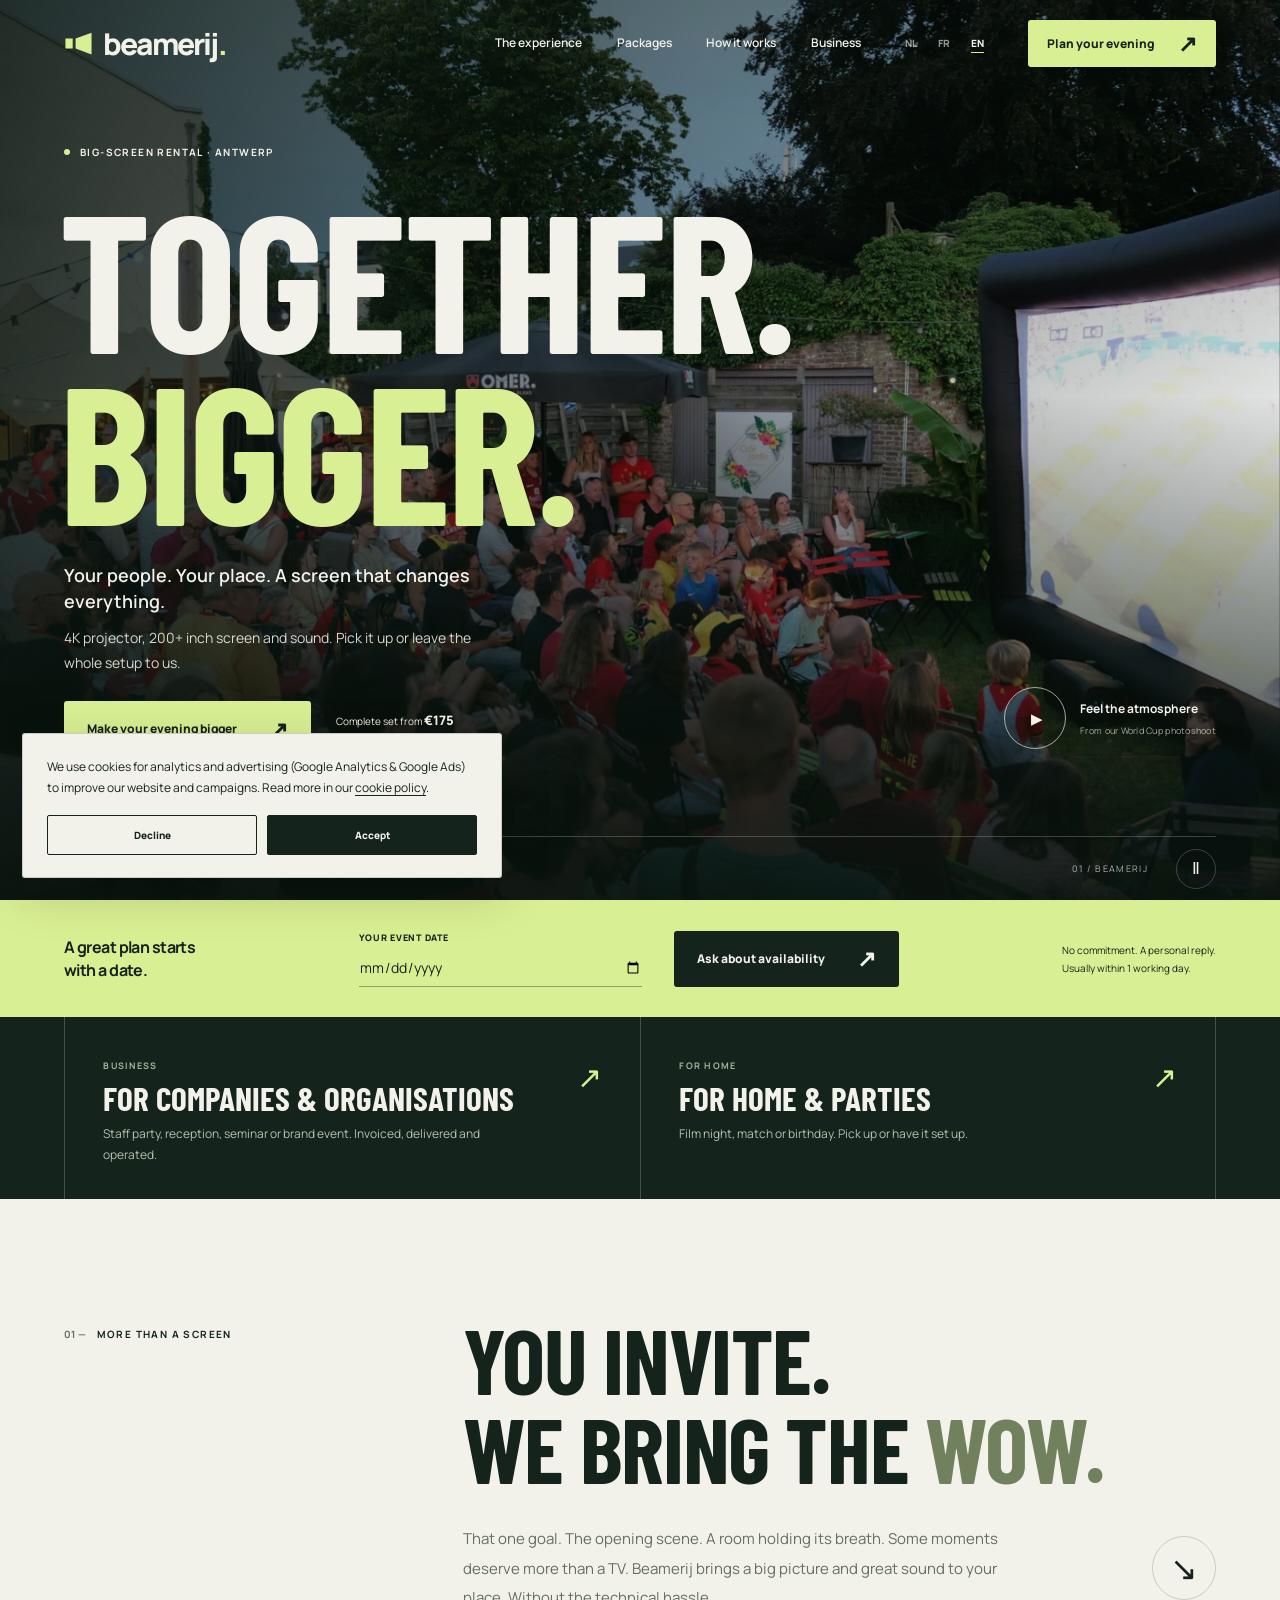
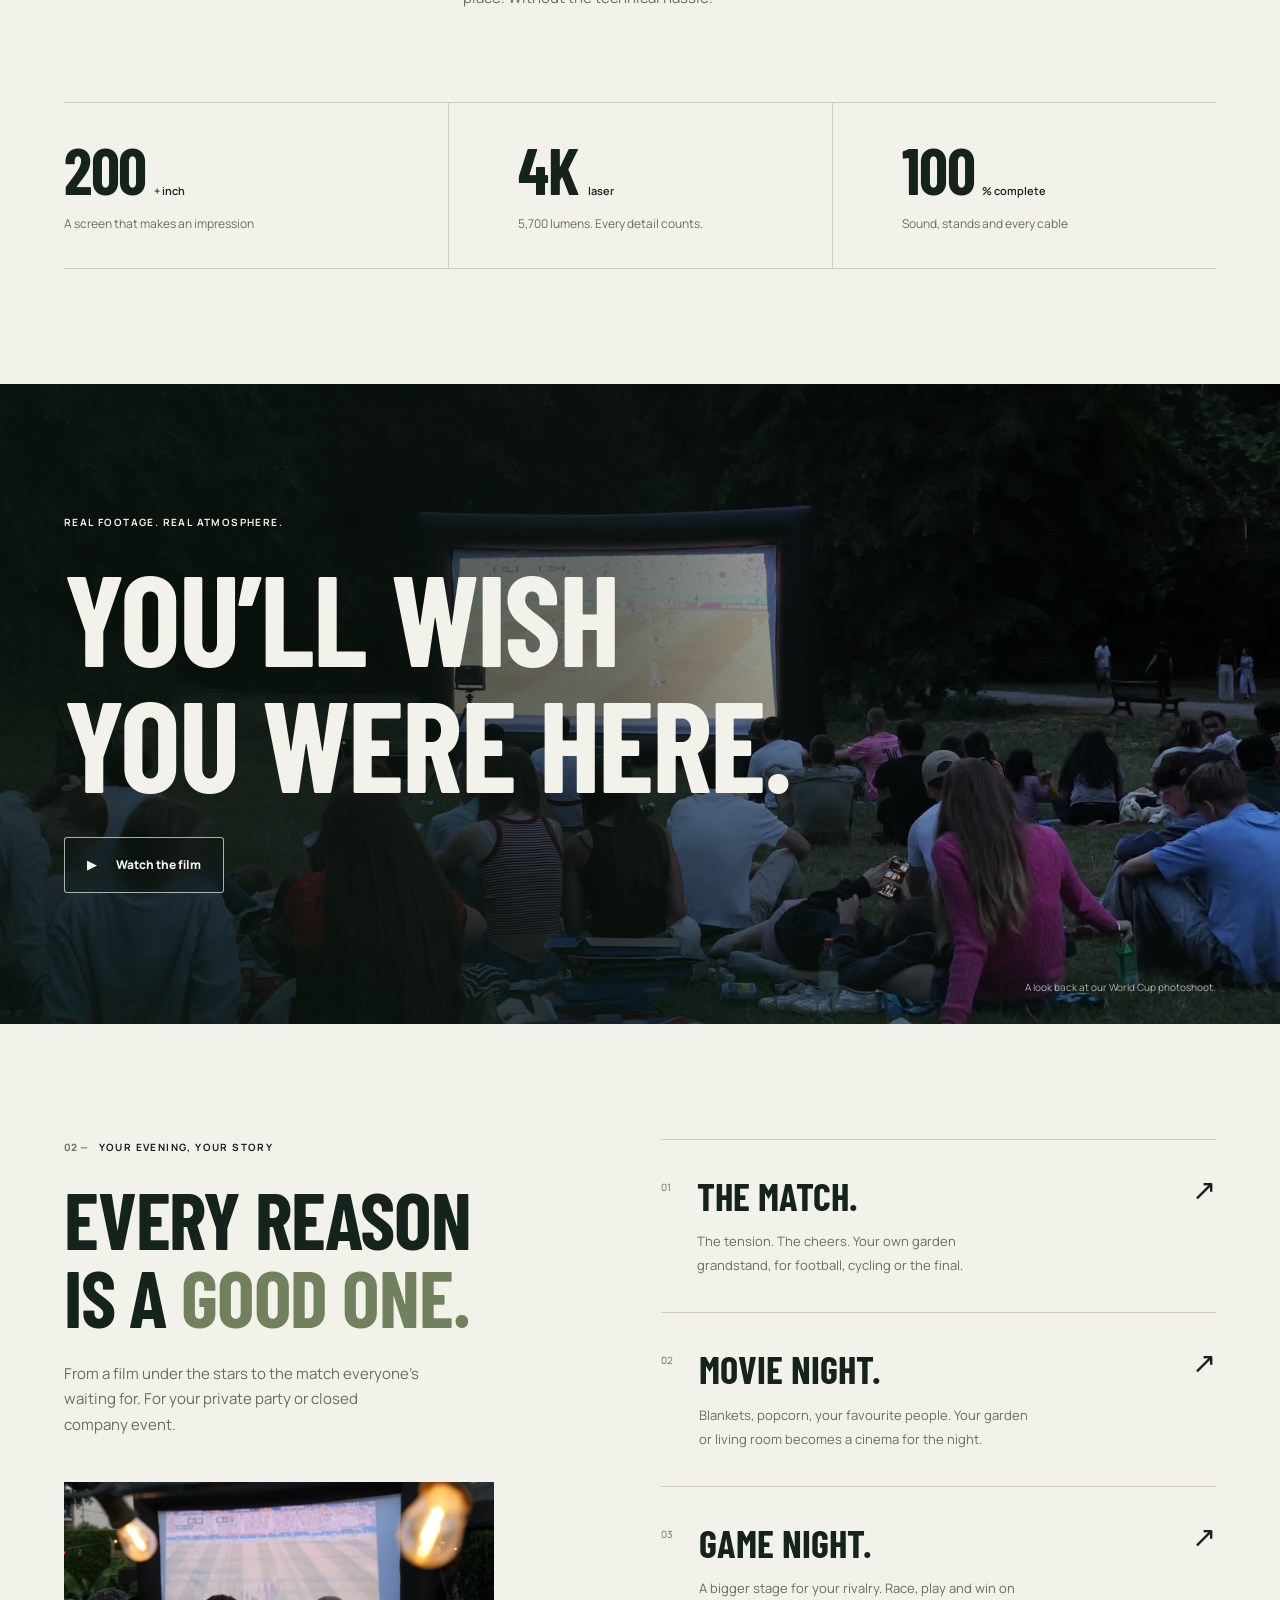
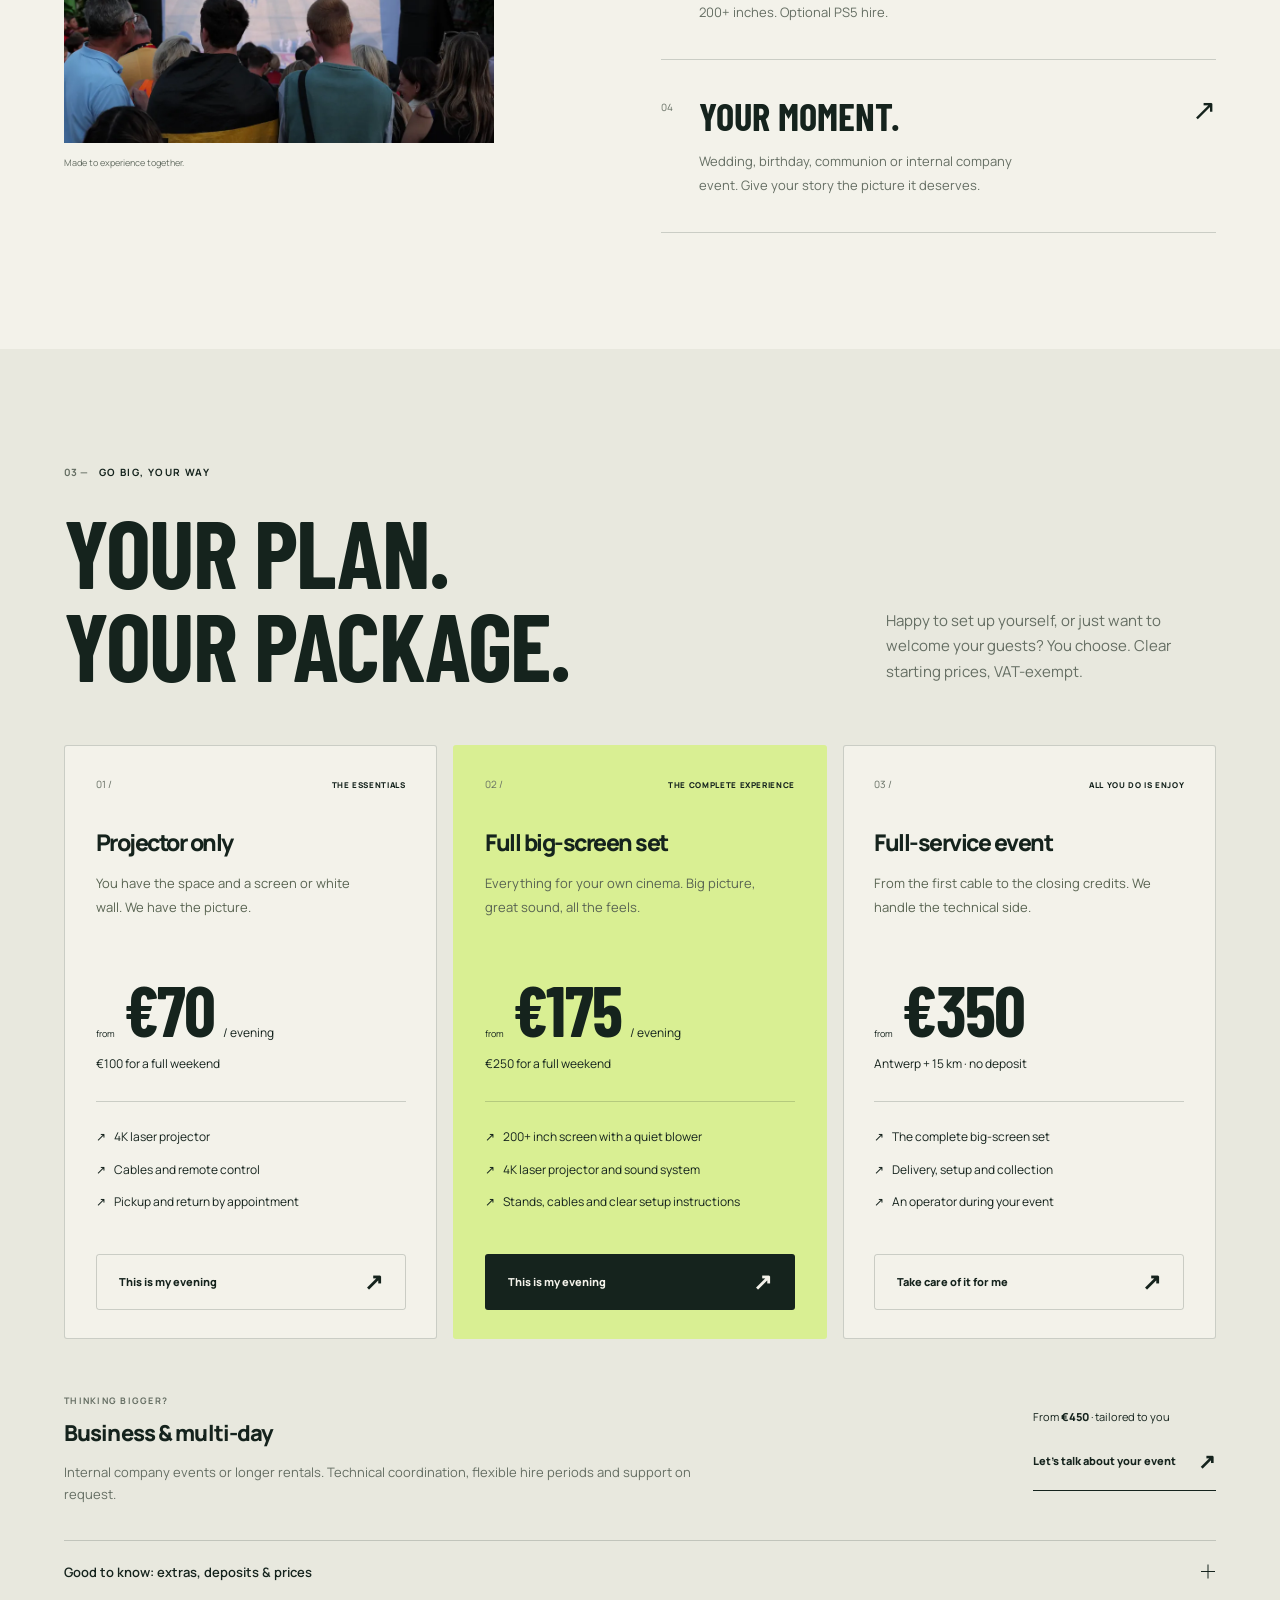
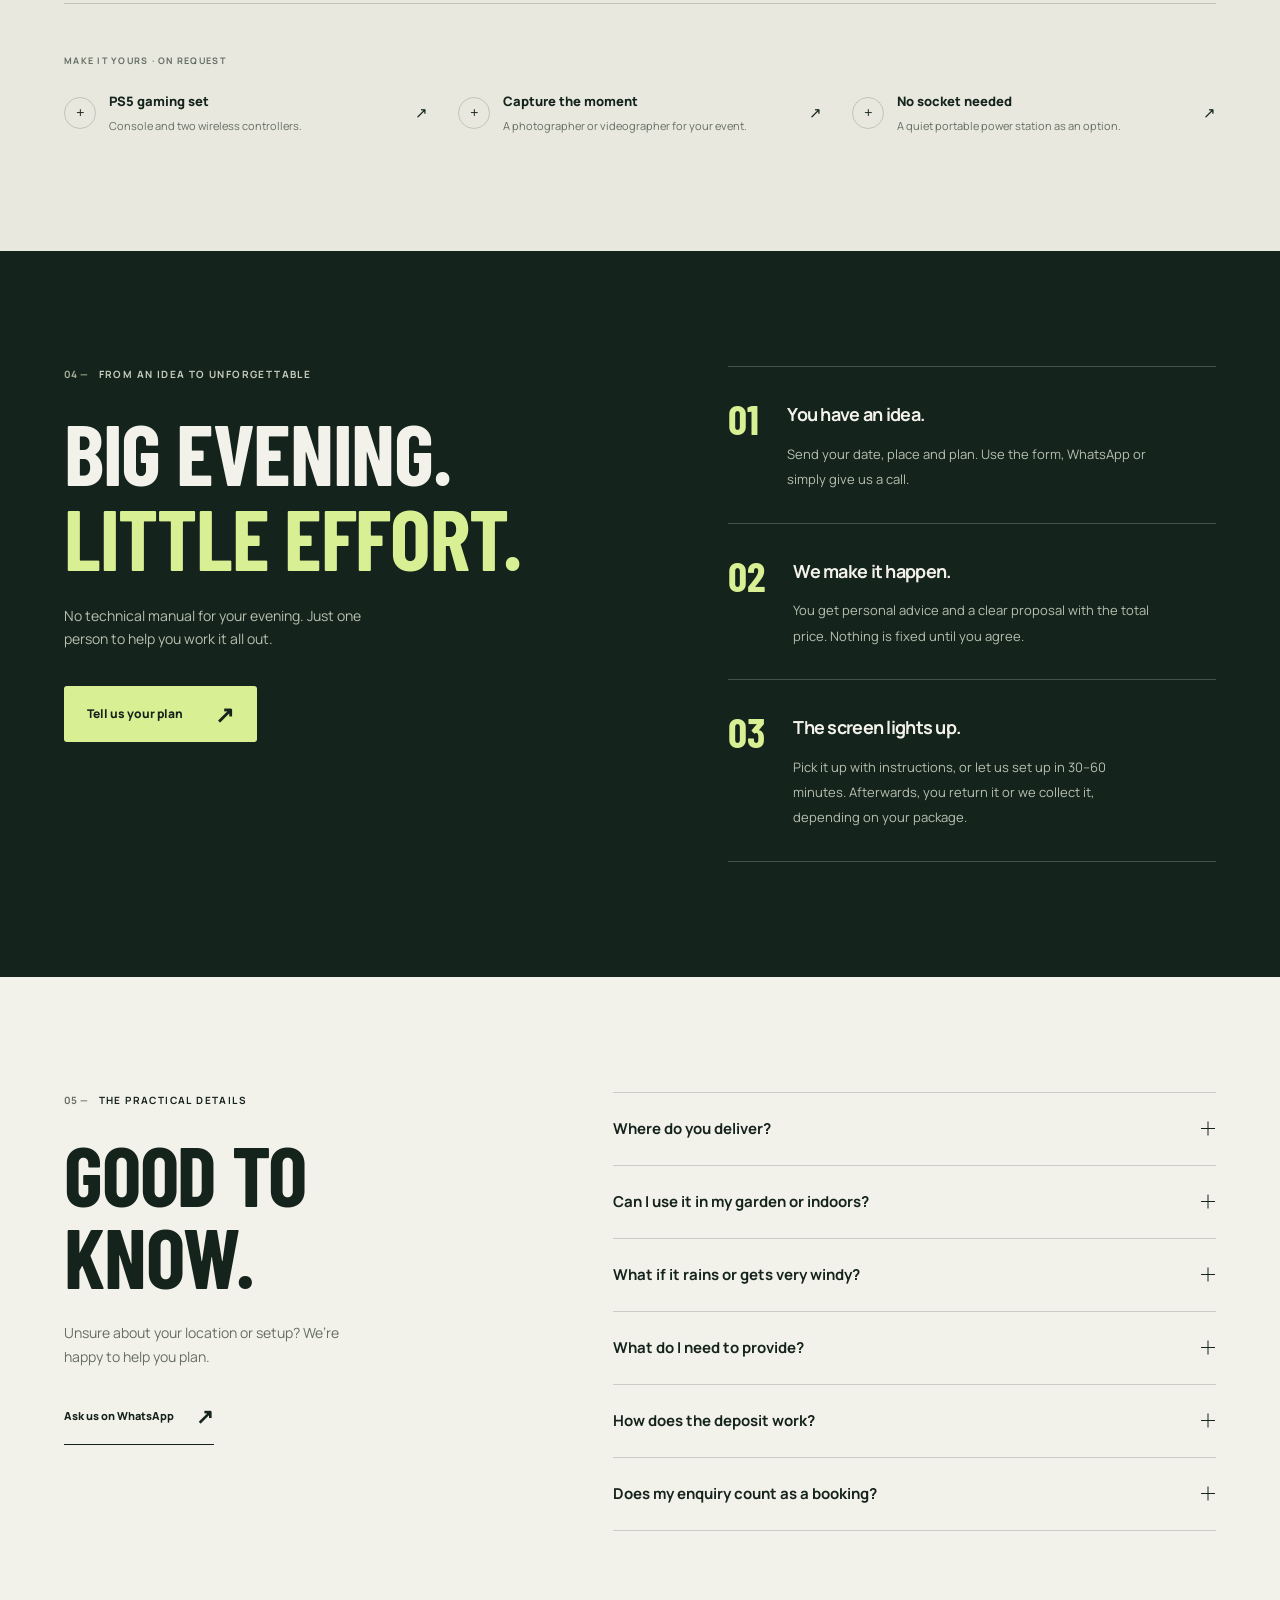
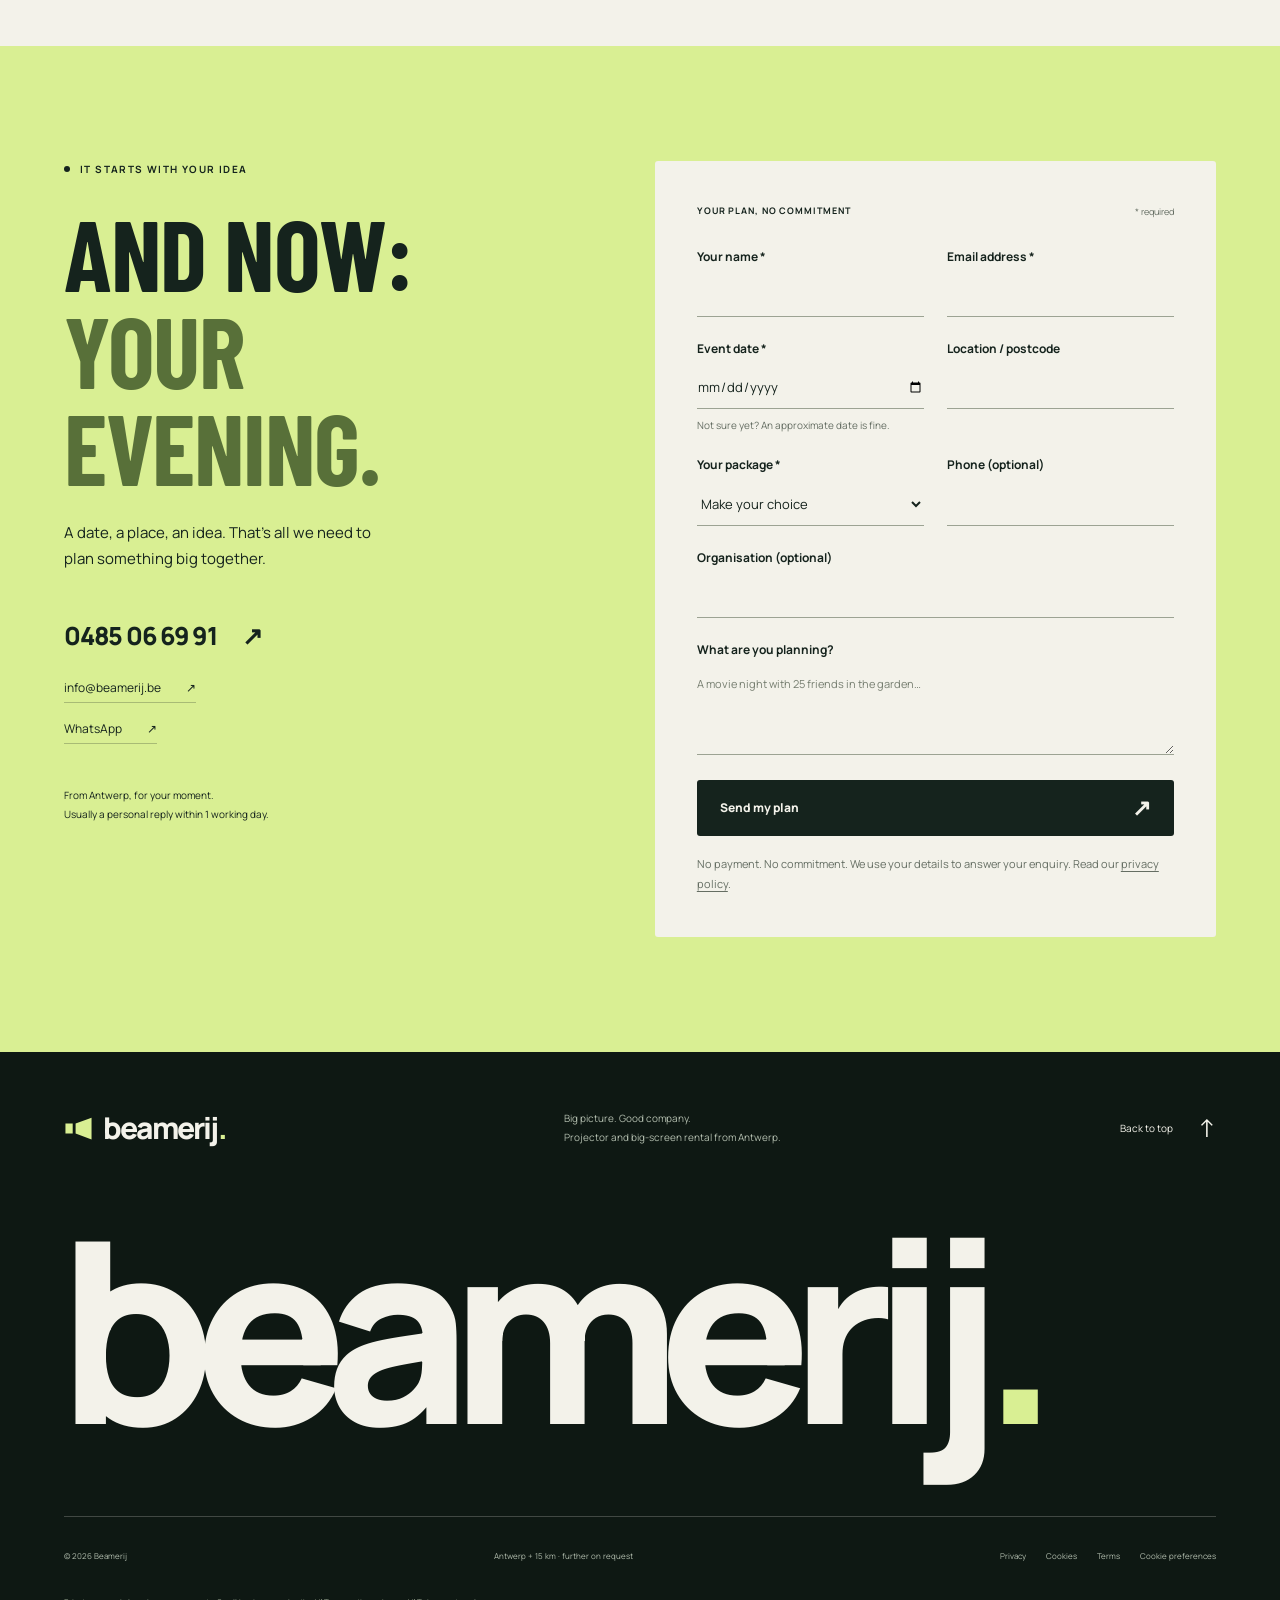
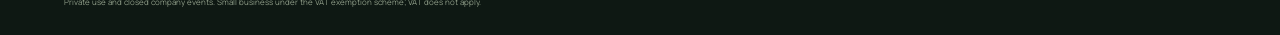
<file: index.html>
<!doctype html>
<html lang="nl-BE">
<head>
  <meta charset="utf-8">
  <meta name="viewport" content="width=device-width, initial-scale=1">
  <meta name="theme-color" content="#15231d">
  <meta name="description" content="Maak je avond groots met Beamerij. Huur een 4K-beamer, 200+ inch scherm en geluid in Antwerpen. Complete set vanaf €175. Zelf afhalen of volledig laten opbouwen.">
  <meta name="robots" content="index,follow">
  <title>Beamerij — Samen. Groots. | Big-screen verhuur Antwerpen</title>
  <link rel="canonical" href="https://beamerij.be/">
  <link rel="icon" href="/favicon.ico?v=20260906-samen-groots" sizes="16x16 32x32 48x48">
  <link rel="icon" href="/images/favicon.svg?v=20260906-samen-groots" type="image/svg+xml" sizes="any">
  <link rel="apple-touch-icon" href="images/apple-touch-icon.png">
  <link rel="manifest" href="site.webmanifest">
  <link rel="preload" href="fonts/barlow-condensed-latin-700.woff2" as="font" type="font/woff2" crossorigin>
  <link rel="preload" href="fonts/manrope-latin-variable.woff2" as="font" type="font/woff2" crossorigin>
  <link rel="preload" as="image" href="images/campaign/terrace-1600.webp" imagesrcset="images/campaign/terrace-960.webp 960w, images/campaign/terrace-1600.webp 1600w, images/campaign/terrace-2400.webp 2400w" imagesizes="100vw" fetchpriority="high">
  <meta property="og:locale" content="nl_BE">
  <meta property="og:type" content="website">
  <meta property="og:title" content="Beamerij — Samen. Groots.">
  <meta property="og:description" content="Jouw mensen. Jouw plek. Groots beeld. 4K big-screen verhuur in Antwerpen, van zelf afhalen tot volledig verzorgd.">
  <meta property="og:url" content="https://beamerij.be/">
  <meta property="og:site_name" content="Beamerij">
  <meta property="og:image" content="https://beamerij.be/images/campaign/social.jpg">
  <meta property="og:image:alt" content="Samen voetbal kijken op een groot scherm, uit de Beamerij-photoshoot">
  <meta property="og:image:width" content="1200">
  <meta property="og:image:height" content="630">
  <meta name="twitter:card" content="summary_large_image">
  <meta name="twitter:title" content="Beamerij — Samen. Groots.">
  <meta name="twitter:description" content="4K-beamer, groot scherm en geluid. Jij nodigt uit. Wij brengen het beeld.">
  <meta name="twitter:image" content="https://beamerij.be/images/campaign/social.jpg">
  <link rel="alternate" hreflang="nl-be" href="https://beamerij.be/">
  <link rel="alternate" hreflang="fr-be" href="https://beamerij.be/?lang=fr">
  <link rel="alternate" hreflang="en" href="https://beamerij.be/?lang=en">
  <link rel="alternate" hreflang="x-default" href="https://beamerij.be/">
  <link rel="stylesheet" href="styles.css?v=20261026-zakelijk">
  <noscript><style>.nav-toggle,.nav-links,.lang-switch,[data-open-film],[data-toggle-motion],.quick-check{display:none!important}html{scroll-padding-top:150px}</style></noscript>
  <script>
    window.dataLayer = window.dataLayer || [];
    function gtag(){dataLayer.push(arguments);}
    gtag('consent', 'default', {ad_storage:'denied',ad_user_data:'denied',ad_personalization:'denied',analytics_storage:'denied',wait_for_update:500});
    gtag('set', 'ads_data_redaction', true);
    gtag('set', 'url_passthrough', true);
  </script>
  <script async src="https://www.googletagmanager.com/gtag/js?id=G-XQZCP49KPX"></script>
  <script>gtag('js', new Date());gtag('config', 'G-XQZCP49KPX');</script>
  <script>
    gtag('config', 'AW-18262074604/eXWjCJSWiPAcEOzJhIRE', {
      'phone_conversion_number': '0485 06 69 91',
      'phone_conversion_callback': function (formattedNumber, mobileNumber) {
        function updatePhoneLink() {
          var link = document.querySelector('.contact-phone');
          if (!link || !formattedNumber || !mobileNumber) return;
          link.href = 'tel:' + mobileNumber;
          if (link.firstChild && link.firstChild.nodeType === 3) {
            link.firstChild.nodeValue = formattedNumber + ' ';
          }
        }
        if (document.readyState === 'loading') {
          document.addEventListener('DOMContentLoaded', updatePhoneLink, { once: true });
        } else {
          updatePhoneLink();
        }
      }
    });
  </script>
  <script type="application/ld+json">{"@context":"https://schema.org","@type":"LocalBusiness","@id":"https://beamerij.be/#business","name":"Beamerij","url":"https://beamerij.be/","image":"https://beamerij.be/images/campaign/social.jpg","description":"Beamer- en big-screenverhuur voor bedrijfsevents, organisaties en private evenementen in Antwerpen.","priceRange":"€70–€450+","currenciesAccepted":"EUR","email":"info@beamerij.be","telephone":"+32485066991","areaServed":{"@type":"City","name":"Antwerpen"},"makesOffer":[{"@type":"Offer","name":"Alleen beamer — per avond","price":"70","priceCurrency":"EUR"},{"@type":"Offer","name":"Full big-screen set — per avond","price":"175","priceCurrency":"EUR"},{"@type":"Offer","name":"Full-service event — vanaf","price":"350","priceCurrency":"EUR"},{"@type":"Offer","name":"Business en meerdaags — vanaf","price":"450","priceCurrency":"EUR"}]}</script>
</head>
<body>
  <a class="skip-link" href="#main-content" data-i18n="skip">Ga naar inhoud</a>
  <header class="site-header" data-header>
    <nav class="container nav" aria-label="Hoofdnavigatie" data-i18n-al="nav.aria">
      <a class="brand" href="#top" aria-label="Beamerij">
        <svg class="brand-symbol" viewBox="0 0 40 32" fill="none" aria-hidden="true"><path d="M2 9h10v14H2zM16 9 38 1v30l-22-8z" fill="currentColor"/></svg>
        <span class="brand-word">beamerij<span class="brand-dot">.</span></span>
      </a>
      <button class="nav-toggle" type="button" aria-expanded="false" aria-controls="main-navigation"><span class="sr-only" data-i18n="nav.menu">Menu openen</span><span class="nav-toggle-line"></span><span class="nav-toggle-line"></span></button>
      <div class="nav-links" id="main-navigation">
        <a href="#beleving" data-i18n="nav.experience">De beleving</a>
        <a href="#pakketten" data-i18n="nav.packages">Pakketten</a>
        <a href="#werkwijze" data-i18n="nav.how">Zo werkt het</a>
        <a href="/zakelijk" data-i18n="nav.business">Zakelijk</a>
        <div class="lang-switch" role="group" aria-label="Taal / Langue / Language"><button type="button" data-lang="nl" aria-pressed="true">NL</button><button type="button" data-lang="fr" aria-pressed="false">FR</button><button type="button" data-lang="en" aria-pressed="false">EN</button></div>
        <a class="button button-small" href="#contact"><span data-i18n="nav.cta">Plan je avond</span><span class="arrow" aria-hidden="true">↗</span></a>
      </div>
    </nav>
  </header>
  <noscript><nav class="no-script-nav" aria-label="Navigatie"><a href="#pakketten">Pakketten</a><a href="images/campaign/event-film.mp4?v=20260905-audio">Sfeerfilm</a><a href="#contact">Plan je avond ↗</a></nav></noscript>

  <main id="main-content">
    <section class="hero" id="top" aria-labelledby="hero-title">
      <div class="hero-media" data-hero-media>
        <img class="hero-poster" src="images/campaign/terrace-1600.webp" srcset="images/campaign/terrace-960.webp 960w, images/campaign/terrace-1600.webp 1600w, images/campaign/terrace-2400.webp 2400w" sizes="100vw" width="2400" height="1600" alt="" fetchpriority="high">
        <video id="hero-film" class="hero-video" muted loop playsinline preload="none" aria-hidden="true" tabindex="-1" data-src="images/campaign/hero-loop.mp4"></video>
      </div>
      <div class="hero-shade" aria-hidden="true"></div>
      <div class="container hero-content">
        <p class="eyebrow hero-eyebrow"><span class="status-dot" aria-hidden="true"></span><span data-i18n="hero.eyebrow">Big-screen verhuur · Antwerpen</span></p>
        <h1 id="hero-title"><span class="title-mask"><span data-i18n="hero.line1">Samen.</span></span><span class="title-mask"><span class="text-accent" data-i18n="hero.line2">Groots.</span></span></h1>
        <div class="hero-bottom">
          <div class="hero-intro">
            <p class="hero-copy" data-i18n="hero.copy">Jouw mensen. Jouw plek. Een scherm dat alles verandert.</p>
            <p class="hero-description" data-i18n="hero.description">4K-beamer, 200+ inch scherm en geluid. Zelf afhalen of volledig laten opbouwen.</p>
            <div class="hero-actions"><a class="button" href="#contact"><span data-i18n="hero.cta">Maak je avond groots</span><span class="arrow" aria-hidden="true">↗</span></a><a class="hero-price" href="#pakketten" data-i18n="hero.price">Complete set vanaf <strong>€175</strong><span> / avond</span></a></div>
          </div>
          <button class="film-link" type="button" data-open-film><span class="play-circle" aria-hidden="true">▶</span><span><b data-i18n="hero.film">Voel de sfeer</b><small data-i18n="hero.filmnote">Uit onze WK-photoshoot</small></span></button>
        </div>
      </div>
      <div class="hero-rail container"><span data-i18n="hero.rail">Niet gewoon kijken. Samen beleven.</span><div><span class="hero-count" aria-hidden="true">01 / BEAMERIJ</span><button class="motion-toggle" type="button" data-toggle-motion aria-pressed="false" data-i18n-al="motion.pause" aria-label="Pauzeer beweging"><span data-motion-icon aria-hidden="true">Ⅱ</span></button></div></div>
    </section>

    <section class="date-strip" aria-label="Vraag je datum aan" data-i18n-al="quick.aria">
      <div class="container date-strip-inner"><p data-i18n="quick.title">Een goed plan begint<br>met een datum.</p><form class="quick-check" data-quick-check><div class="quick-field"><label for="hero-date" data-i18n="quick.label">Jouw eventdatum</label><input id="hero-date" type="date" required></div><button class="button button-dark" type="submit"><span data-i18n="quick.cta">Vraag beschikbaarheid</span><span class="arrow" aria-hidden="true">↗</span></button></form><noscript><a class="button button-dark" href="#contact">Vraag je datum aan ↗</a></noscript><span class="quick-note" data-i18n="quick.note">Vrijblijvend. Persoonlijk antwoord.<br>Meestal binnen 1 werkdag.</span></div>
    </section>

    <section class="doors" aria-label="Kies je ingang" data-i18n-al="door.eyebrow">
      <div class="container door-grid">
        <a class="door" href="/zakelijk"><div><p class="eyebrow" data-i18n="nav.business">Zakelijk</p><h2 data-i18n="door.b.t">Voor bedrijven &amp; organisaties</h2><p data-i18n="door.b.d">Personeelsfeest, receptie, seminarie of merkevent. Op factuur, geleverd en bediend.</p></div><span aria-hidden="true">↗</span></a>
        <a class="door" href="#pakketten"><div><p class="eyebrow" data-i18n="z.nav.home">Voor thuis</p><h2 data-i18n="door.p.t">Voor thuis &amp; feestjes</h2><p data-i18n="door.p.d">Filmavond, match of verjaardag. Zelf afhalen of laten opbouwen.</p></div><span aria-hidden="true">↗</span></a>
      </div>
    </section>

    <section class="section introduction" id="beleving" aria-labelledby="intro-title">
      <div class="container intro-grid">
        <p class="eyebrow" data-reveal><span class="section-index">01 —</span> <span data-i18n="intro.eyebrow">Meer dan een scherm</span></p>
        <div><h2 class="display-title" id="intro-title" data-reveal data-i18n="intro.title">Je nodigt uit.<br>Wij brengen de <em>wauw.</em></h2><div class="intro-bottom" data-reveal><p data-i18n="intro.copy">Die ene goal. De eerste scène. Een zaal die even stilvalt. Sommige momenten verdienen meer dan een tv. Beamerij brengt groots beeld en goed geluid naar jouw plek. Zonder technisch gedoe.</p><a class="round-link" href="#set" data-i18n-al="intro.setaria" aria-label="Ontdek de complete set"><span aria-hidden="true">↘</span></a></div></div>
      </div>
      <div class="container stats-row" id="set" data-reveal-group>
        <div class="stat" data-reveal><strong>200<span>+ inch</span></strong><p data-i18n="stat.screen">Een scherm dat indruk maakt</p></div><div class="stat" data-reveal><strong>4K<span> laser</span></strong><p data-i18n="stat.projector">5.700 lumen. Elk detail telt.</p></div><div class="stat" data-reveal><strong>100<span data-i18n="stat.completelabel">% compleet</span></strong><p data-i18n="stat.complete">Geluid, stands en alle kabels</p></div>
      </div>
    </section>

    <section class="showcase" aria-labelledby="showcase-title">
      <div class="showcase-image" data-reveal="image"><img src="images/campaign/night-1600.webp" srcset="images/campaign/night-960.webp 960w, images/campaign/night-1600.webp 1600w, images/campaign/night-2400.webp 2400w" sizes="100vw" width="2400" height="1600" loading="lazy" decoding="async" alt="Samen in het gras voor het grote scherm tijdens de Beamerij-photoshoot" data-i18n-alt="media.night"></div>
      <div class="showcase-overlay"></div><div class="container showcase-content"><p class="eyebrow" data-i18n="showcase.eyebrow">Echt beeld. Echte sfeer.</p><h2 class="display-title" id="showcase-title" data-reveal data-i18n="showcase.title">Hier wil je<br>bij zijn.</h2><button class="button button-glass" type="button" data-open-film><span aria-hidden="true">▶</span><span data-i18n="showcase.play">Bekijk de sfeerfilm</span></button><p class="showcase-caption" data-i18n="showcase.caption">Een terugblik op onze WK-photoshoot.</p></div>
    </section>

    <section class="section occasions" id="gelegenheden" aria-labelledby="occasions-title">
      <div class="container occasions-layout"><div class="occasions-intro"><p class="eyebrow" data-reveal><span class="section-index">02 —</span> <span data-i18n="occ.eyebrow">Jouw avond, jouw verhaal</span></p><h2 class="display-title" id="occasions-title" data-reveal data-i18n="occ.title">Elke reden<br>is een <em>goede.</em></h2><p data-reveal data-i18n="occ.intro">Van een film onder de sterren tot de match waar iedereen op wacht. Voor jouw privéfeest of besloten bedrijfsevent.</p><div class="occasion-photo" data-reveal="image"><img src="images/campaign/crowd-960.webp" width="960" height="640" alt="Supporters samen op het terras tijdens de photoshoot" data-i18n-alt="media.crowd" loading="lazy" decoding="async"><span class="photo-label" data-i18n="occ.photo">Gemaakt om samen te beleven.</span></div></div>
        <div class="experience-list" data-reveal-group>
          <a class="experience-row" href="#contact" data-occasion="Sportavond" data-reveal><span class="experience-number">01</span><div><h3 data-i18n="occ.1.t">De match.</h3><p data-i18n="occ.1.d">De spanning. Het gejuich. Je eigen tribune in de tuin, voor voetbal, koers of de finale.</p></div><span class="experience-arrow" aria-hidden="true">↗</span></a>
          <a class="experience-row" href="#contact" data-occasion="Filmavond" data-reveal><span class="experience-number">02</span><div><h3 data-i18n="occ.2.t">De filmavond.</h3><p data-i18n="occ.2.d">Dekentjes, popcorn, je favoriete mensen. Jouw tuin of living wordt even een bioscoop.</p></div><span class="experience-arrow" aria-hidden="true">↗</span></a>
          <a class="experience-row" href="#contact" data-occasion="Gamingavond" data-reveal><span class="experience-number">03</span><div><h3 data-i18n="occ.3.t">De game night.</h3><p data-i18n="occ.3.d">Een groter speelveld voor je rivaliteit. Race, speel en win op 200+ inch. PS5 optioneel.</p></div><span class="experience-arrow" aria-hidden="true">↗</span></a>
          <a class="experience-row" href="#contact" data-occasion="Feest of bedrijfsevent" data-reveal><span class="experience-number">04</span><div><h3 data-i18n="occ.4.t">Jouw moment.</h3><p data-i18n="occ.4.d">Huwelijk, verjaardag, communie of intern bedrijfsevent. Geef je verhaal het beeld dat het verdient.</p></div><span class="experience-arrow" aria-hidden="true">↗</span></a>
        </div>
      </div>
    </section>

    <section class="section packages" id="pakketten" aria-labelledby="packages-title">
      <div class="container"><div class="section-heading"><div><p class="eyebrow" data-reveal><span class="section-index">03 —</span> <span data-i18n="pkg.eyebrow">Groots, op jouw manier</span></p><h2 class="display-title" id="packages-title" data-reveal data-i18n="pkg.title">Jouw plan.<br>Jouw pakket.</h2></div><p data-reveal data-i18n="pkg.intro">Zelf de handen uit de mouwen of alleen je gasten ontvangen? Jij kiest. Heldere vanafprijzen, vrijgesteld van btw.</p></div>
        <div class="package-grid" data-reveal-group>
          <article class="package-card" data-reveal><div class="package-top"><span class="package-number">01 /</span><span class="package-label" data-i18n="pkg.1.label">De essentie</span></div><h3 data-i18n="pkg.1.t">Alleen beamer</h3><p class="package-description" data-i18n="pkg.1.d">Jij hebt de plek en een scherm of witte muur. Wij hebben het beeld.</p><p class="price"><span data-i18n="pkg.from">vanaf</span><strong>€70</strong><small data-i18n="pkg.night">/ avond</small></p><p class="price-sub" data-i18n="pkg.1.sub">€100 voor een heel weekend</p><ul><li data-i18n="pkg.1.f1">4K laserprojector</li><li data-i18n="pkg.1.f2">Kabels en afstandsbediening</li><li data-i18n="pkg.1.f3">Afhalen en terugbrengen op afspraak</li></ul><a href="#contact" class="button button-outline" data-package="Alleen beamer"><span data-i18n="pkg.select">Dit wordt mijn avond</span><span class="arrow" aria-hidden="true">↗</span></a></article>
          <article class="package-card package-featured" data-reveal><div class="package-top"><span class="package-number">02 /</span><span class="package-label" data-i18n="pkg.2.label">De complete ervaring</span></div><h3 data-i18n="pkg.2.t">Full big-screen set</h3><p class="package-description" data-i18n="pkg.2.d">Alles voor jouw eigen cinema. Groot beeld, goed geluid, groots gevoel.</p><p class="price"><span data-i18n="pkg.from">vanaf</span><strong>€175</strong><small data-i18n="pkg.night">/ avond</small></p><p class="price-sub" data-i18n="pkg.2.sub">€250 voor een heel weekend</p><ul><li data-i18n="pkg.2.f1">200+ inch scherm met stille blower</li><li data-i18n="pkg.2.f2">4K laserprojector en geluidsset</li><li data-i18n="pkg.2.f3">Stands, kabels en duidelijke opbouwuitleg</li></ul><a href="#contact" class="button button-dark" data-package="Full big-screen set"><span data-i18n="pkg.select">Dit wordt mijn avond</span><span class="arrow" aria-hidden="true">↗</span></a></article>
          <article class="package-card" data-reveal><div class="package-top"><span class="package-number">03 /</span><span class="package-label" data-i18n="pkg.3.label">Jij hoeft alleen te genieten</span></div><h3 data-i18n="pkg.3.t">Full-service event</h3><p class="package-description" data-i18n="pkg.3.d">Van de eerste kabel tot de laatste aftiteling. Wij regelen de techniek.</p><p class="price"><span data-i18n="pkg.from">vanaf</span><strong>€350</strong></p><p class="price-sub" data-i18n="pkg.3.sub">Antwerpen + 15 km · geen waarborg</p><ul><li data-i18n="pkg.3.f1">De volledige big-screen set</li><li data-i18n="pkg.3.f2">Levering, opbouw en ophaling</li><li data-i18n="pkg.3.f3">Bediening tijdens jouw event</li></ul><a href="#contact" class="button button-outline" data-package="Full-service event"><span data-i18n="pkg.service">Regel het voor mij</span><span class="arrow" aria-hidden="true">↗</span></a></article>
        </div>
        <div class="business-package" data-reveal><div><span class="eyebrow" data-i18n="pkg.4.label">Een groter plan?</span><h3 data-i18n="pkg.4.t">Business &amp; meerdaags</h3><p data-i18n="pkg.4.d">Interne bedrijfsevents of langer huren. Technische afstemming, een flexibele huurperiode en begeleiding op aanvraag.</p></div><div><p class="business-price" data-i18n="pkg.4.price">Vanaf <strong>€450</strong> · op maat</p><a class="text-link" href="/zakelijk"><span data-i18n="pkg.discuss">Bespreek je event</span><span aria-hidden="true">↗</span></a></div></div>
        <details class="pricing-details"><summary><span data-i18n="pkg.details">Goed om te weten: extra’s, waarborg &amp; prijzen</span><span class="faq-icon" aria-hidden="true"></span></summary><div><p data-i18n="pkg.note1"><strong>Extra’s bij afhaalpakketten:</strong> levering, opbouw en ophaling €50–80 · operator €100–125 · extra speaker of bekabeling €15–25.</p><p data-i18n="pkg.note2"><strong>Waarborg:</strong> beamer €300–400 · full set €500–750. In overleg is een identiteitskaart met ondertekende overeenkomst mogelijk. Bij full-service is geen waarborg nodig.</p><p data-i18n="pkg.note3"><strong>Transparant voorstel:</strong> alle prijzen zijn vrijgesteld van btw. Eventuele extra’s spreken we vooraf af. Je ontvangt de totaalprijs voor je bevestigt.</p></div></details>
        <div class="addons" data-reveal><p class="eyebrow" data-i18n="addon.title">Maak het helemaal van jou · op aanvraag</p><div class="addon-grid"><a href="#contact" data-addon="PS5 gaming-set"><span class="addon-mark" aria-hidden="true">+</span><div><h3 data-i18n="addon.1.t">PS5 gaming-set</h3><p data-i18n="addon.1.d">Console en twee draadloze controllers.</p></div><span aria-hidden="true">↗</span></a><a href="#contact" data-addon="Fotograaf en videograaf"><span class="addon-mark" aria-hidden="true">+</span><div><h3 data-i18n="addon.2.t">Leg het moment vast</h3><p data-i18n="addon.2.d">Fotograaf of videograaf voor jouw event.</p></div><span aria-hidden="true">↗</span></a><a href="#contact" data-addon="Powerstation"><span class="addon-mark" aria-hidden="true">+</span><div><h3 data-i18n="addon.3.t">Zonder stopcontact</h3><p data-i18n="addon.3.d">Een stille powerstation als stroomoptie.</p></div><span aria-hidden="true">↗</span></a></div></div>
      </div>
    </section>

    <section class="section process" id="werkwijze" aria-labelledby="process-title"><div class="container process-layout"><div class="process-intro"><p class="eyebrow" data-reveal><span class="section-index">04 —</span> <span data-i18n="proc.eyebrow">Van idee naar onvergetelijk</span></p><h2 class="display-title" id="process-title" data-reveal data-i18n="proc.title">Grootse avond.<br><em>Kleine moeite.</em></h2><p data-reveal data-i18n="proc.intro">Geen technische handleiding voor je avond. Wel één aanspreekpunt dat met je meedenkt.</p><a class="button" href="#contact" data-reveal><span data-i18n="proc.cta">Vertel ons je plan</span><span class="arrow" aria-hidden="true">↗</span></a></div><ol class="process-list" data-reveal-group><li data-reveal><span class="step-num">01</span><div><h3 data-i18n="proc.1.t">Jij hebt een idee.</h3><p data-i18n="proc.1.d">Stuur je datum, plek en plan. Via het formulier, WhatsApp of gewoon even bellen.</p></div></li><li data-reveal><span class="step-num">02</span><div><h3 data-i18n="proc.2.t">We maken het concreet.</h3><p data-i18n="proc.2.d">Je krijgt persoonlijk advies en een helder voorstel met de totaalprijs. Pas na jouw akkoord leggen we alles vast.</p></div></li><li data-reveal><span class="step-num">03</span><div><h3 data-i18n="proc.3.t">Het scherm gaat aan.</h3><p data-i18n="proc.3.d">Zelf afhalen met uitleg of ons laten opbouwen in 30–60 minuten. Na afloop breng je terug of halen wij op, volgens je pakket.</p></div></li></ol></div></section>

    <section class="section faq" id="faq" aria-labelledby="faq-title"><div class="container faq-layout"><div><p class="eyebrow" data-reveal><span class="section-index">05 —</span> <span data-i18n="faq.eyebrow">Nog even praktisch</span></p><h2 class="display-title" id="faq-title" data-reveal data-i18n="faq.title">Goed om<br>te weten.</h2><p data-reveal data-i18n="faq.intro">Twijfel je over je locatie of opstelling? We denken graag met je mee.</p><a class="text-link" href="https://wa.me/32485066991" target="_blank" rel="noopener noreferrer" data-reveal><span data-i18n="faq.link">Stel je vraag via WhatsApp</span><span aria-hidden="true">↗</span></a></div><div class="faq-list" data-reveal>
      <details><summary><span data-i18n="faq.1.q">Waar leveren jullie?</span><span class="faq-icon" aria-hidden="true"></span></summary><p data-i18n="faq.1.a">In Antwerpen en ongeveer 15 km errond: onder meer Berchem, Deurne, Wilrijk, Mortsel, Edegem, Schoten en Brasschaat. Verder weg? Vraag gerust. Zelf afhalen kan op afspraak. Levering zit in full-service en is als extra mogelijk bij de andere pakketten.</p></details>
      <details><summary><span data-i18n="faq.2.q">Kan het ook in mijn tuin of binnen?</span><span class="faq-icon" aria-hidden="true"></span></summary><p data-i18n="faq.2.a">Ja. Tuin, terras, living, feestzaal of kantoor: we stemmen de opstelling af op je plek. Buiten is schemering of duisternis belangrijk voor mooi beeld. Stuur ons de beschikbare ruimte en lichtomstandigheden; we adviseren je vooraf.</p></details>
      <details><summary><span data-i18n="faq.3.q">Wat als het regent of hard waait?</span><span class="faq-icon" aria-hidden="true"></span></summary><p data-i18n="faq.3.a">Veiligheid eerst. Bij ongeschikt weer bekijken we samen vooraf een binnenalternatief, een nieuw moment of een andere passende oplossing. Een buitenopstelling is altijd weersafhankelijk.</p></details>
      <details><summary><span data-i18n="faq.4.q">Moet ik zelf iets voorzien?</span><span class="faq-icon" aria-hidden="true"></span></summary><p data-i18n="faq.4.a">Bij de complete set krijg je scherm, projector, geluid, stands en kabels. Voorzie een veilige plek en een normaal stopcontact. Geen stroom in de buurt? Een powerstation is op aanvraag beschikbaar. Je zorgt zelf voor je film, game of uitzending en de benodigde accounts en gebruiksrechten.</p></details>
      <details><summary><span data-i18n="faq.5.q">Hoe zit het met de waarborg?</span><span class="faq-icon" aria-hidden="true"></span></summary><p data-i18n="faq.5.a">Voor alleen de beamer is de waarborg €300–400; voor de full set €500–750. In overleg is een identiteitskaart met ondertekende overeenkomst mogelijk. Bij full-service met bediening ter plaatse betaal je geen waarborg. De huurder is verantwoordelijk voor schade, verlies of diefstal volgens de huurvoorwaarden.</p></details>
      <details><summary><span data-i18n="faq.6.q">Is mijn aanvraag meteen een boeking?</span><span class="faq-icon" aria-hidden="true"></span></summary><p data-i18n="faq.6.a">Nee. Je aanvraag is gratis en vrijblijvend. We controleren je datum en sturen een voorstel. Een boeking volgt pas na bevestiging. Annuleren kan volgens de afspraken in de algemene voorwaarden; afhankelijk van het moment kunnen kosten gelden.</p></details>
    </div></div></section>

    <section class="section contact" id="contact" aria-labelledby="contact-title"><div class="container contact-layout"><div class="contact-intro"><p class="eyebrow" data-reveal><span class="status-dot" aria-hidden="true"></span> <span data-i18n="contact.eyebrow">Het begint met jouw idee</span></p><h2 class="display-title" id="contact-title" data-reveal data-i18n="contact.title">En nu:<br><em>jouw avond.</em></h2><p data-reveal data-i18n="contact.copy">Een datum, een plek, een idee. Meer hebben we niet nodig om samen iets groots te plannen.</p><div class="contact-channels" data-reveal><a class="contact-phone" href="tel:+32485066991">0485 06 69 91 <span aria-hidden="true">↗</span></a><a href="mailto:info@beamerij.be">info@beamerij.be <span aria-hidden="true">↗</span></a><a href="https://wa.me/32485066991" target="_blank" rel="noopener noreferrer">WhatsApp <span aria-hidden="true">↗</span></a></div><p class="contact-note" data-reveal data-i18n="contact.response">Vanuit Antwerpen, voor jouw moment.<br>Meestal persoonlijk antwoord binnen 1 werkdag.</p></div>
      <form class="quote-form" id="quote-form" action="https://formspree.io/f/xvzjogpb" method="POST" data-formspree-endpoint="https://formspree.io/f/xvzjogpb" data-reveal>
        <div class="form-heading"><span class="eyebrow" data-i18n="form.eyebrow">Jouw plan, vrijblijvend</span><span class="form-required" data-i18n="form.required">* verplicht</span></div>
        <input type="hidden" id="occasion" name="gelegenheid"><input type="hidden" id="addons" name="opties"><input type="hidden" name="bron" value="home"><input type="hidden" name="gclid" data-gclid>
        <p class="selection-note" id="selection-note" hidden aria-live="polite"></p>
        <div class="form-row"><div class="field"><label for="name"><span data-i18n="form.name">Jouw naam</span> *</label><input id="name" name="naam" autocomplete="name" required></div><div class="field"><label for="email"><span data-i18n="form.email">E-mailadres</span> *</label><input id="email" name="email" type="email" autocomplete="email" required></div></div>
        <div class="form-row"><div class="field"><label for="date"><span data-i18n="form.date">Eventdatum</span> *</label><input id="date" name="datum" type="date" required aria-describedby="date-hint"><span class="field-hint" id="date-hint" data-i18n="form.datehint">Nog niet zeker? Een richtdatum mag ook.</span></div><div class="field"><label for="location" data-i18n="form.location">Locatie / postcode</label><input id="location" name="locatie" autocomplete="postal-code"></div></div>
        <div class="form-row"><div class="field"><label for="package"><span data-i18n="form.package">Jouw pakket</span> *</label><select id="package" name="pakket" required><option value="" selected disabled data-i18n="form.choose">Maak je keuze</option><option value="Alleen beamer" data-i18n="pkg.1.t">Alleen beamer</option><option value="Full big-screen set" data-i18n="pkg.2.t">Full big-screen set</option><option value="Full-service event" data-i18n="pkg.3.t">Full-service event</option><option value="Business of meerdaags" data-i18n="pkg.4.t">Business &amp; meerdaags</option><option value="Ik weet het nog niet" data-i18n="form.unsure">Ik wil graag advies</option></select></div><div class="field"><label for="phone" data-i18n="form.phone">Telefoon (optioneel)</label><input id="phone" name="telefoon" type="tel" autocomplete="tel"></div></div>
        <div class="field"><label for="org" data-i18n="form.org">Organisatie (optioneel)</label><input id="org" name="organisatie" autocomplete="organization"></div>
        <div class="field"><label for="message" data-i18n="form.message">Wat ben je van plan?</label><textarea id="message" name="bericht" rows="3" placeholder="Een filmavond met 25 vrienden in de tuin…" data-i18n-ph="form.placeholder"></textarea></div>
        <div class="form-footer"><button class="button button-dark" type="submit"><span data-i18n="form.submit">Verstuur mijn plan</span><span class="arrow" aria-hidden="true">↗</span></button><p data-i18n="form.consent">Geen betaling. Geen verplichting. We gebruiken je gegevens om je aanvraag te beantwoorden. Lees ons <a href="privacybeleid.html">privacybeleid</a>.</p></div>
        <p class="form-status" id="form-status" role="status" aria-live="polite"></p>
        <div class="form-success" id="form-success" tabindex="-1" hidden><span class="success-mark" aria-hidden="true">↗</span><h3 data-i18n="form.successtitle">Jouw plan is onderweg.</h3><p data-i18n="form.successbody">Bedankt! Je hoort meestal binnen 1 werkdag van ons met een persoonlijk voorstel. Je aanvraag is nog geen bevestigde boeking.</p><a class="text-link" href="https://wa.me/32485066991" target="_blank" rel="noopener noreferrer" data-i18n="form.urgent">Toch nog iets toevoegen? Stuur een WhatsApp.</a></div>
      </form></div></section>
  </main>

  <footer class="site-footer"><div class="container"><div class="footer-top"><a class="brand" href="#top" aria-label="Beamerij"><svg class="brand-symbol" viewBox="0 0 40 32" fill="none" aria-hidden="true"><path d="M2 9h10v14H2zM16 9 38 1v30l-22-8z" fill="currentColor"/></svg><span class="brand-word">beamerij<span class="brand-dot">.</span></span></a><p data-i18n="footer.tagline">Groot beeld. Goed gezelschap.<br>Beamer- en big-screenverhuur vanuit Antwerpen.</p><a class="footer-top-link" href="#top"><span data-i18n="footer.top">Terug naar boven</span><span aria-hidden="true">↑</span></a></div><div class="footer-wordmark" aria-hidden="true">beamerij<span>.</span></div><div class="footer-bottom"><p>© <span id="year">2026</span> Beamerij</p><span data-i18n="footer.region">Antwerpen + 15 km · verder op aanvraag</span><div><a href="privacybeleid.html" data-i18n="footer.privacy">Privacy</a><a href="cookiebeleid.html" data-i18n="footer.cookies">Cookies</a><a href="algemene-voorwaarden.html" data-i18n="footer.terms">Voorwaarden</a><button type="button" data-cookie-settings data-i18n="footer.cookieprefs">Cookievoorkeuren</button></div></div><p class="footer-vat" data-i18n="footer.vat">Privégebruik en besloten bedrijfsevents. Kleine onderneming onder de btw-vrijstellingsregeling; btw niet van toepassing.</p></div></footer>
  <dialog class="film-dialog" id="film-dialog" aria-labelledby="film-title"><div class="film-dialog-top"><h2 id="film-title" data-i18n="film.title">Samen beleefd.</h2><button class="film-close" type="button" data-close-film data-i18n-al="film.close" aria-label="Sluit de sfeerfilm">×</button></div><video id="event-film" controls playsinline preload="none" poster="images/campaign/night-1600.webp" data-src="images/campaign/event-film.mp4?v=20260905-audio" aria-describedby="film-description"></video><p id="film-description" data-i18n="film.description">Sfeerbeelden uit onze WK-photoshoot. Samen supporteren, op groot scherm.</p></dialog>
  <script src="lang.js?v=20261026-zakelijk" defer></script>
  <script src="script.js?v=20261026-zakelijk" defer></script>
  <script src="consent.js" defer></script>
</body>
</html>
</file>
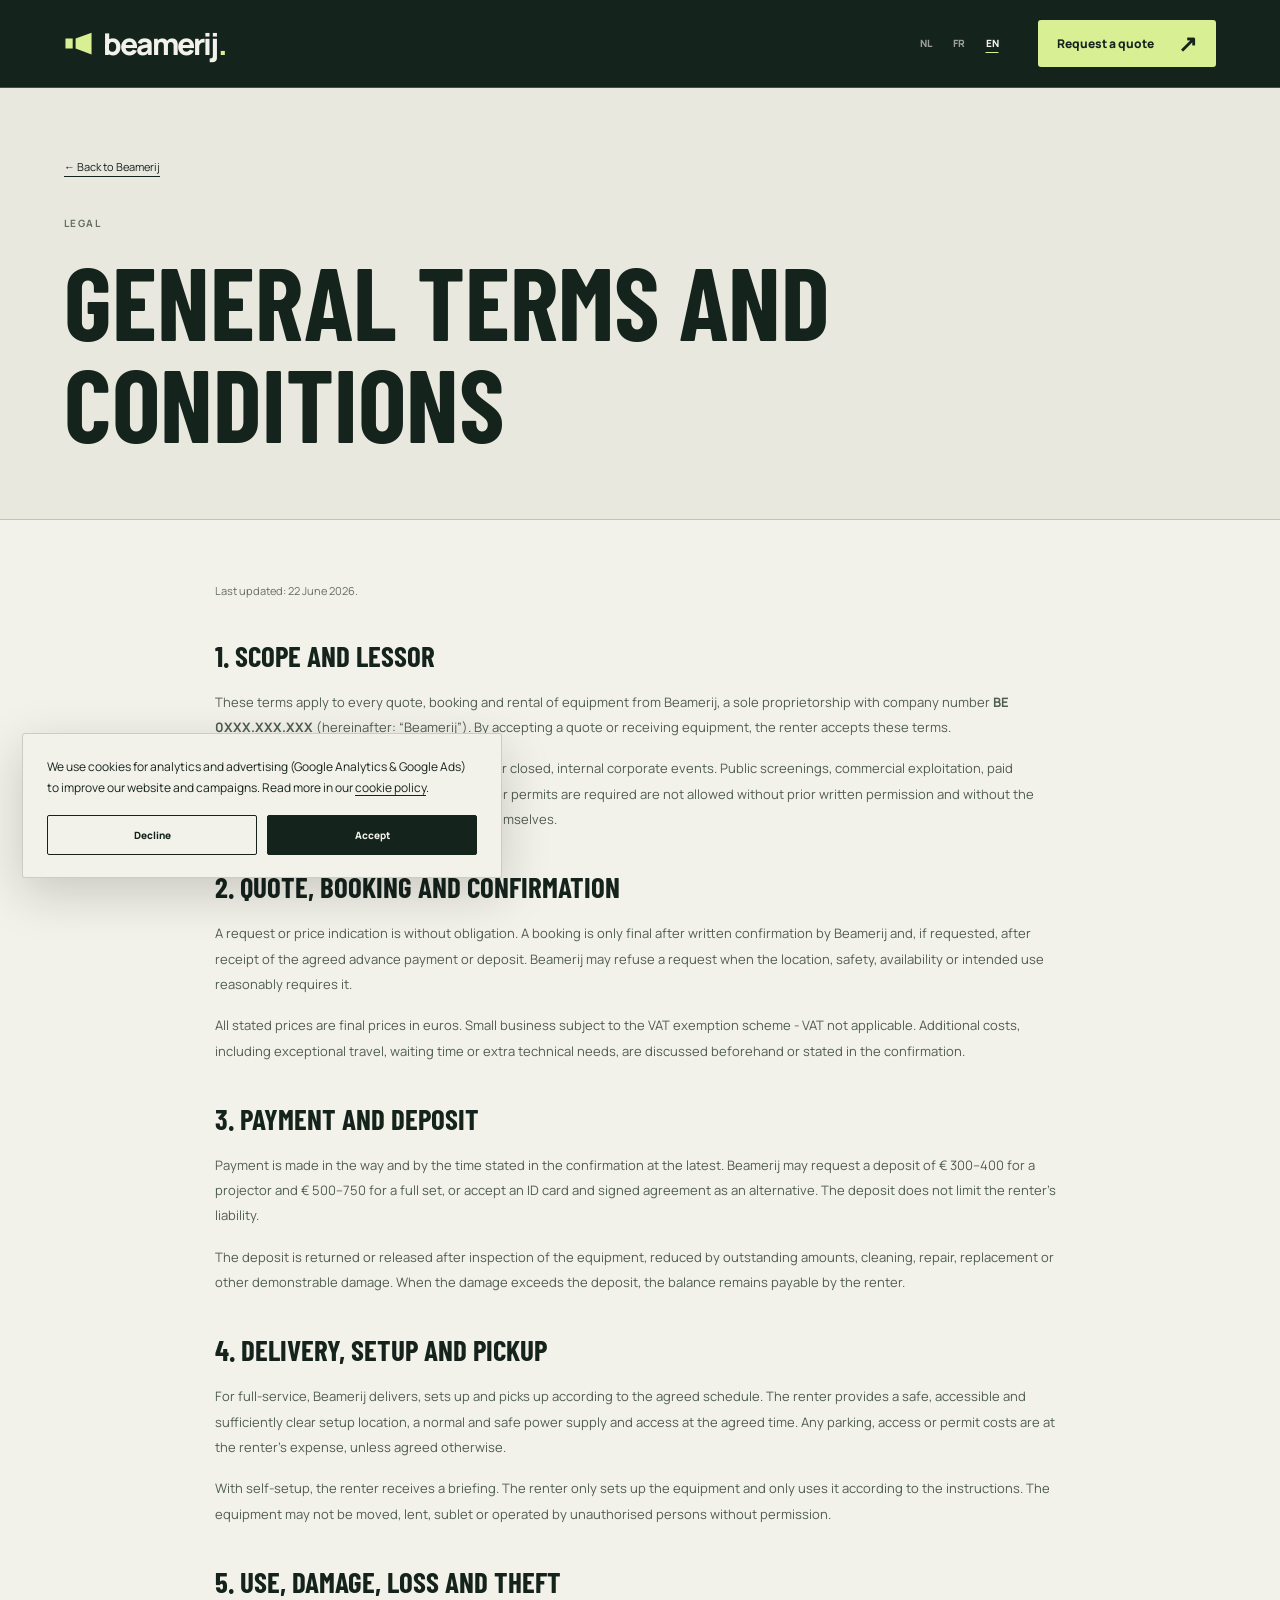
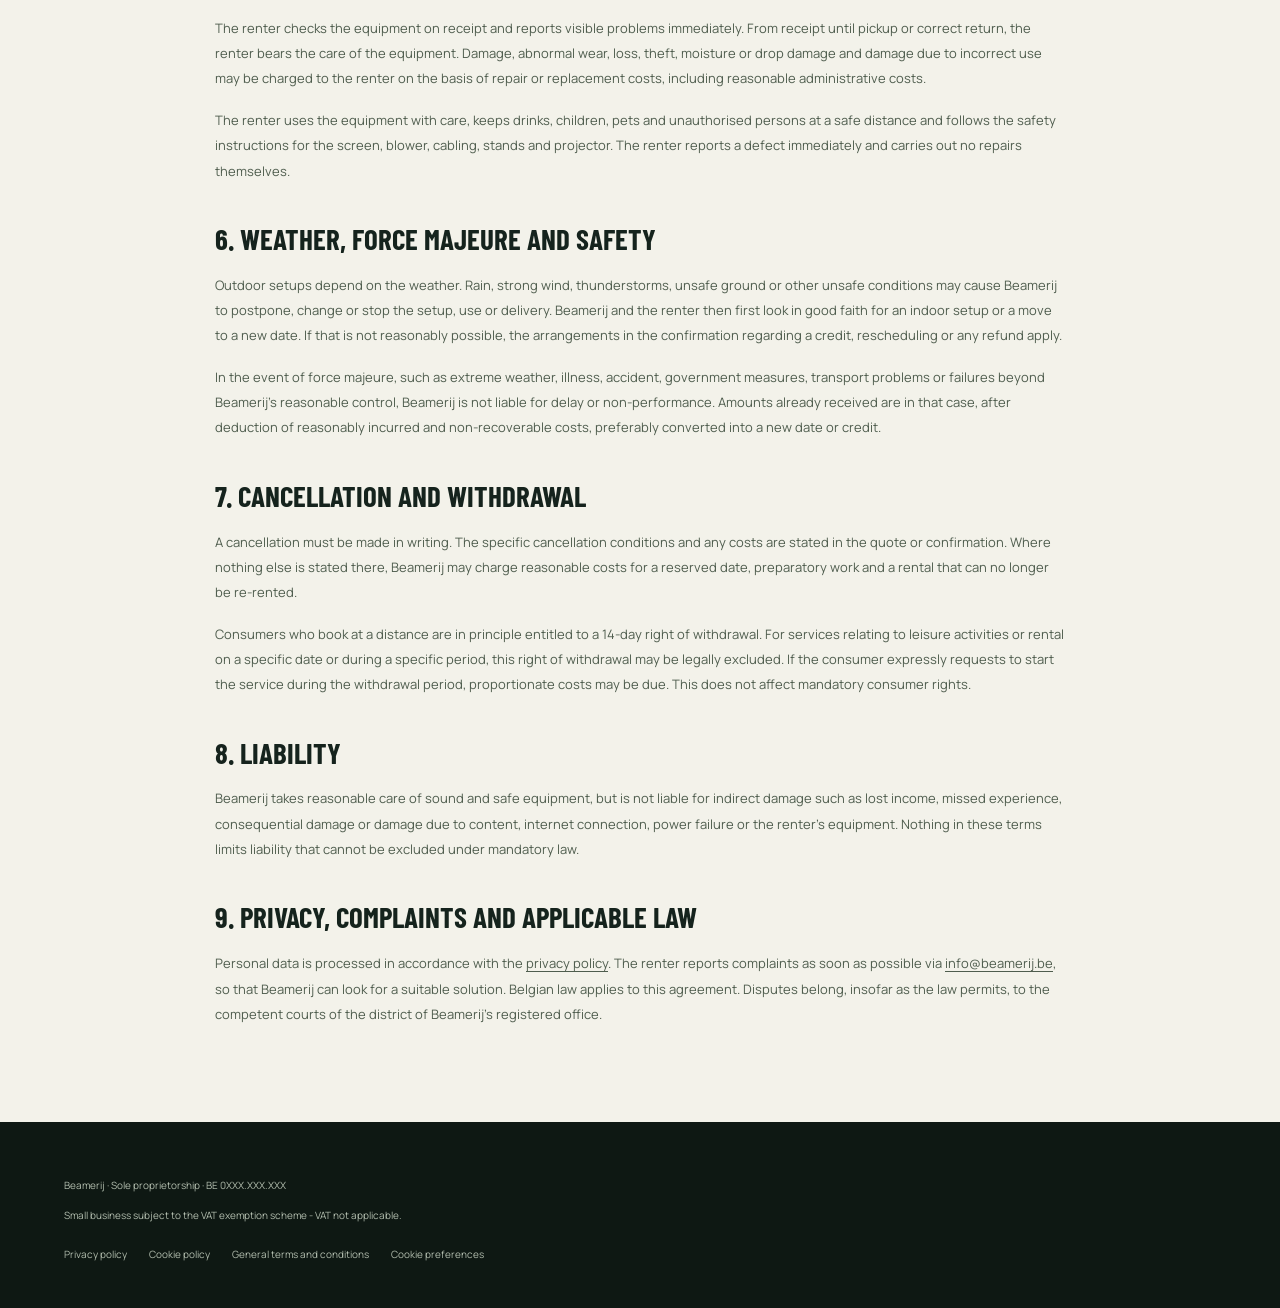
<file: algemene-voorwaarden.html>
<!doctype html>
<html lang="nl-BE" data-i18n-title="lg.av.title" data-i18n-desc="lg.av.desc">
<head>
  <meta charset="utf-8">
  <meta name="viewport" content="width=device-width, initial-scale=1">
  <meta name="theme-color" content="#15231d">
  <meta name="description" content="Algemene huurvoorwaarden van Beamerij.">
  <meta name="robots" content="noindex,follow">
  <title>Algemene voorwaarden | Beamerij</title>
  <link rel="icon" href="/favicon.ico?v=20260906-samen-groots" sizes="16x16 32x32 48x48">
  <link rel="icon" href="/images/favicon.svg?v=20260906-samen-groots" type="image/svg+xml" sizes="any">
  <link rel="apple-touch-icon" sizes="180x180" href="images/apple-touch-icon.png">
  <link rel="manifest" href="/site.webmanifest">
  <link rel="preload" href="fonts/barlow-condensed-latin-700.woff2" as="font" type="font/woff2" crossorigin>
  <link rel="preload" href="fonts/manrope-latin-variable.woff2" as="font" type="font/woff2" crossorigin>
  <link rel="stylesheet" href="styles.css?v=20261026-zakelijk">
  <script>
    window.dataLayer = window.dataLayer || [];
    function gtag(){dataLayer.push(arguments);}
    gtag('consent', 'default', {ad_storage:'denied',ad_user_data:'denied',ad_personalization:'denied',analytics_storage:'denied',wait_for_update:500});
    gtag('set', 'ads_data_redaction', true);
    gtag('set', 'url_passthrough', true);
  </script>
  <script async src="https://www.googletagmanager.com/gtag/js?id=G-XQZCP49KPX"></script>
  <script>gtag('js', new Date());gtag('config', 'G-XQZCP49KPX');</script>
  <script>
    gtag('config', 'AW-18262074604/eXWjCJSWiPAcEOzJhIRE', {
      'phone_conversion_number': '0485 06 69 91'
    });
  </script>

</head>
<body class="legal-page">
  <header class="site-header is-scrolled">
    <nav class="container nav" aria-label="Hoofdnavigatie" data-i18n-al="lg.navaria">
      <a class="brand" href="index.html" aria-label="Beamerij, naar de startpagina" data-i18n-al="lg.brandaria">
        <svg class="brand-symbol" viewBox="0 0 40 32" fill="none" aria-hidden="true"><path d="M2 9h10v14H2zM16 9 38 1v30l-22-8z" fill="currentColor"/></svg>
        <span class="brand-word">beamerij<span class="brand-dot">.</span></span>
      </a>
      <div class="nav-actions">
        <div class="lang-switch" role="group" aria-label="Taal / Langue / Language"><button type="button" data-lang="nl" aria-pressed="true">NL</button><button type="button" data-lang="fr" aria-pressed="false">FR</button><button type="button" data-lang="en" aria-pressed="false">EN</button></div>
        <a class="button button-small" href="index.html#contact"><span data-i18n="lg.cta">Offerte aanvragen</span><span class="arrow" aria-hidden="true">↗</span></a>
      </div>
    </nav>
  </header>
  <main><section class="legal-header"><div class="container"><a class="legal-back" href="index.html" data-i18n="lg.back">← Terug naar Beamerij</a><p class="eyebrow" data-i18n="lg.eyebrow">Juridisch</p><h1 data-i18n="lg.av.h1">Algemene voorwaarden</h1></div></section><section class="legal-content"><article class="container" data-i18n="lg.av.body">
    <p class="legal-note">Laatst bijgewerkt: 22 juni 2026.</p>
    <h2>1. Toepassing en verhuurder</h2>
    <p>Deze voorwaarden gelden voor elke offerte, boeking en huur van materiaal van Beamerij, een eenmanszaak met ondernemingsnummer <strong>BE 0XXX.XXX.XXX</strong> (hierna: “Beamerij”). Door een offerte te aanvaarden of materiaal in ontvangst te nemen, aanvaardt de huurder deze voorwaarden.</p>
    <p>Beamerij verhuurt uitsluitend voor privégebruik en voor besloten, interne bedrijfsevenementen. Publieke vertoningen, commerciële exploitatie, betaalde toegang en elke vertoning waarvoor rechten of vergunningen vereist zijn, zijn niet toegestaan zonder voorafgaande schriftelijke toestemming en zonder dat de huurder zelf alle nodige rechten heeft geregeld.</p>
    <h2>2. Offerte, boeking en bevestiging</h2>
    <p>Een aanvraag of prijsindicatie is vrijblijvend. Een boeking is pas definitief na een schriftelijke bevestiging door Beamerij en, indien gevraagd, na ontvangst van de afgesproken voorschotbetaling of waarborg. Beamerij kan een aanvraag weigeren wanneer de locatie, veiligheid, beschikbaarheid of het beoogde gebruik dit redelijkerwijs vereist.</p>
    <p>Alle vermelde prijzen zijn eindprijzen in euro. Kleine onderneming onderworpen aan de vrijstellingsregeling van btw - btw niet van toepassing. Bijkomende kosten, waaronder uitzonderlijke verplaatsing, wachttijd of extra technische noden, worden vooraf besproken of vermeld in de bevestiging.</p>
    <h2>3. Betaling en waarborg</h2>
    <p>Betaling gebeurt op de wijze en uiterlijk op het moment dat in de bevestiging staat. Beamerij kan een waarborg vragen van € 300–400 voor een beamer en € 500–750 voor een volledige set, of een identiteitskaart en ondertekende overeenkomst als alternatief aanvaarden. De waarborg is geen beperking van de aansprakelijkheid van de huurder.</p>
    <p>De waarborg wordt na controle van het materiaal teruggegeven of vrijgegeven, verminderd met openstaande bedragen, reiniging, herstel, vervanging of andere aantoonbare schade. Wanneer de schade de waarborg overstijgt, blijft het saldo door de huurder verschuldigd.</p>
    <h2>4. Levering, opbouw en ophaling</h2>
    <p>Voor full-service levert, bouwt en haalt Beamerij op volgens de afgesproken planning. De huurder zorgt voor een veilige, bereikbare en voldoende vrije opstelplaats, een normale en veilige stroomvoorziening en toegang op het afgesproken tijdstip. Eventuele parkeer-, toegang- of vergunningkosten zijn voor rekening van de huurder, tenzij anders overeengekomen.</p>
    <p>Bij self-setup krijgt de huurder een briefing. De huurder bouwt het materiaal enkel op en gebruikt het enkel volgens de instructies. Het materiaal mag niet worden verplaatst, uitgeleend, onderverhuurd of door onbevoegden bediend zonder toestemming.</p>
    <h2>5. Gebruik, schade, verlies en diefstal</h2>
    <p>De huurder controleert het materiaal bij ontvangst en meldt zichtbare problemen onmiddellijk. Vanaf ontvangst tot ophaling of correcte teruggave draagt de huurder de zorg voor het materiaal. Schade, abnormale slijtage, verlies, diefstal, vocht- of valschade en schade door onjuist gebruik kunnen aan de huurder worden aangerekend op basis van herstel- of vervangingskosten, inclusief redelijke administratieve kosten.</p>
    <p>De huurder gebruikt het materiaal zorgvuldig, houdt drank, kinderen, huisdieren en onbevoegden op veilige afstand en volgt de veiligheidsinstructies voor scherm, blower, bekabeling, stands en projector. De huurder meldt een defect onmiddellijk en voert zelf geen herstellingen uit.</p>
    <h2>6. Weer, overmacht en veiligheid</h2>
    <p>Buitenopstellingen zijn weersafhankelijk. Regen, harde wind, onweer, onveilige ondergrond of andere onveilige omstandigheden kunnen maken dat Beamerij de opbouw, het gebruik of de levering uitstelt, wijzigt of stopzet. Beamerij en de huurder zoeken dan eerst te goeder trouw naar een binnenopstelling of een verplaatsing naar een nieuwe datum. Als dat niet redelijkerwijs mogelijk is, gelden de afspraken uit de bevestiging over een tegoed, verplaatsing of eventuele terugbetaling.</p>
    <p>Bij overmacht, zoals extreem weer, ziekte, ongeval, overheidsmaatregelen, transportproblemen of uitval buiten de redelijke controle van Beamerij, is Beamerij niet aansprakelijk voor vertraging of niet-uitvoering. Reeds ontvangen bedragen worden in dat geval, na aftrek van redelijk gemaakte en niet-recupereerbare kosten, bij voorkeur omgezet in een nieuwe datum of tegoed.</p>
    <h2>7. Annulering en herroeping</h2>
    <p>Een annulering moet schriftelijk gebeuren. De concrete annuleringsvoorwaarden en eventuele kosten staan in de offerte of bevestiging. Wanneer daar niets anders staat, mag Beamerij redelijke kosten aanrekenen voor een gereserveerde datum, voorbereidend werk en huur die niet meer opnieuw kan worden verhuurd.</p>
    <p>Consumenten die op afstand boeken, beschikken in principe over een herroepingsrecht van 14 dagen. Voor diensten die betrekking hebben op vrijetijdsbesteding of verhuur op een specifieke datum of gedurende een specifieke periode kan dit herroepingsrecht wettelijk uitgesloten zijn. Indien de consument uitdrukkelijk vraagt om de dienst tijdens de herroepingstermijn te starten, kunnen proportionele kosten verschuldigd zijn. Dit doet geen afbreuk aan dwingende consumentenrechten.</p>
    <h2>8. Aansprakelijkheid</h2>
    <p>Beamerij neemt redelijke zorg voor degelijk en veilig materiaal, maar is niet aansprakelijk voor indirecte schade zoals gemiste inkomsten, gemiste beleving, gevolgschade of schade door content, internetverbinding, stroomuitval of apparatuur van de huurder. Niets in deze voorwaarden beperkt aansprakelijkheid die volgens dwingend recht niet kan worden uitgesloten.</p>
    <h2>9. Privacy, klachten en recht</h2>
    <p>Persoonsgegevens worden verwerkt volgens het <a href="privacybeleid.html">privacybeleid</a>. Klachten meldt de huurder zo snel mogelijk via <a href="mailto:info@beamerij.be">info@beamerij.be</a>, zodat Beamerij een passende oplossing kan onderzoeken. Op deze overeenkomst is Belgisch recht van toepassing. Geschillen behoren, voor zover de wet dit toelaat, tot de bevoegde rechtbanken van het arrondissement van de vestigingsplaats van Beamerij.</p>
  </article></section></main>
  <footer class="site-footer"><div class="container footer-legal"><p>Beamerij · <span data-i18n="lg.footer.companytype">Eenmanszaak</span> · BE 0XXX.XXX.XXX</p><p data-i18n="lg.footer.vat">Kleine onderneming onderworpen aan de vrijstellingsregeling van btw - btw niet van toepassing.</p><div><a href="privacybeleid.html" data-i18n="lg.footer.privacy">Privacybeleid</a><a href="cookiebeleid.html" data-i18n="lg.footer.cookies">Cookiebeleid</a><a href="algemene-voorwaarden.html" data-i18n="lg.footer.terms">Algemene voorwaarden</a><a href="#" data-cookie-settings data-i18n="footer.cookieprefs">Cookievoorkeuren</a></div></div></footer>
  <script src="lang.js" defer></script>
  <script src="legal-i18n.js" defer></script>
  <script src="consent.js" defer></script>
</body>
</html>
</file>
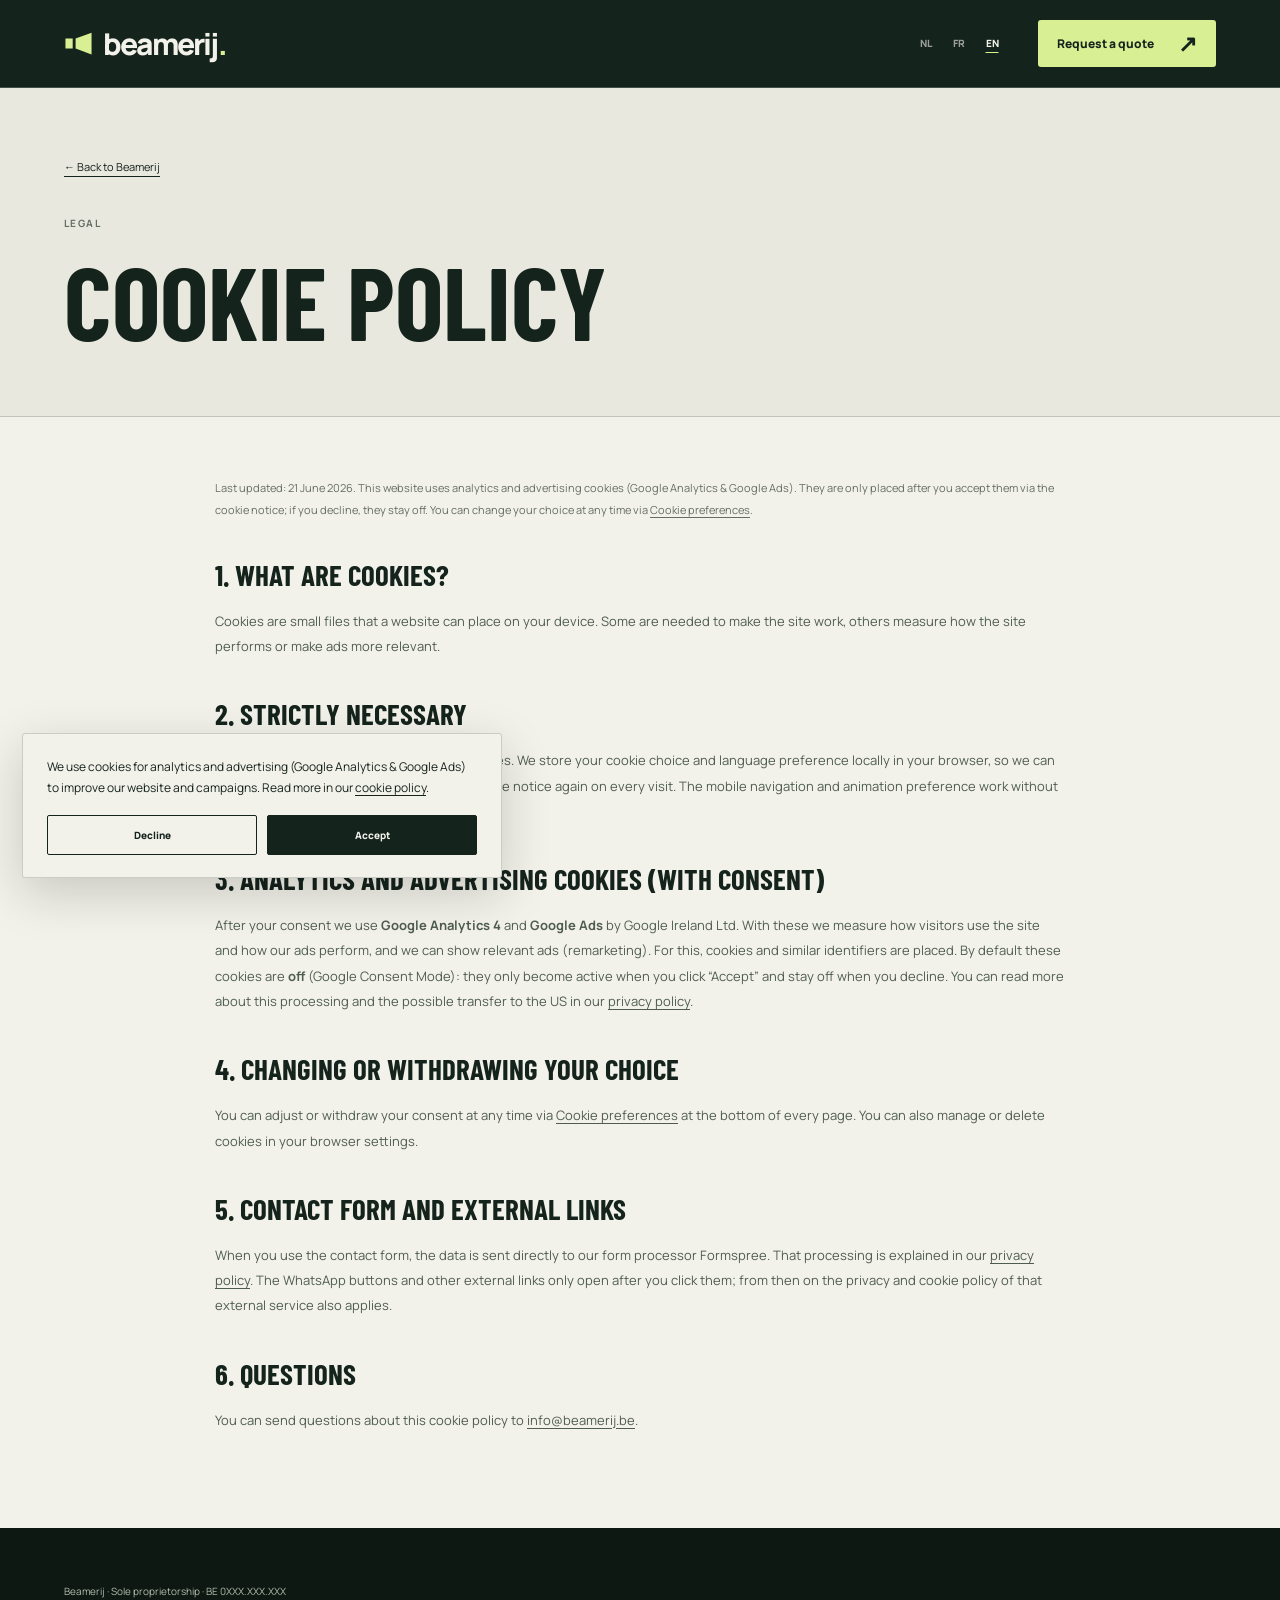
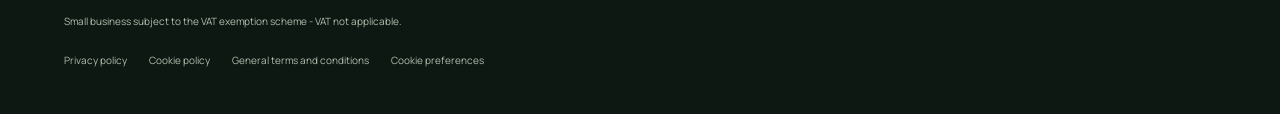
<file: cookiebeleid.html>
<!doctype html>
<html lang="nl-BE" data-i18n-title="lg.ck.title" data-i18n-desc="lg.ck.desc">
<head>
  <meta charset="utf-8">
  <meta name="viewport" content="width=device-width, initial-scale=1">
  <meta name="theme-color" content="#15231d">
  <meta name="description" content="Cookiebeleid van Beamerij.">
  <meta name="robots" content="noindex,follow">
  <title>Cookiebeleid | Beamerij</title>
  <link rel="icon" href="/favicon.ico?v=20260906-samen-groots" sizes="16x16 32x32 48x48">
  <link rel="icon" href="/images/favicon.svg?v=20260906-samen-groots" type="image/svg+xml" sizes="any">
  <link rel="apple-touch-icon" sizes="180x180" href="images/apple-touch-icon.png">
  <link rel="manifest" href="/site.webmanifest">
  <link rel="preload" href="fonts/barlow-condensed-latin-700.woff2" as="font" type="font/woff2" crossorigin>
  <link rel="preload" href="fonts/manrope-latin-variable.woff2" as="font" type="font/woff2" crossorigin>
  <link rel="stylesheet" href="styles.css?v=20261026-zakelijk">
  <script>
    window.dataLayer = window.dataLayer || [];
    function gtag(){dataLayer.push(arguments);}
    gtag('consent', 'default', {ad_storage:'denied',ad_user_data:'denied',ad_personalization:'denied',analytics_storage:'denied',wait_for_update:500});
    gtag('set', 'ads_data_redaction', true);
    gtag('set', 'url_passthrough', true);
  </script>
  <script async src="https://www.googletagmanager.com/gtag/js?id=G-XQZCP49KPX"></script>
  <script>gtag('js', new Date());gtag('config', 'G-XQZCP49KPX');</script>
  <script>
    gtag('config', 'AW-18262074604/eXWjCJSWiPAcEOzJhIRE', {
      'phone_conversion_number': '0485 06 69 91'
    });
  </script>
</head>
<body class="legal-page">
  <header class="site-header is-scrolled">
    <nav class="container nav" aria-label="Hoofdnavigatie" data-i18n-al="lg.navaria">
      <a class="brand" href="index.html" aria-label="Beamerij, naar de startpagina" data-i18n-al="lg.brandaria">
        <svg class="brand-symbol" viewBox="0 0 40 32" fill="none" aria-hidden="true"><path d="M2 9h10v14H2zM16 9 38 1v30l-22-8z" fill="currentColor"/></svg>
        <span class="brand-word">beamerij<span class="brand-dot">.</span></span>
      </a>
      <div class="nav-actions">
        <div class="lang-switch" role="group" aria-label="Taal / Langue / Language"><button type="button" data-lang="nl" aria-pressed="true">NL</button><button type="button" data-lang="fr" aria-pressed="false">FR</button><button type="button" data-lang="en" aria-pressed="false">EN</button></div>
        <a class="button button-small" href="index.html#contact"><span data-i18n="lg.cta">Offerte aanvragen</span><span class="arrow" aria-hidden="true">↗</span></a>
      </div>
    </nav>
  </header>
  <main><section class="legal-header"><div class="container"><a class="legal-back" href="index.html" data-i18n="lg.back">← Terug naar Beamerij</a><p class="eyebrow" data-i18n="lg.eyebrow">Juridisch</p><h1 data-i18n="lg.ck.h1">Cookiebeleid</h1></div></section><section class="legal-content"><article class="container" data-i18n="lg.ck.body">
    <p class="legal-note">Laatst bijgewerkt: 21 juni 2026. Deze website gebruikt analyse- en advertentiecookies (Google Analytics &amp; Google Ads). Die worden pas geplaatst nadat je ze via de cookiemelding aanvaardt; weiger je, dan blijven ze uit. Je kan je keuze altijd wijzigen via <button type="button" class="text-button" data-cookie-settings>Cookievoorkeuren</button>.</p>
    <h2>1. Wat zijn cookies?</h2>
    <p>Cookies zijn kleine bestandjes die een website op je toestel kan plaatsen. Sommige zijn nodig om de site te laten werken, andere meten hoe de site presteert of maken advertenties relevanter.</p>
    <h2>2. Strikt noodzakelijk</h2>
    <p>Voor de basiswerking plaatsen we geen trackingcookies. We bewaren je cookiekeuze en taalvoorkeur lokaal in je browser, zodat we je voorkeuren kunnen respecteren en je de melding niet bij elk bezoek opnieuw ziet. De mobiele navigatie en animatievoorkeur werken zonder cookieopslag.</p>
    <h2>3. Analyse- en advertentiecookies (met toestemming)</h2>
    <p>Na jouw toestemming gebruiken we <strong>Google Analytics 4</strong> en <strong>Google Ads</strong> van Google Ireland Ltd. Daarmee meten we hoe bezoekers de site gebruiken en hoe onze advertenties presteren, en kunnen we relevante advertenties tonen (remarketing). Hiervoor worden cookies en gelijkaardige identificatoren geplaatst. Standaard staan deze cookies <strong>uit</strong> (Google Consent Mode): ze worden pas actief wanneer je op “Accepteren” klikt en blijven uit wanneer je weigert. Meer over deze verwerking en de mogelijke doorgifte naar de VS lees je in ons <a href="privacybeleid.html">privacybeleid</a>.</p>
    <h2>4. Je keuze wijzigen of intrekken</h2>
    <p>Je kan je toestemming op elk moment aanpassen of intrekken via <button type="button" class="text-button" data-cookie-settings>Cookievoorkeuren</button> onderaan elke pagina. Je kan cookies ook beheren of verwijderen in de instellingen van je browser.</p>
    <h2>5. Contactformulier en externe links</h2>
    <p>Wanneer je het contactformulier gebruikt, worden de gegevens rechtstreeks aan onze formulierverwerker Formspree gestuurd. Die verwerking wordt toegelicht in ons <a href="privacybeleid.html">privacybeleid</a>. De WhatsApp-knoppen en andere externe links openen pas nadat je erop klikt; vanaf dan geldt ook het privacy- en cookiebeleid van die externe dienst.</p>
    <h2>6. Vragen</h2>
    <p>Vragen over dit cookiebeleid kan je sturen naar <a href="mailto:info@beamerij.be">info@beamerij.be</a>.</p>
  </article></section></main>
  <footer class="site-footer"><div class="container footer-legal"><p>Beamerij · <span data-i18n="lg.footer.companytype">Eenmanszaak</span> · BE 0XXX.XXX.XXX</p><p data-i18n="lg.footer.vat">Kleine onderneming onderworpen aan de vrijstellingsregeling van btw - btw niet van toepassing.</p><div><a href="privacybeleid.html" data-i18n="lg.footer.privacy">Privacybeleid</a><a href="cookiebeleid.html" data-i18n="lg.footer.cookies">Cookiebeleid</a><a href="algemene-voorwaarden.html" data-i18n="lg.footer.terms">Algemene voorwaarden</a><a href="#" data-cookie-settings data-i18n="footer.cookieprefs">Cookievoorkeuren</a></div></div></footer>
  <script src="lang.js" defer></script>
  <script src="legal-i18n.js" defer></script>
  <script src="consent.js" defer></script>
</body>
</html>
</file>
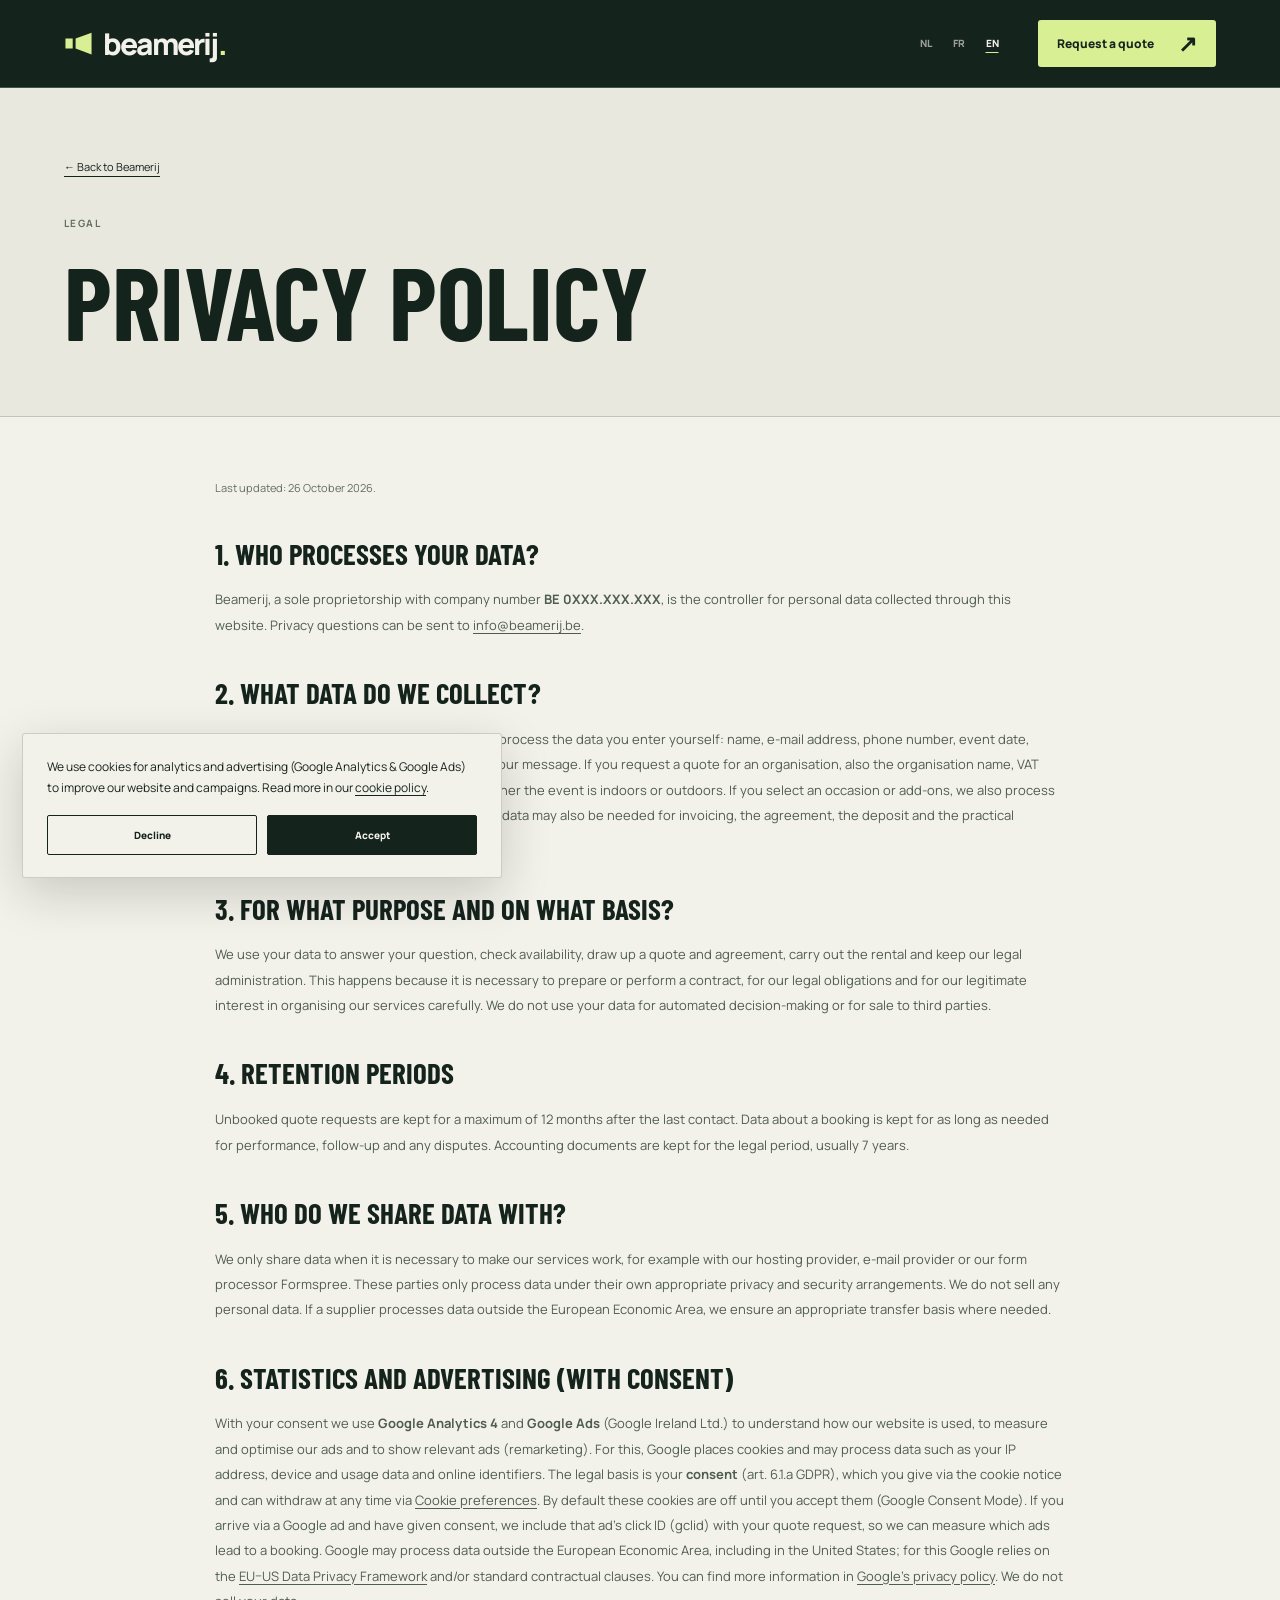
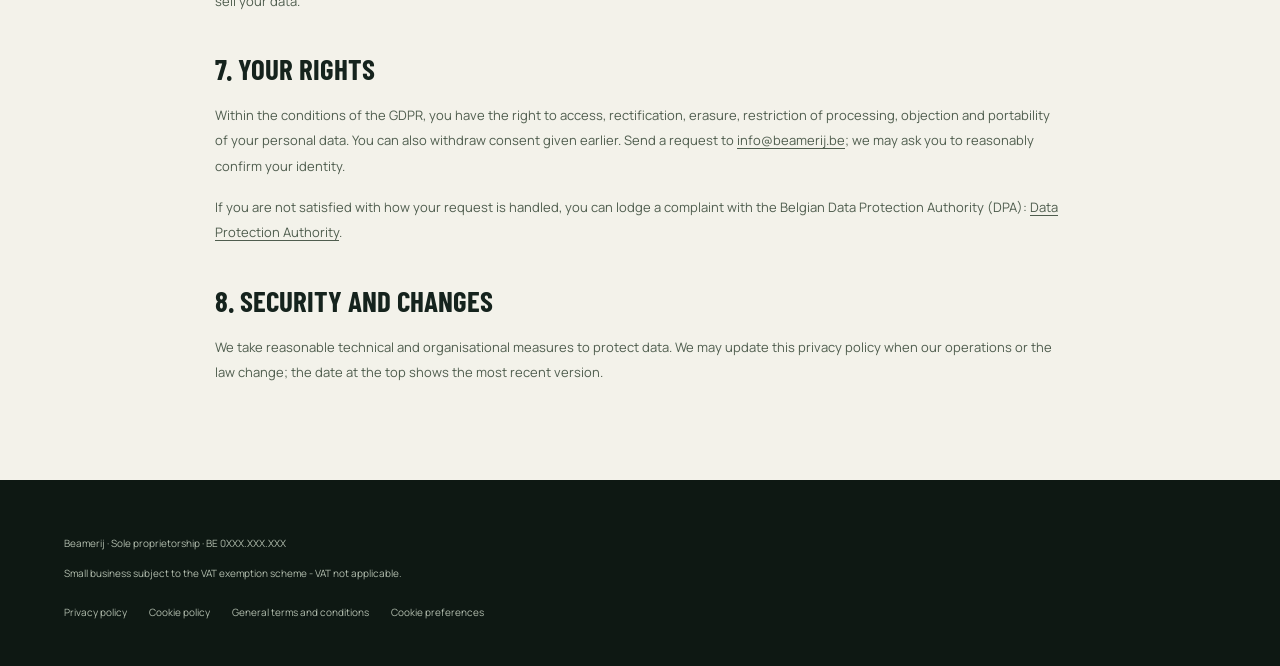
<file: privacybeleid.html>
<!doctype html>
<html lang="nl-BE" data-i18n-title="lg.pv.title" data-i18n-desc="lg.pv.desc">
<head>
  <meta charset="utf-8">
  <meta name="viewport" content="width=device-width, initial-scale=1">
  <meta name="theme-color" content="#15231d">
  <meta name="description" content="Privacybeleid van Beamerij.">
  <meta name="robots" content="noindex,follow">
  <title>Privacybeleid | Beamerij</title>
  <link rel="icon" href="/favicon.ico?v=20260906-samen-groots" sizes="16x16 32x32 48x48">
  <link rel="icon" href="/images/favicon.svg?v=20260906-samen-groots" type="image/svg+xml" sizes="any">
  <link rel="apple-touch-icon" sizes="180x180" href="images/apple-touch-icon.png">
  <link rel="manifest" href="/site.webmanifest">
  <link rel="preload" href="fonts/barlow-condensed-latin-700.woff2" as="font" type="font/woff2" crossorigin>
  <link rel="preload" href="fonts/manrope-latin-variable.woff2" as="font" type="font/woff2" crossorigin>
  <link rel="stylesheet" href="styles.css?v=20261026-zakelijk">
  <script>
    window.dataLayer = window.dataLayer || [];
    function gtag(){dataLayer.push(arguments);}
    gtag('consent', 'default', {ad_storage:'denied',ad_user_data:'denied',ad_personalization:'denied',analytics_storage:'denied',wait_for_update:500});
    gtag('set', 'ads_data_redaction', true);
    gtag('set', 'url_passthrough', true);
  </script>
  <script async src="https://www.googletagmanager.com/gtag/js?id=G-XQZCP49KPX"></script>
  <script>gtag('js', new Date());gtag('config', 'G-XQZCP49KPX');</script>
  <script>
    gtag('config', 'AW-18262074604/eXWjCJSWiPAcEOzJhIRE', {
      'phone_conversion_number': '0485 06 69 91'
    });
  </script>
</head>
<body class="legal-page">
  <header class="site-header is-scrolled">
    <nav class="container nav" aria-label="Hoofdnavigatie" data-i18n-al="lg.navaria">
      <a class="brand" href="index.html" aria-label="Beamerij, naar de startpagina" data-i18n-al="lg.brandaria">
        <svg class="brand-symbol" viewBox="0 0 40 32" fill="none" aria-hidden="true"><path d="M2 9h10v14H2zM16 9 38 1v30l-22-8z" fill="currentColor"/></svg>
        <span class="brand-word">beamerij<span class="brand-dot">.</span></span>
      </a>
      <div class="nav-actions">
        <div class="lang-switch" role="group" aria-label="Taal / Langue / Language"><button type="button" data-lang="nl" aria-pressed="true">NL</button><button type="button" data-lang="fr" aria-pressed="false">FR</button><button type="button" data-lang="en" aria-pressed="false">EN</button></div>
        <a class="button button-small" href="index.html#contact"><span data-i18n="lg.cta">Offerte aanvragen</span><span class="arrow" aria-hidden="true">↗</span></a>
      </div>
    </nav>
  </header>
  <main><section class="legal-header"><div class="container"><a class="legal-back" href="index.html" data-i18n="lg.back">← Terug naar Beamerij</a><p class="eyebrow" data-i18n="lg.eyebrow">Juridisch</p><h1 data-i18n="lg.pv.h1">Privacybeleid</h1></div></section><section class="legal-content"><article class="container" data-i18n="lg.pv.body">
    <p class="legal-note">Laatst bijgewerkt: 26 oktober 2026.</p>
    <h2>1. Wie verwerkt je gegevens?</h2>
    <p>Beamerij, een eenmanszaak met ondernemingsnummer <strong>BE 0XXX.XXX.XXX</strong>, is de verwerkingsverantwoordelijke voor persoonsgegevens die via deze website worden verzameld. Vragen over privacy kunnen naar <a href="mailto:info@beamerij.be">info@beamerij.be</a>.</p>
    <h2>2. Welke gegevens verzamelen we?</h2>
    <p>Wanneer je een offerte of contact aanvraagt, verwerken we de gegevens die je zelf invult: naam, e-mailadres, telefoonnummer, datum van het event, locatie of postcode, gewenst pakket en je bericht. Vraag je een offerte aan voor een organisatie, dan ook de naam van de organisatie, het btw-nummer, het verwachte aantal gasten en of het event binnen of buiten plaatsvindt. Als je een gelegenheid of extra opties kiest, verwerken we ook die optionele keuzes. Bij een bevestigde huur kunnen ook gegevens nodig zijn voor facturatie, overeenkomst, waarborg en de praktische uitvoering.</p>
    <h2>3. Waarvoor en op welke basis?</h2>
    <p>We gebruiken je gegevens om je vraag te beantwoorden, beschikbaarheid te controleren, een offerte en overeenkomst op te maken, de huur uit te voeren en onze wettelijke administratie te voeren. Dit gebeurt omdat dit nodig is voor de voorbereiding of uitvoering van een overeenkomst, voor onze wettelijke verplichtingen en voor ons gerechtvaardigd belang om onze dienstverlening zorgvuldig te organiseren. We gebruiken je gegevens niet voor geautomatiseerde besluitvorming of verkoop aan derden.</p>
    <h2>4. Bewaartermijnen</h2>
    <p>Niet-geboekte offerteaanvragen bewaren we maximaal 12 maanden na het laatste contact. Gegevens over een boeking bewaren we zolang dit nodig is voor de uitvoering, opvolging en eventuele geschillen. Boekhoudkundige documenten bewaren we gedurende de wettelijke termijn, doorgaans 7 jaar.</p>
    <h2>5. Met wie delen we gegevens?</h2>
    <p>We delen gegevens alleen wanneer dat nodig is om onze dienstverlening te laten werken, bijvoorbeeld met onze hostingprovider, e-mailprovider of onze formulierverwerker Formspree. Deze partijen verwerken gegevens enkel volgens hun eigen passende privacy- en beveiligingsafspraken. We verkopen geen persoonsgegevens. Als een leverancier gegevens buiten de Europese Economische Ruimte verwerkt, zorgen we waar nodig voor een passende doorgiftegrondslag.</p>
    <h2>6. Statistieken en advertenties (met toestemming)</h2>
    <p>Met jouw toestemming gebruiken we <strong>Google Analytics 4</strong> en <strong>Google Ads</strong> (Google Ireland Ltd.) om te begrijpen hoe onze website wordt gebruikt, om onze advertenties te meten en te optimaliseren en om relevante advertenties te tonen (remarketing). Hiervoor plaatst Google cookies en kan het gegevens zoals je IP-adres, apparaat- en gebruiksgegevens en online-identificatoren verwerken. De rechtsgrond is je <strong>toestemming</strong> (art. 6.1.a AVG), die je via de cookiemelding geeft en op elk moment kan intrekken via <button type="button" class="text-button" data-cookie-settings>Cookievoorkeuren</button>. Standaard staan deze cookies uit tot je ze aanvaardt (Google Consent Mode). Kom je via een Google-advertentie en heb je toestemming gegeven, dan sturen we het klik-ID van die advertentie (gclid) mee met je offerteaanvraag, zodat we kunnen meten welke advertenties tot een boeking leiden. Google kan gegevens verwerken buiten de Europese Economische Ruimte, waaronder in de Verenigde Staten; daarvoor steunt Google op het <a href="https://commission.europa.eu/law/law-topic/data-protection/international-dimension-data-protection/eu-us-data-privacy-framework_en" target="_blank" rel="noopener noreferrer">EU-VS Data Privacy Framework</a> en/of standaardcontractbepalingen. Meer informatie vind je in het <a href="https://policies.google.com/privacy" target="_blank" rel="noopener noreferrer">privacybeleid van Google</a>. We verkopen je gegevens niet.</p>
    <h2>7. Je rechten</h2>
    <p>Je hebt, binnen de voorwaarden van de AVG, het recht op inzage, verbetering, verwijdering, beperking van verwerking, bezwaar en overdraagbaarheid van je persoonsgegevens. Je kan ook een eerder gegeven toestemming intrekken. Stuur daarvoor een verzoek naar <a href="mailto:info@beamerij.be">info@beamerij.be</a>; we kunnen vragen je identiteit redelijkerwijs te bevestigen.</p>
    <p>Ben je niet tevreden met de behandeling van je vraag, dan kan je een klacht indienen bij de Gegevensbeschermingsautoriteit (GBA): <a href="https://www.gegevensbeschermingsautoriteit.be/" target="_blank" rel="noopener noreferrer">gegevensbeschermingsautoriteit.be</a>.</p>
    <h2>8. Beveiliging en wijzigingen</h2>
    <p>We nemen redelijke technische en organisatorische maatregelen om gegevens te beschermen. We kunnen dit privacybeleid bijwerken wanneer onze werking of de wetgeving verandert; de datum bovenaan toont de meest recente versie.</p>
  </article></section></main>
  <footer class="site-footer"><div class="container footer-legal"><p>Beamerij · <span data-i18n="lg.footer.companytype">Eenmanszaak</span> · BE 0XXX.XXX.XXX</p><p data-i18n="lg.footer.vat">Kleine onderneming onderworpen aan de vrijstellingsregeling van btw - btw niet van toepassing.</p><div><a href="privacybeleid.html" data-i18n="lg.footer.privacy">Privacybeleid</a><a href="cookiebeleid.html" data-i18n="lg.footer.cookies">Cookiebeleid</a><a href="algemene-voorwaarden.html" data-i18n="lg.footer.terms">Algemene voorwaarden</a><a href="#" data-cookie-settings data-i18n="footer.cookieprefs">Cookievoorkeuren</a></div></div></footer>
  <script src="lang.js" defer></script>
  <script src="legal-i18n.js" defer></script>
  <script src="consent.js" defer></script>
</body>
</html>
</file>
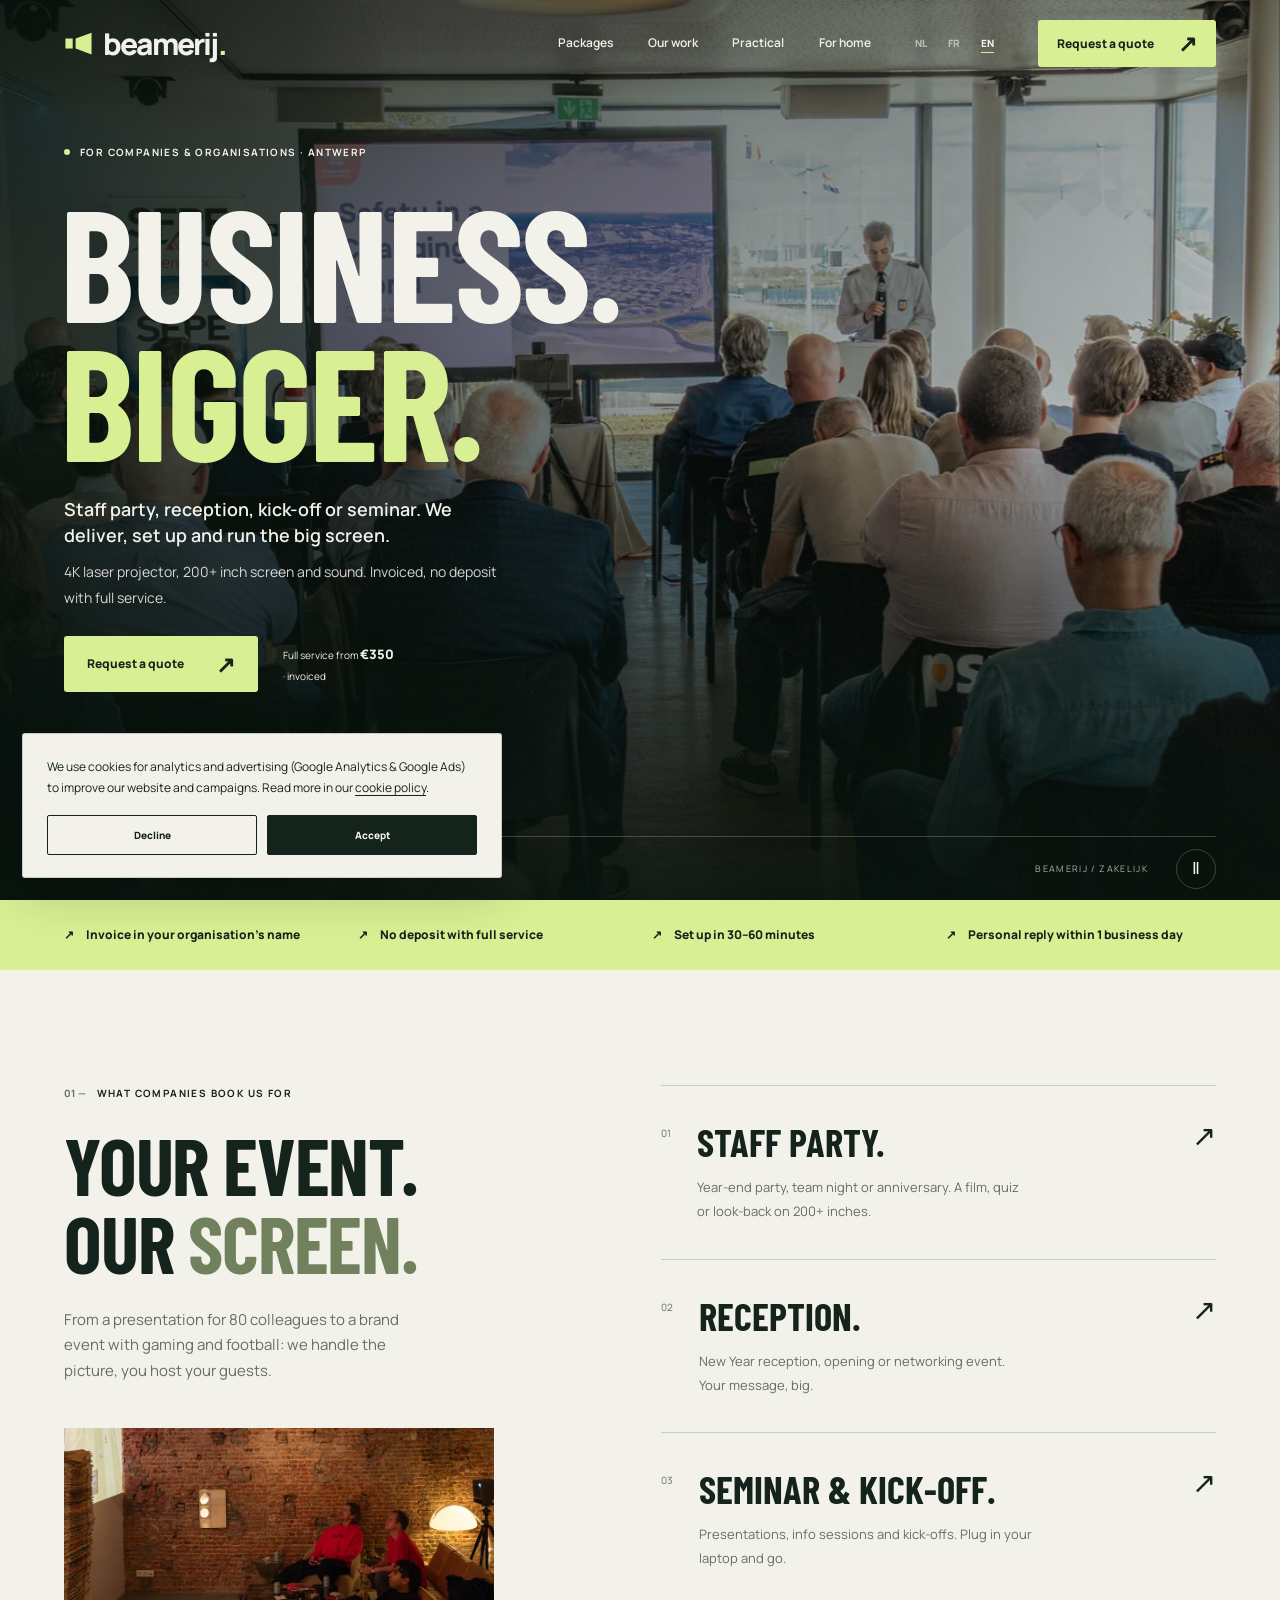
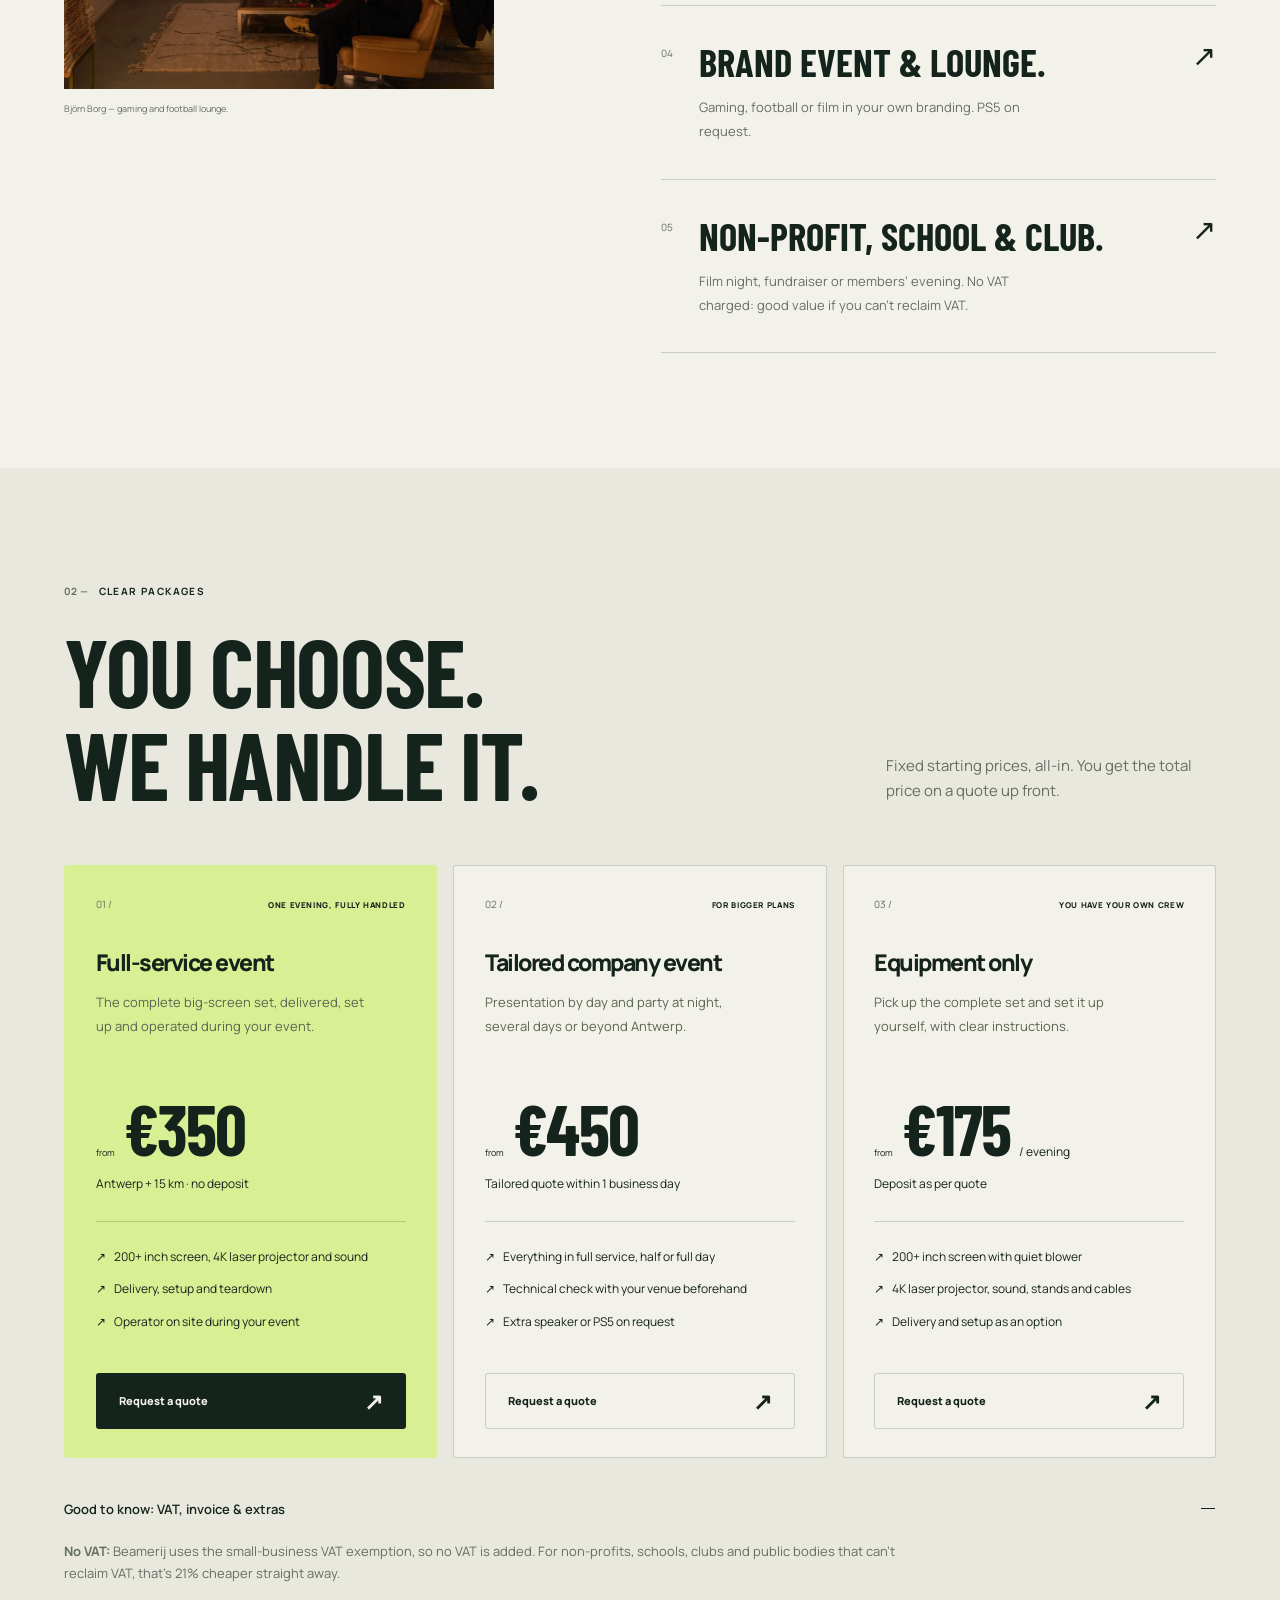
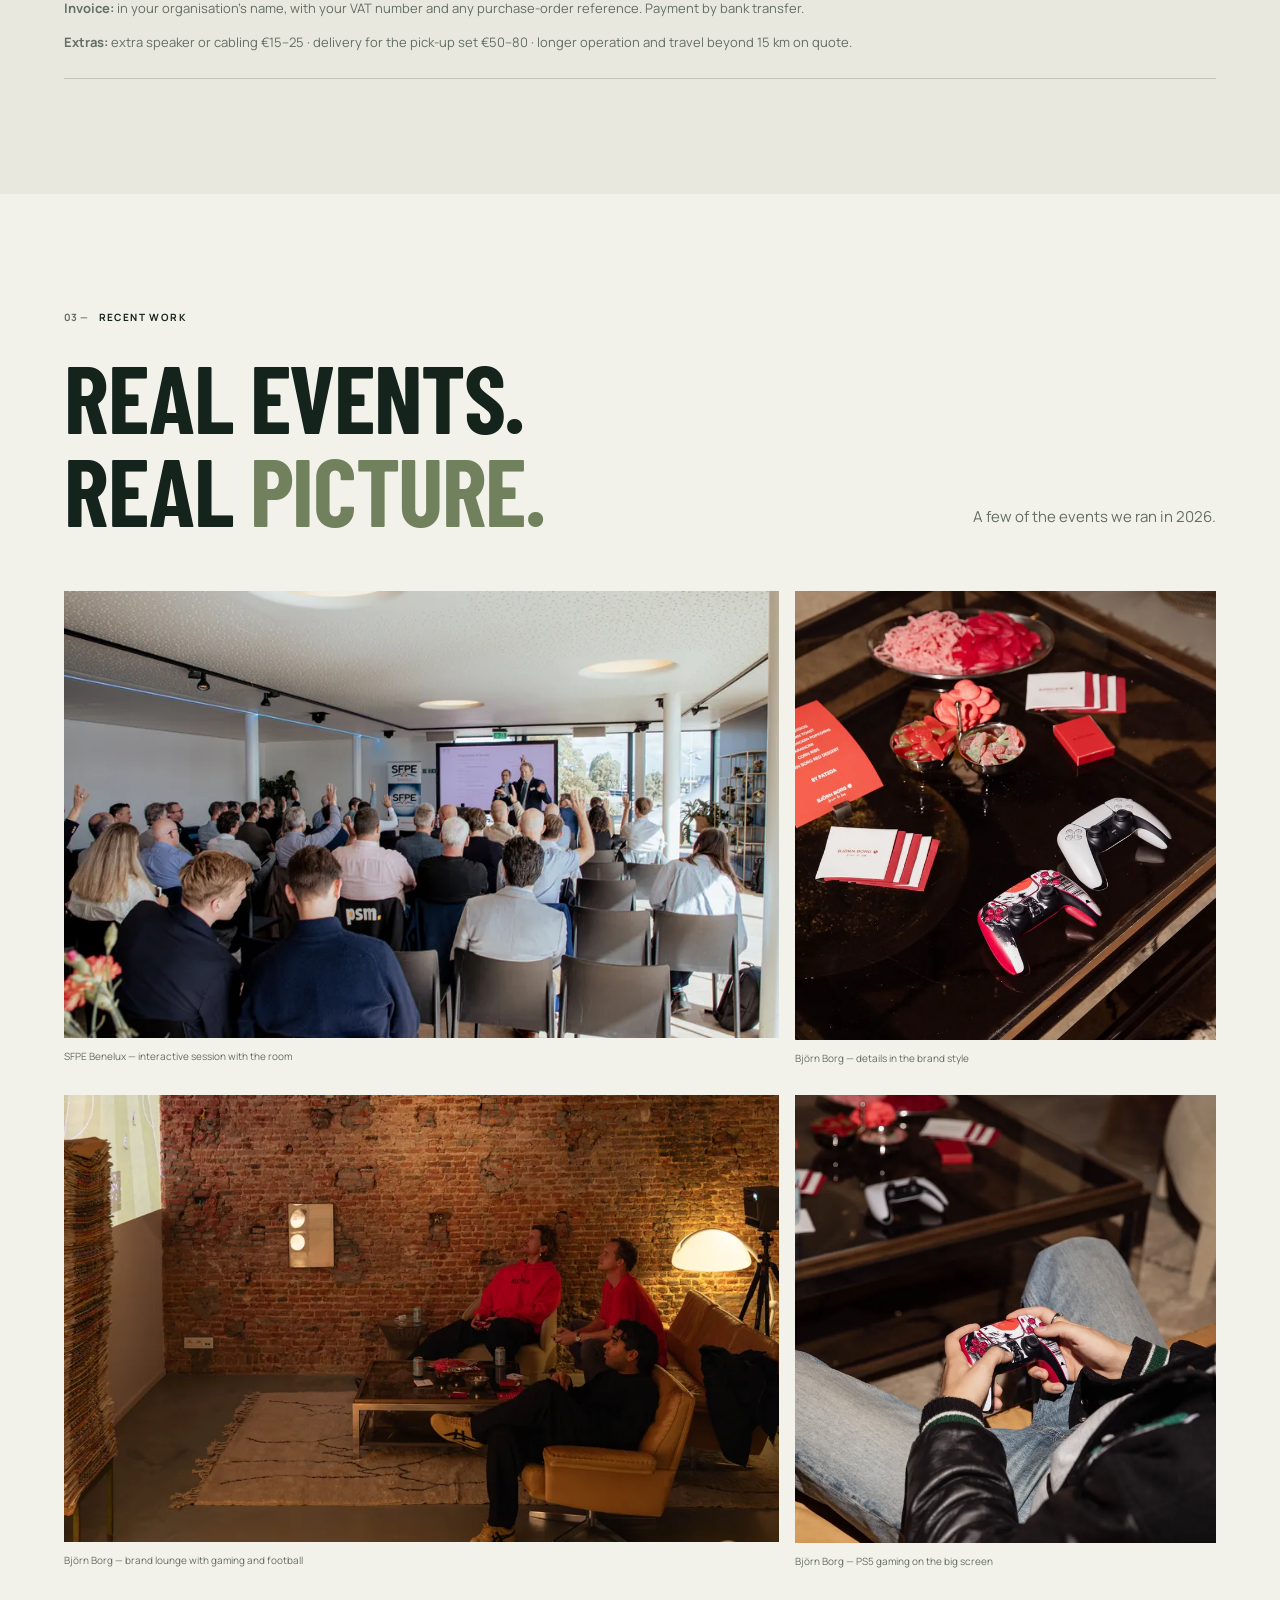
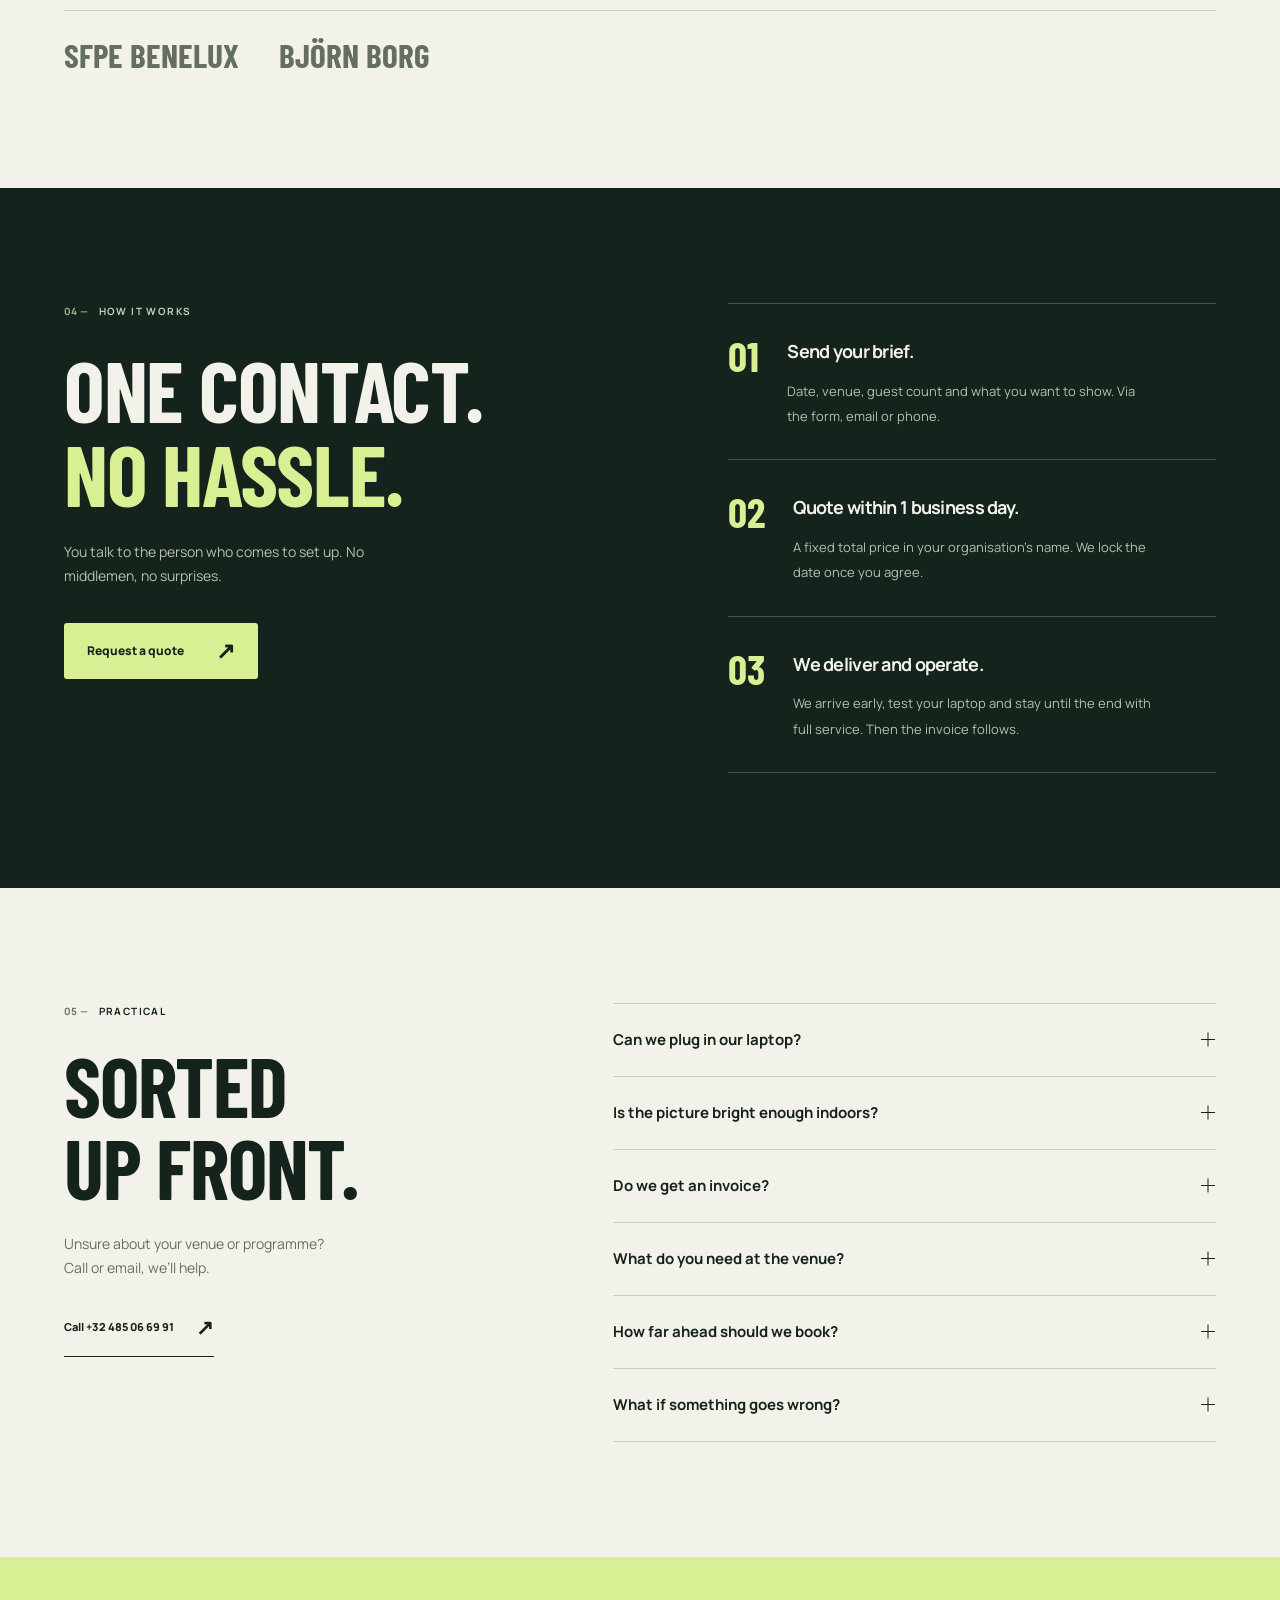
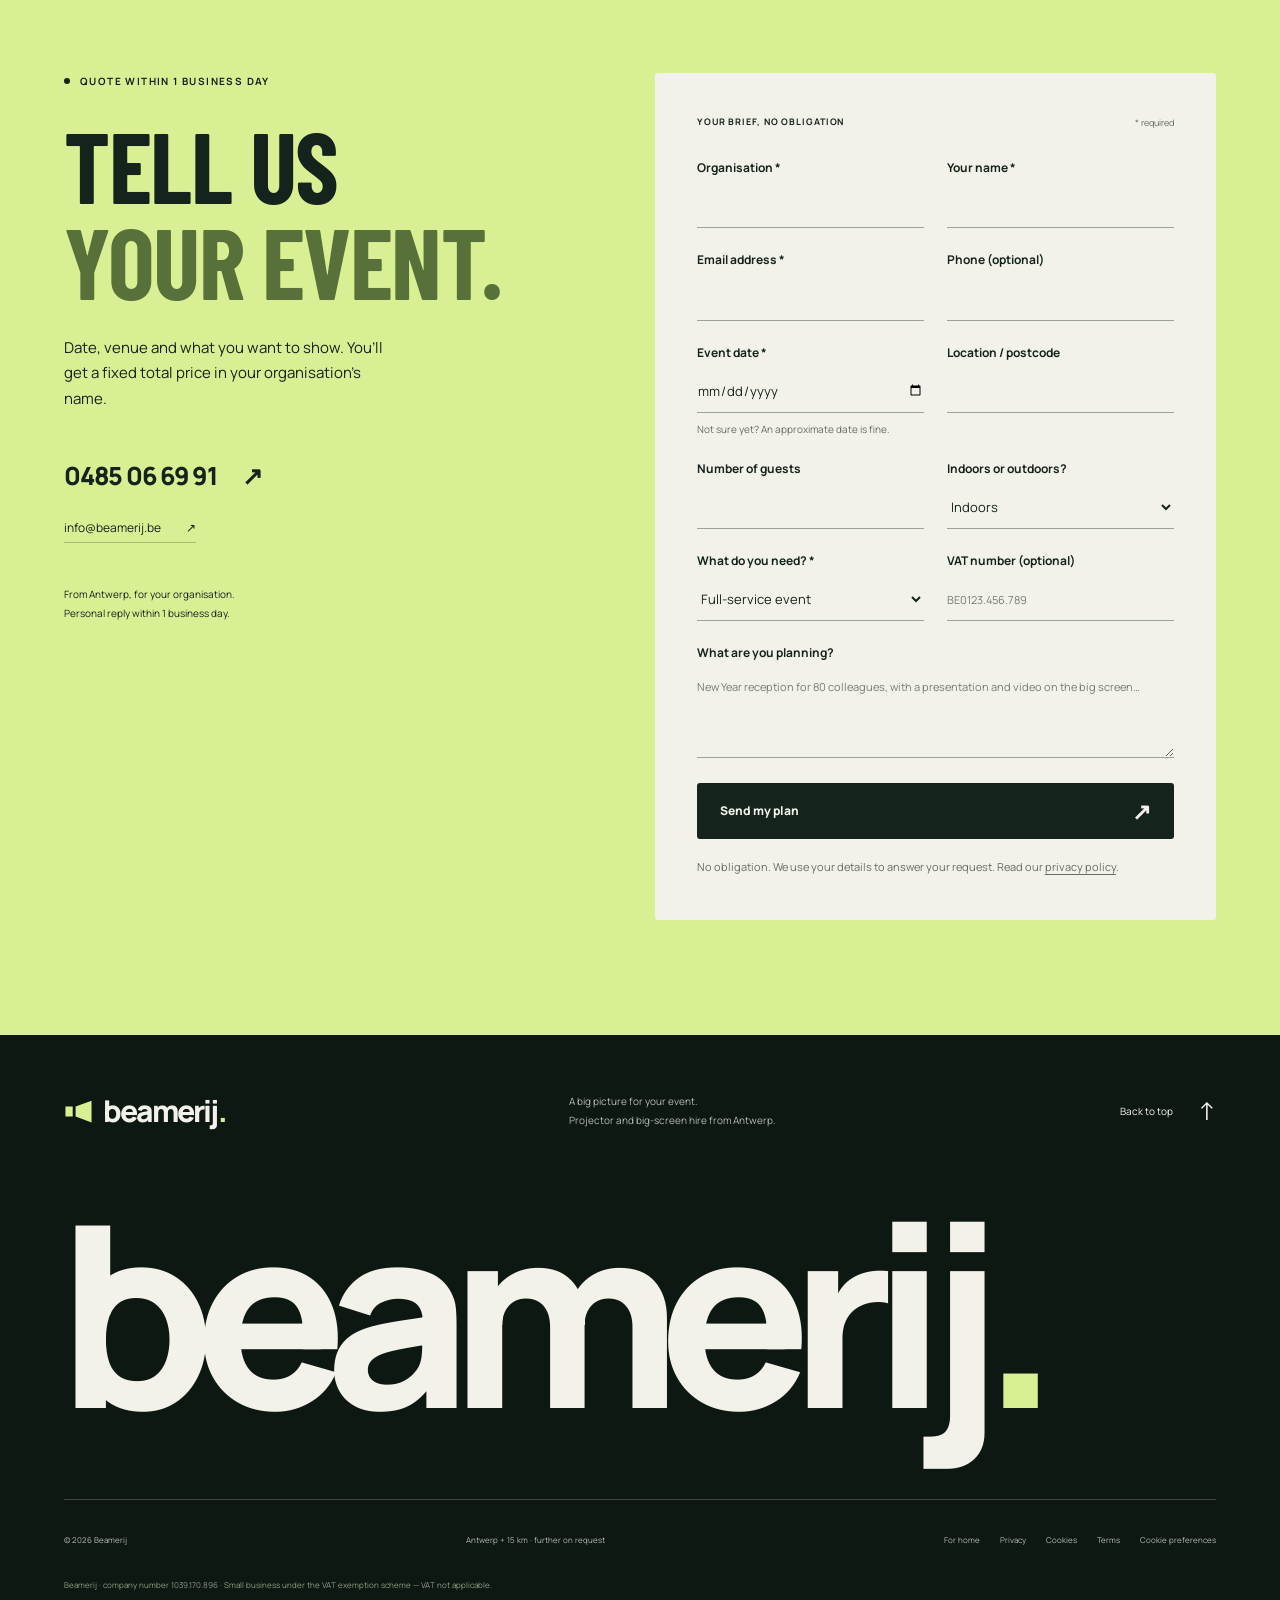
<file: zakelijk.html>
<!doctype html>
<html lang="nl-BE" data-i18n-title="z.meta.title" data-i18n-desc="z.meta.desc" data-i18n-og="z.meta">
<head>
  <meta charset="utf-8">
  <meta name="viewport" content="width=device-width, initial-scale=1">
  <meta name="theme-color" content="#15231d">
  <meta name="description" content="Beamer, 200+ inch scherm en geluid voor je bedrijfsevent in Antwerpen. Wij leveren, bouwen op en bedienen. Op factuur, geen waarborg bij full-service. Offerte binnen 1 werkdag.">
  <meta name="robots" content="index,follow">
  <title>Beamer en groot scherm huren voor bedrijven | Beamerij Antwerpen</title>
  <link rel="canonical" href="https://beamerij.be/zakelijk">
  <link rel="icon" href="/favicon.ico?v=20260906-samen-groots" sizes="16x16 32x32 48x48">
  <link rel="icon" href="/images/favicon.svg?v=20260906-samen-groots" type="image/svg+xml" sizes="any">
  <link rel="apple-touch-icon" href="images/apple-touch-icon.png">
  <link rel="manifest" href="site.webmanifest">
  <link rel="preload" href="fonts/barlow-condensed-latin-700.woff2" as="font" type="font/woff2" crossorigin>
  <link rel="preload" href="fonts/manrope-latin-variable.woff2" as="font" type="font/woff2" crossorigin>
  <link rel="preload" as="image" href="images/business/sfpe-talk-1600.webp" imagesrcset="images/business/sfpe-talk-960.webp 960w, images/business/sfpe-talk-1600.webp 1600w, images/business/sfpe-talk-2400.webp 2400w" imagesizes="100vw" fetchpriority="high">
  <meta property="og:locale" content="nl_BE">
  <meta property="og:type" content="website">
  <meta property="og:title" content="Beamerij Zakelijk — groot scherm voor je event">
  <meta property="og:description" content="Personeelsfeest, receptie, seminarie of kick-off: wij leveren, bouwen op en bedienen. Op factuur.">
  <meta property="og:url" content="https://beamerij.be/zakelijk">
  <meta property="og:site_name" content="Beamerij">
  <meta property="og:image" content="https://beamerij.be/images/business/social-zakelijk.jpg">
  <meta property="og:image:alt" content="Seminarie met presentatie op groot scherm, verzorgd door Beamerij">
  <meta property="og:image:width" content="1200">
  <meta property="og:image:height" content="630">
  <meta name="twitter:card" content="summary_large_image">
  <meta name="twitter:title" content="Beamerij Zakelijk — groot scherm voor je event">
  <meta name="twitter:description" content="Groot scherm voor je bedrijfsevent. Geleverd, opgebouwd en bediend.">
  <meta name="twitter:image" content="https://beamerij.be/images/business/social-zakelijk.jpg">
  <link rel="alternate" hreflang="nl-be" href="https://beamerij.be/zakelijk">
  <link rel="alternate" hreflang="fr-be" href="https://beamerij.be/zakelijk?lang=fr">
  <link rel="alternate" hreflang="en" href="https://beamerij.be/zakelijk?lang=en">
  <link rel="alternate" hreflang="x-default" href="https://beamerij.be/zakelijk">
  <link rel="stylesheet" href="styles.css?v=20261026-zakelijk">
  <noscript><style>.nav-toggle,.nav-links,.lang-switch,[data-toggle-motion]{display:none!important}html{scroll-padding-top:150px}</style></noscript>
  <script>
    window.dataLayer = window.dataLayer || [];
    function gtag(){dataLayer.push(arguments);}
    gtag('consent', 'default', {ad_storage:'denied',ad_user_data:'denied',ad_personalization:'denied',analytics_storage:'denied',wait_for_update:500});
    gtag('set', 'ads_data_redaction', true);
    gtag('set', 'url_passthrough', true);
  </script>
  <script async src="https://www.googletagmanager.com/gtag/js?id=G-XQZCP49KPX"></script>
  <script>gtag('js', new Date());gtag('config', 'G-XQZCP49KPX');</script>
  <script>
    gtag('config', 'AW-18262074604/eXWjCJSWiPAcEOzJhIRE', {
      'phone_conversion_number': '0485 06 69 91',
      'phone_conversion_callback': function (formattedNumber, mobileNumber) {
        function updatePhoneLink() {
          var link = document.querySelector('.contact-phone');
          if (!link || !formattedNumber || !mobileNumber) return;
          link.href = 'tel:' + mobileNumber;
          if (link.firstChild && link.firstChild.nodeType === 3) {
            link.firstChild.nodeValue = formattedNumber + ' ';
          }
        }
        if (document.readyState === 'loading') {
          document.addEventListener('DOMContentLoaded', updatePhoneLink, { once: true });
        } else {
          updatePhoneLink();
        }
      }
    });
  </script>
  <script type="application/ld+json">{"@context": "https://schema.org", "@type": "Service", "name": "Beamer en groot scherm huren voor bedrijven", "serviceType": "Audiovisuele verhuur voor bedrijfsevents", "provider": {"@id": "https://beamerij.be/#business"}, "areaServed": {"@type": "City", "name": "Antwerpen"}, "url": "https://beamerij.be/zakelijk", "offers": [{"@type": "Offer", "name": "Full-service event — vanaf", "price": "350", "priceCurrency": "EUR"}, {"@type": "Offer", "name": "Bedrijfsevent op maat — vanaf", "price": "450", "priceCurrency": "EUR"}]}</script>
</head>
<body class="page-business">
  <a class="skip-link" href="#main-content" data-i18n="skip">Ga naar inhoud</a>
  <header class="site-header" data-header>
    <nav class="container nav" aria-label="Hoofdnavigatie" data-i18n-al="nav.aria">
      <a class="brand" href="/" aria-label="Beamerij">
        <svg class="brand-symbol" viewBox="0 0 40 32" fill="none" aria-hidden="true"><path d="M2 9h10v14H2zM16 9 38 1v30l-22-8z" fill="currentColor"/></svg>
        <span class="brand-word">beamerij<span class="brand-dot">.</span></span>
      </a>
      <button class="nav-toggle" type="button" aria-expanded="false" aria-controls="main-navigation"><span class="sr-only" data-i18n="nav.menu">Menu openen</span><span class="nav-toggle-line"></span><span class="nav-toggle-line"></span></button>
      <div class="nav-links" id="main-navigation">
        <a href="#aanbod" data-i18n="z.nav.offer">Aanbod</a>
        <a href="#referenties" data-i18n="z.nav.work">Referenties</a>
        <a href="#praktisch" data-i18n="z.nav.faq">Praktisch</a>
        <a href="/" data-i18n="z.nav.home">Voor thuis</a>
        <div class="lang-switch" role="group" aria-label="Taal / Langue / Language"><button type="button" data-lang="nl" aria-pressed="true">NL</button><button type="button" data-lang="fr" aria-pressed="false">FR</button><button type="button" data-lang="en" aria-pressed="false">EN</button></div>
        <a class="button button-small" href="#contact"><span data-i18n="z.nav.cta">Vraag een offerte</span><span class="arrow" aria-hidden="true">↗</span></a>
      </div>
    </nav>
  </header>

  <main id="main-content">
    <section class="hero hero-business" id="top" aria-labelledby="hero-title">
      <div class="hero-media" data-hero-media>
        <img class="hero-poster" src="images/business/sfpe-talk-1600.webp" srcset="images/business/sfpe-talk-960.webp 960w, images/business/sfpe-talk-1600.webp 1600w, images/business/sfpe-talk-2400.webp 2400w" sizes="100vw" width="2400" height="1348" alt="" fetchpriority="high">
      </div>
      <div class="hero-shade" aria-hidden="true"></div>
      <div class="container hero-content">
        <p class="eyebrow hero-eyebrow"><span class="status-dot" aria-hidden="true"></span><span data-i18n="z.hero.eyebrow">Voor bedrijven &amp; organisaties · Antwerpen</span></p>
        <h1 id="hero-title"><span class="title-mask"><span data-i18n="z.hero.line1">Zakelijk.</span></span><span class="title-mask"><span class="text-accent" data-i18n="z.hero.line2">Groots.</span></span></h1>
        <div class="hero-bottom">
          <div class="hero-intro">
            <p class="hero-copy" data-i18n="z.hero.copy">Personeelsfeest, receptie, kick-off of seminarie. Wij leveren, bouwen op en bedienen het grote scherm.</p>
            <p class="hero-description" data-i18n="z.hero.description">4K-laserbeamer, 200+ inch scherm en geluid. Op factuur, geen waarborg bij full-service.</p>
            <div class="hero-actions"><a class="button" href="#contact" data-package="Full-service event"><span data-i18n="z.hero.cta">Vraag een offerte</span><span class="arrow" aria-hidden="true">↗</span></a><a class="hero-price" href="#aanbod" data-i18n="z.hero.price">Full-service vanaf <strong>€350</strong><span> · op factuur</span></a></div>
          </div>
        </div>
      </div>
      <div class="hero-rail container"><span data-i18n="z.hero.rail">Offerte binnen 1 werkdag.</span><div><span class="hero-count" aria-hidden="true">BEAMERIJ / ZAKELIJK</span><button class="motion-toggle" type="button" data-toggle-motion aria-pressed="false" data-i18n-al="motion.pause" aria-label="Pauzeer beweging"><span data-motion-icon aria-hidden="true">Ⅱ</span></button></div></div>
    </section>

    <section class="usp-strip" aria-label="Zo werken we">
      <ul class="container usp-list">
        <li data-i18n="z.usp.1">Op factuur op naam van je organisatie</li><li data-i18n="z.usp.2">Geen waarborg bij full-service</li><li data-i18n="z.usp.3">Opbouw in 30–60 minuten</li><li data-i18n="z.usp.4">Persoonlijk antwoord binnen 1 werkdag</li>
      </ul>
    </section>

    <section class="section occasions" id="gelegenheden" aria-labelledby="occasions-title">
      <div class="container occasions-layout"><div class="occasions-intro"><p class="eyebrow" data-reveal><span class="section-index">01 —</span> <span data-i18n="z.occ.eyebrow">Waarvoor bedrijven ons boeken</span></p><h2 class="display-title" id="occasions-title" data-reveal data-i18n="z.occ.title">Jouw event.<br>Ons <em>scherm.</em></h2><p data-reveal data-i18n="z.occ.intro">Van een presentatie voor 80 collega’s tot een merkevent met gaming en voetbal: wij zorgen dat het beeld klopt, jij ontvangt je gasten.</p><div class="occasion-photo" data-reveal="image"><img src="images/business/bb-lounge-1600.webp" srcset="images/business/bb-lounge-960.webp 960w, images/business/bb-lounge-1600.webp 1600w" sizes="(max-width: 700px) 100vw, 430px" width="960" height="679" alt="Gasten in een lounge kijken naar een projectie op de muur tijdens het Björn Borg-event" data-i18n-alt="z.work.alt3" loading="lazy" decoding="async"><span class="photo-label" data-i18n="z.occ.photo">Björn Borg — gaming- en voetballounge.</span></div></div>
        <div class="experience-list" data-reveal-group>
          <a class="experience-row" href="#contact" data-occasion="Personeelsfeest" data-reveal><span class="experience-number">01</span><div><h3 data-i18n="z.occ.1.t">Personeelsfeest.</h3><p data-i18n="z.occ.1.d">Eindejaarsfeest, teamavond of jubileum. Een film, quiz of terugblik op 200+ inch.</p></div><span class="experience-arrow" aria-hidden="true">↗</span></a>
          <a class="experience-row" href="#contact" data-occasion="Receptie" data-reveal><span class="experience-number">02</span><div><h3 data-i18n="z.occ.2.t">Receptie.</h3><p data-i18n="z.occ.2.d">Nieuwjaarsreceptie, opening of netwerkevent. Je boodschap groot in beeld.</p></div><span class="experience-arrow" aria-hidden="true">↗</span></a>
          <a class="experience-row" href="#contact" data-occasion="Seminarie of kick-off" data-reveal><span class="experience-number">03</span><div><h3 data-i18n="z.occ.3.t">Seminarie &amp; kick-off.</h3><p data-i18n="z.occ.3.d">Presentaties, infosessies en jaarstarts. Laptop aansluiten en starten.</p></div><span class="experience-arrow" aria-hidden="true">↗</span></a>
          <a class="experience-row" href="#contact" data-occasion="Merkevent" data-reveal><span class="experience-number">04</span><div><h3 data-i18n="z.occ.4.t">Merkevent &amp; lounge.</h3><p data-i18n="z.occ.4.d">Gaming, voetbal of film in je eigen huisstijl. PS5 op aanvraag.</p></div><span class="experience-arrow" aria-hidden="true">↗</span></a>
          <a class="experience-row" href="#contact" data-occasion="Vzw, school of club" data-reveal><span class="experience-number">05</span><div><h3 data-i18n="z.occ.5.t">Vzw, school &amp; club.</h3><p data-i18n="z.occ.5.d">Filmavond, benefiet of ledenavond. Geen btw aangerekend: voordelig als je btw niet recupereert.</p></div><span class="experience-arrow" aria-hidden="true">↗</span></a>
        </div>
      </div>
    </section>

    <section class="section packages" id="aanbod" aria-labelledby="packages-title">
      <div class="container"><div class="section-heading"><div><p class="eyebrow" data-reveal><span class="section-index">02 —</span> <span data-i18n="z.pkg.eyebrow">Helder aanbod</span></p><h2 class="display-title" id="packages-title" data-reveal data-i18n="z.pkg.title">Jij kiest.<br>Wij regelen.</h2></div><p data-reveal data-i18n="z.pkg.intro">Vaste vanafprijzen, alles inbegrepen. Je krijgt vooraf de totaalprijs op een offerte.</p></div>
        <div class="package-grid" data-reveal-group>
          <article class="package-card package-featured" data-reveal><div class="package-top"><span class="package-number">01 /</span><span class="package-label" data-i18n="z.pkg.1.label">Eén avond, volledig verzorgd</span></div><h3 data-i18n="z.pkg.1.t">Full-service event</h3><p class="package-description" data-i18n="z.pkg.1.d">De volledige big-screen set, geleverd, opgebouwd en bediend tijdens je event.</p><p class="price"><span data-i18n="z.pkg.from">vanaf</span><strong>€350</strong></p><p class="price-sub" data-i18n="z.pkg.1.sub">Antwerpen + 15 km · geen waarborg</p><ul><li data-i18n="z.pkg.1.f1">200+ inch scherm, 4K-laserbeamer en geluid</li><li data-i18n="z.pkg.1.f2">Levering, opbouw en afbraak</li><li data-i18n="z.pkg.1.f3">Bediening ter plaatse tijdens je event</li></ul><a href="#contact" class="button button-dark" data-package="Full-service event"><span data-i18n="z.pkg.select">Vraag een offerte</span><span class="arrow" aria-hidden="true">↗</span></a></article>
          <article class="package-card " data-reveal><div class="package-top"><span class="package-number">02 /</span><span class="package-label" data-i18n="z.pkg.2.label">Voor grotere plannen</span></div><h3 data-i18n="z.pkg.2.t">Bedrijfsevent op maat</h3><p class="package-description" data-i18n="z.pkg.2.d">Presentatie overdag en feest ’s avonds, meerdere dagen of verder dan Antwerpen.</p><p class="price"><span data-i18n="z.pkg.from">vanaf</span><strong>€450</strong></p><p class="price-sub" data-i18n="z.pkg.2.sub">Offerte op maat binnen 1 werkdag</p><ul><li data-i18n="z.pkg.2.f1">Alles van full-service, voor dagdeel of hele dag</li><li data-i18n="z.pkg.2.f2">Technische afstemming met je locatie vooraf</li><li data-i18n="z.pkg.2.f3">Extra speaker of PS5 op aanvraag</li></ul><a href="#contact" class="button button-outline" data-package="Business of meerdaags"><span data-i18n="z.pkg.select">Vraag een offerte</span><span class="arrow" aria-hidden="true">↗</span></a></article>
          <article class="package-card " data-reveal><div class="package-top"><span class="package-number">03 /</span><span class="package-label" data-i18n="z.pkg.3.label">Je hebt zelf een technieker</span></div><h3 data-i18n="z.pkg.3.t">Alleen het materiaal</h3><p class="package-description" data-i18n="z.pkg.3.d">Je haalt de complete set af en bouwt zelf op, met duidelijke uitleg.</p><p class="price"><span data-i18n="z.pkg.from">vanaf</span><strong>€175</strong><small data-i18n="pkg.night">/ avond</small></p><p class="price-sub" data-i18n="z.pkg.3.sub">Waarborg volgens offerte</p><ul><li data-i18n="z.pkg.3.f1">200+ inch scherm met stille blower</li><li data-i18n="z.pkg.3.f2">4K-laserbeamer, geluid, stands en kabels</li><li data-i18n="z.pkg.3.f3">Levering en opbouw als optie</li></ul><a href="#contact" class="button button-outline" data-package="Full big-screen set"><span data-i18n="z.pkg.select">Vraag een offerte</span><span class="arrow" aria-hidden="true">↗</span></a></article>
        </div>
        <details class="pricing-details" open><summary><span data-i18n="z.pkg.details">Goed om te weten: btw, factuur &amp; extra’s</span><span class="faq-icon" aria-hidden="true"></span></summary><div><p data-i18n="z.pkg.note1"><strong>Geen btw:</strong> Beamerij valt onder de vrijstellingsregeling voor kleine ondernemingen, dus er komt geen btw bij. Voor vzw’s, scholen, clubs en besturen die geen btw recupereren is dat meteen 21% voordeliger.</p><p data-i18n="z.pkg.note2"><strong>Factuur:</strong> op naam van je organisatie, met je btw-nummer en eventuele bestelbonreferentie. Betaling per overschrijving.</p><p data-i18n="z.pkg.note3"><strong>Extra’s:</strong> extra speaker of bekabeling €15–25 · levering bij afhaalpakket €50–80 · langere bediening en verplaatsingen buiten 15 km op offerte.</p></div></details>
      </div>
    </section>

    <section class="section work" id="referenties" aria-labelledby="work-title">
      <div class="container"><div class="section-heading"><div><p class="eyebrow" data-reveal><span class="section-index">03 —</span> <span data-i18n="z.work.eyebrow">Recent werk</span></p><h2 class="display-title" id="work-title" data-reveal data-i18n="z.work.title">Echte events.<br>Echt <em>beeld.</em></h2></div><p data-reveal data-i18n="z.work.intro">Een greep uit events die we in 2026 mochten verzorgen.</p></div>
        <div class="work-grid" data-reveal-group>
          <figure class="work-item work-wide" data-reveal><img src="images/business/sfpe-audience-1600.webp" srcset="images/business/sfpe-audience-960.webp 960w, images/business/sfpe-audience-1600.webp 1600w" sizes="(max-width: 700px) 100vw, 60vw" width="1600" height="898" alt="Publiek steekt de hand op tijdens een sessie van SFPE Benelux" data-i18n-alt="z.work.alt2" loading="lazy" decoding="async"><figcaption data-i18n="z.work.2">SFPE Benelux — interactieve sessie met de zaal</figcaption></figure>
          <figure class="work-item work-tall" data-reveal><img src="images/business/bb-details-1200.webp" srcset="images/business/bb-details-720.webp 720w, images/business/bb-details-1200.webp 1200w" sizes="(max-width: 700px) 100vw, 35vw" width="720" height="1080" alt="Tafel met PS5-controllers en Björn Borg-servetten" data-i18n-alt="z.work.alt4" loading="lazy" decoding="async"><figcaption data-i18n="z.work.4">Björn Borg — details in de huisstijl</figcaption></figure>
          <figure class="work-item work-wide" data-reveal><img src="images/business/bb-lounge-1600.webp" srcset="images/business/bb-lounge-960.webp 960w, images/business/bb-lounge-1600.webp 1600w" sizes="(max-width: 700px) 100vw, 60vw" width="1600" height="1131" alt="Gasten in een lounge kijken naar een projectie op de muur tijdens het Björn Borg-event" data-i18n-alt="z.work.alt3" loading="lazy" decoding="async"><figcaption data-i18n="z.work.3">Björn Borg — merklounge met gaming en voetbal</figcaption></figure>
          <figure class="work-item work-tall" data-reveal><img src="images/business/bb-gaming-1200.webp" srcset="images/business/bb-gaming-720.webp 720w, images/business/bb-gaming-1200.webp 1200w" sizes="(max-width: 700px) 100vw, 35vw" width="720" height="1086" alt="Gast speelt met een PS5-controller tijdens het Björn Borg-event" data-i18n-alt="z.work.alt5" loading="lazy" decoding="async"><figcaption data-i18n="z.work.5">Björn Borg — PS5-gaming op groot scherm</figcaption></figure>
        </div>
        <p class="client-row" data-reveal><span>SFPE Benelux</span><span>Björn Borg</span></p>
      </div>
    </section>

    <section class="section process" id="werkwijze" aria-labelledby="process-title"><div class="container process-layout"><div class="process-intro"><p class="eyebrow" data-reveal><span class="section-index">04 —</span> <span data-i18n="z.proc.eyebrow">Zo werkt het</span></p><h2 class="display-title" id="process-title" data-reveal data-i18n="z.proc.title">Eén aanspreekpunt.<br><em>Geen gedoe.</em></h2><p data-reveal data-i18n="z.proc.intro">Je praat met de persoon die ook komt opbouwen. Geen tussenpersonen, geen verrassingen.</p><a class="button" href="#contact" data-reveal><span data-i18n="z.hero.cta">Vraag een offerte</span><span class="arrow" aria-hidden="true">↗</span></a></div><ol class="process-list" data-reveal-group><li data-reveal><span class="step-num">01</span><div><h3 data-i18n="z.proc.1.t">Stuur je briefing.</h3><p data-i18n="z.proc.1.d">Datum, locatie, aantal gasten en wat je wil tonen. Via het formulier, mail of telefoon.</p></div></li><li data-reveal><span class="step-num">02</span><div><h3 data-i18n="z.proc.2.t">Offerte binnen 1 werkdag.</h3><p data-i18n="z.proc.2.d">Een vaste totaalprijs, op naam van je organisatie. Pas na je akkoord leggen we de datum vast.</p></div></li><li data-reveal><span class="step-num">03</span><div><h3 data-i18n="z.proc.3.t">Wij leveren en bedienen.</h3><p data-i18n="z.proc.3.d">We zijn ruim op tijd, testen je laptop en blijven bij full-service tot het einde. Daarna volgt de factuur.</p></div></li></ol></div></section>

    <section class="section faq" id="praktisch" aria-labelledby="faq-title"><div class="container faq-layout"><div><p class="eyebrow" data-reveal><span class="section-index">05 —</span> <span data-i18n="z.faq.eyebrow">Praktisch</span></p><h2 class="display-title" id="faq-title" data-reveal data-i18n="z.faq.title">Vooraf<br>geregeld.</h2><p data-reveal data-i18n="z.faq.intro">Twijfel je over je zaal of programma? Bel of mail, we denken mee.</p><a class="text-link contact-phone" href="tel:+32485066991" data-reveal><span data-i18n="z.faq.link">Bel 0485 06 69 91</span><span aria-hidden="true">↗</span></a></div><div class="faq-list" data-reveal>
      <details><summary><span data-i18n="z.faq.1.q">Kunnen we onze laptop aansluiten?</span><span class="faq-icon" aria-hidden="true"></span></summary><p data-i18n="z.faq.1.a">Ja, via HDMI. Heb je enkel USB-C, laat het ons weten, dan voorzien we een adapter. We testen je presentatie of video vooraf ter plaatse.</p></details>
      <details><summary><span data-i18n="z.faq.2.q">Is het beeld helder genoeg binnen?</span><span class="faq-icon" aria-hidden="true"></span></summary><p data-i18n="z.faq.2.a">De 4K-laserbeamer haalt 5.700 lumen. In een zaal met gedimd licht of gordijnen is dat ruim voldoende, ook op 200+ inch. Bij veel daglicht adviseren we vooraf over plaats en schermgrootte.</p></details>
      <details><summary><span data-i18n="z.faq.3.q">Krijgen we een factuur?</span><span class="faq-icon" aria-hidden="true"></span></summary><p data-i18n="z.faq.3.a">Ja, op naam van je organisatie, met je btw-nummer en eventuele bestelbonreferentie. Beamerij (ondernemingsnummer 1039.170.896) valt onder de vrijstellingsregeling van btw: er wordt geen btw aangerekend.</p></details>
      <details><summary><span data-i18n="z.faq.4.q">Wat hebben jullie nodig op locatie?</span><span class="faq-icon" aria-hidden="true"></span></summary><p data-i18n="z.faq.4.a">Een normaal stopcontact, een vrije plek voor scherm en beamer en toegang ongeveer een uur voor de start. Geen stroom in de buurt? Een stille powerstation is beschikbaar op aanvraag.</p></details>
      <details><summary><span data-i18n="z.faq.5.q">Hoe lang op voorhand moeten we boeken?</span><span class="faq-icon" aria-hidden="true"></span></summary><p data-i18n="z.faq.5.a">Zo vroeg mogelijk, zeker voor december en januari. Een datum is pas vast na je schriftelijk akkoord op de offerte. Last minute? Bel gerust, soms kan het nog.</p></details>
      <details><summary><span data-i18n="z.faq.6.q">Wat als er iets misloopt?</span><span class="faq-icon" aria-hidden="true"></span></summary><p data-i18n="z.faq.6.a">Bij full-service blijven we ter plaatse en zoeken we meteen een oplossing. Daarom testen we beeld en geluid ruim voor je gasten aankomen.</p></details>
    </div></div></section>

    <section class="section contact" id="contact" aria-labelledby="contact-title"><div class="container contact-layout"><div class="contact-intro"><p class="eyebrow" data-reveal><span class="status-dot" aria-hidden="true"></span> <span data-i18n="z.contact.eyebrow">Offerte binnen 1 werkdag</span></p><h2 class="display-title" id="contact-title" data-reveal data-i18n="z.contact.title">Vertel ons<br><em>je event.</em></h2><p data-reveal data-i18n="z.contact.copy">Datum, plek en wat je wil tonen. Dan krijg je een vaste totaalprijs op naam van je organisatie.</p><div class="contact-channels" data-reveal><a class="contact-phone" href="tel:+32485066991">0485 06 69 91 <span aria-hidden="true">↗</span></a><a href="mailto:info@beamerij.be">info@beamerij.be <span aria-hidden="true">↗</span></a></div><p class="contact-note" data-reveal data-i18n="z.contact.response">Vanuit Antwerpen, voor jouw organisatie.<br>Persoonlijk antwoord binnen 1 werkdag.</p></div>
      <form class="quote-form" id="quote-form" action="https://formspree.io/f/xvzjogpb" method="POST" data-formspree-endpoint="https://formspree.io/f/xvzjogpb" data-reveal>
        <div class="form-heading"><span class="eyebrow" data-i18n="z.form.eyebrow">Jouw briefing, vrijblijvend</span><span class="form-required" data-i18n="form.required">* verplicht</span></div>
        <input type="hidden" id="occasion" name="gelegenheid"><input type="hidden" id="addons" name="opties"><input type="hidden" name="bron" value="zakelijk"><input type="hidden" name="gclid" data-gclid>
        <p class="selection-note" id="selection-note" hidden aria-live="polite"></p>
        <div class="form-row"><div class="field"><label for="org"><span data-i18n="z.form.org">Organisatie</span> *</label><input id="org" name="organisatie" autocomplete="organization" required></div><div class="field"><label for="name"><span data-i18n="form.name">Jouw naam</span> *</label><input id="name" name="naam" autocomplete="name" required></div></div>
        <div class="form-row"><div class="field"><label for="email"><span data-i18n="form.email">E-mailadres</span> *</label><input id="email" name="email" type="email" autocomplete="email" required></div><div class="field"><label for="phone" data-i18n="form.phone">Telefoon (optioneel)</label><input id="phone" name="telefoon" type="tel" autocomplete="tel"></div></div>
        <div class="form-row"><div class="field"><label for="date"><span data-i18n="form.date">Eventdatum</span> *</label><input id="date" name="datum" type="date" required aria-describedby="date-hint"><span class="field-hint" id="date-hint" data-i18n="form.datehint">Nog niet zeker? Een richtdatum mag ook.</span></div><div class="field"><label for="location" data-i18n="form.location">Locatie / postcode</label><input id="location" name="locatie" autocomplete="postal-code"></div></div>
        <div class="form-row"><div class="field"><label for="guests" data-i18n="z.form.guests">Aantal gasten</label><input id="guests" name="gasten" type="number" min="1" inputmode="numeric"></div><div class="field"><label for="venue" data-i18n="z.form.venue">Binnen of buiten?</label><select id="venue" name="binnen_buiten"><option value="Binnen" data-i18n="z.form.venue.in">Binnen</option><option value="Buiten" data-i18n="z.form.venue.out">Buiten</option><option value="Weet ik nog niet" data-i18n="z.form.venue.unsure">Weet ik nog niet</option></select></div></div>
        <div class="form-row"><div class="field"><label for="package"><span data-i18n="z.form.package">Wat heb je nodig?</span> *</label><select id="package" name="pakket" required><option value="" disabled data-i18n="form.choose">Maak je keuze</option><option value="Full-service event" selected data-i18n="z.pkg.1.t">Full-service event</option><option value="Business of meerdaags" data-i18n="z.pkg.2.t">Bedrijfsevent op maat</option><option value="Full big-screen set" data-i18n="z.pkg.3.t">Alleen het materiaal</option><option value="Ik weet het nog niet" data-i18n="form.unsure">Ik wil graag advies</option></select></div><div class="field"><label for="vat" data-i18n="z.form.vat">Btw-nummer (optioneel)</label><input id="vat" name="btw_nummer" autocomplete="off" placeholder="BE0123.456.789"></div></div>
        <div class="field"><label for="message" data-i18n="form.message">Wat ben je van plan?</label><textarea id="message" name="bericht" rows="3" placeholder="Nieuwjaarsreceptie voor 80 collega’s, met presentatie en filmpje op groot scherm…" data-i18n-ph="z.form.placeholder"></textarea></div>
        <div class="form-footer"><button class="button button-dark" type="submit"><span data-i18n="form.submit">Verstuur mijn plan</span><span class="arrow" aria-hidden="true">↗</span></button><p data-i18n="z.form.consent">Geen verplichting. We gebruiken je gegevens om je aanvraag te beantwoorden. Lees ons <a href="privacybeleid.html">privacybeleid</a>.</p></div>
        <p class="form-status" id="form-status" role="status" aria-live="polite"></p>
        <div class="form-success" id="form-success" tabindex="-1" hidden><span class="success-mark" aria-hidden="true">↗</span><h3 data-i18n="z.form.successtitle">Je aanvraag is onderweg.</h3><p data-i18n="z.form.successbody">Bedankt! Je krijgt binnen 1 werkdag een persoonlijk voorstel. Je aanvraag is nog geen bevestigde boeking.</p><a class="text-link" href="tel:+32485066991" data-i18n="z.form.urgent">Dringend? Bel 0485 06 69 91.</a></div>
      </form></div></section>
  </main>

  <footer class="site-footer"><div class="container"><div class="footer-top"><a class="brand" href="/" aria-label="Beamerij"><svg class="brand-symbol" viewBox="0 0 40 32" fill="none" aria-hidden="true"><path d="M2 9h10v14H2zM16 9 38 1v30l-22-8z" fill="currentColor"/></svg><span class="brand-word">beamerij<span class="brand-dot">.</span></span></a><p data-i18n="z.footer.tagline">Groot beeld voor je event.<br>Beamer- en big-screenverhuur vanuit Antwerpen.</p><a class="footer-top-link" href="#top"><span data-i18n="footer.top">Terug naar boven</span><span aria-hidden="true">↑</span></a></div><div class="footer-wordmark" aria-hidden="true">beamerij<span>.</span></div><div class="footer-bottom"><p>© <span id="year">2026</span> Beamerij</p><span data-i18n="footer.region">Antwerpen + 15 km · verder op aanvraag</span><div><a href="/" data-i18n="z.nav.home">Voor thuis</a><a href="privacybeleid.html" data-i18n="footer.privacy">Privacy</a><a href="cookiebeleid.html" data-i18n="footer.cookies">Cookies</a><a href="algemene-voorwaarden.html" data-i18n="footer.terms">Voorwaarden</a><button type="button" data-cookie-settings data-i18n="footer.cookieprefs">Cookievoorkeuren</button></div></div><p class="footer-vat" data-i18n="z.footer.vat">Beamerij · ondernemingsnummer 1039.170.896 · Kleine onderneming onderworpen aan de vrijstellingsregeling van btw — btw niet van toepassing.</p></div></footer>
  <script src="lang.js?v=20261026-zakelijk" defer></script>
  <script src="script.js?v=20261026-zakelijk" defer></script>
  <script src="consent.js" defer></script>
</body>
</html>
</file>
<file: styles.css>
/* Beamerij — Together, on a bigger scale. Static-first, motion-enhanced. */
@font-face{font-family:'Barlow Condensed';font-style:normal;font-weight:700;font-display:swap;src:url('fonts/barlow-condensed-latin-700.woff2') format('woff2')}
@font-face{font-family:'Manrope';font-style:normal;font-weight:400 800;font-display:swap;src:url('fonts/manrope-latin-variable.woff2') format('woff2')}
:root{--ink:#15231d;--ink-deep:#0e1813;--paper:#f3f2ea;--paper-deep:#e8e8de;--lime:#d9ef93;--lime-hover:#e5f8b0;--muted:#656e63;--line:rgba(21,35,29,.18);--white-line:rgba(243,242,234,.22);--display:'Barlow Condensed','Arial Narrow',Impact,sans-serif;--sans:'Manrope',Arial,sans-serif;--ease:cubic-bezier(.16,1,.3,1);--header-h:88px;--gutter:clamp(24px,5vw,88px)}
*{box-sizing:border-box}
html{scroll-behavior:smooth;scroll-padding-top:calc(var(--header-h) + 24px)}
body{margin:0;background:var(--paper);color:var(--ink);font:400 15px/1.7 var(--sans);-webkit-font-smoothing:antialiased}
body.nav-open{overflow:hidden}
button,input,select,textarea{font:inherit}
button,a,input,select,textarea{-webkit-tap-highlight-color:transparent}
button,a{touch-action:manipulation}
button{cursor:pointer}
a{color:inherit;text-decoration:none}
img,video{display:block;max-width:100%}
img{height:auto}
figure{margin:0}
h1,h2,h3,h4,p{margin:0}
ul,ol{padding:0;margin:0}
button{color:inherit}
[hidden]{display:none!important}
::selection{color:var(--ink);background:var(--lime)}
:focus-visible{outline:2px solid currentColor;outline-offset:5px}
.container{width:calc(100% - var(--gutter)*2);max-width:1600px;margin-inline:auto}
.section{padding-block:clamp(80px,9vw,144px)}
.sr-only{position:absolute;width:1px;height:1px;padding:0;margin:-1px;overflow:hidden;clip:rect(0,0,0,0);white-space:nowrap;border:0}
.skip-link{position:fixed;z-index:200;top:12px;left:12px;padding:12px 20px;color:var(--ink);background:var(--lime);transform:translateY(-160%)}
.skip-link:focus{transform:none}
.eyebrow{display:flex;align-items:center;gap:10px;font-size:10px;font-weight:700;line-height:1.6;letter-spacing:.14em;text-transform:uppercase}
.section-index{white-space:nowrap;color:var(--muted);letter-spacing:.04em}
.display-title{font-family:var(--display);font-size:clamp(64px,7.4vw,118px);font-weight:700;line-height:.98;letter-spacing:-.015em;text-transform:uppercase}
.display-title em{font-style:normal;color:#71815d}
.button{display:inline-flex;align-items:center;justify-content:space-between;gap:32px;min-height:56px;border:1px solid transparent;border-radius:3px;padding:15px 22px;background:var(--lime);color:var(--ink);font-size:12px;font-weight:800;line-height:1.5;transition:background .25s,transform .4s var(--ease),border-color .25s}
.button:hover{background:var(--lime-hover);transform:translateY(-2px)}
.button:active{transform:translateY(0)}
.button .arrow{font-size:23px;line-height:1;transition:transform .4s var(--ease)}
.button:hover .arrow{transform:translate(3px,-3px)}
.button-small{min-height:46px;padding:11px 18px;gap:24px}
.button-dark{background:var(--ink);color:var(--paper)}
.button-dark:hover{background:#2e4133}
.button-outline{background:transparent;border-color:var(--line);color:var(--ink)}
.button-outline:hover{background:var(--ink);color:var(--paper);border-color:var(--ink)}
.button-glass{background:rgba(14,24,19,.28);border-color:rgba(255,255,255,.65);color:var(--paper);backdrop-filter:blur(8px);gap:20px}
.button-glass:hover{background:var(--paper);color:var(--ink)}
.button:disabled{cursor:wait;opacity:.65;transform:none}
.text-link{display:inline-flex;align-items:center;gap:22px;font-size:12px;font-weight:800;padding-block:10px;border-bottom:1px solid currentColor}
.text-link>span:last-child:not(:first-child){font-size:21px;transition:transform .35s var(--ease)}
.text-link:hover>span:last-child:not(:first-child){transform:translate(3px,-3px)}
.round-link{flex:0 0 64px;width:64px;height:64px;display:grid;place-items:center;border:1px solid var(--line);border-radius:50%;font-size:33px;transition:transform .5s var(--ease),background .3s}
.round-link:hover{background:var(--lime);transform:rotate(-15deg)}
/* A calm navigation bar; no promotional ticker. */
.site-header{position:fixed;inset:0 0 auto;z-index:50;height:var(--header-h);color:var(--paper);background:var(--ink);transition:background .35s,border-color .35s;border-bottom:1px solid transparent}
.is-scrolled .site-header,.site-header.is-scrolled,body.nav-open .site-header{background:rgba(21,35,29,.97);border-bottom-color:var(--white-line);backdrop-filter:blur(12px)}
html.motion-ready body:not(.is-scrolled):not(.nav-open):not(.legal-page) .site-header{background:transparent}
.no-script-nav{position:fixed;inset:var(--header-h) 0 auto;z-index:49;display:flex;justify-content:center;gap:24px;padding:12px 20px;background:var(--ink);color:var(--paper);font-size:12px}
.nav{display:flex;align-items:center;justify-content:space-between;gap:28px;height:100%}
.brand{display:inline-flex;align-items:center;gap:10px;line-height:1;flex-shrink:0}
.brand-symbol{width:29px;height:27px;color:var(--lime)}
.brand-word{font:800 30px/1 var(--sans);letter-spacing:-1.8px}
.brand-dot{color:var(--lime)}
.nav-links{display:flex;align-items:center;gap:clamp(20px,2.7vw,44px)}
.nav-links>a:not(.button){position:relative;padding-block:12px;font-size:12px;font-weight:600}
.nav-links>a:not(.button)::after{position:absolute;content:'';bottom:7px;left:0;width:100%;height:1px;background:var(--lime);transform:scaleX(0);transform-origin:left;transition:transform .35s var(--ease)}
.nav-links>a:not(.button):hover::after{transform:scaleX(1)}
.lang-switch{display:flex;align-items:center;gap:1px}
.lang-switch button{border:0;background:transparent;color:inherit;opacity:.6;min-width:32px;min-height:44px;padding:7px 5px;font-size:10px;font-weight:800;transition:opacity .2s}
.lang-switch button[aria-pressed='true']{opacity:1;text-decoration:underline;text-underline-offset:5px;text-decoration-color:var(--lime)}
.lang-switch button:hover{opacity:1}
.nav-toggle{display:none}
/* A real event, presented like a film title. */
.hero{position:relative;isolation:isolate;display:flex;flex-direction:column;min-height:min(960px,100svh);padding-top:clamp(144px,11vw,185px);background:var(--ink-deep);color:var(--paper);overflow:hidden}
.hero-media{position:absolute;z-index:-3;inset:-4% 0;transform:translate3d(0,var(--hero-shift,0px),0);will-change:transform}
.hero-poster,.hero-video{width:100%;height:100%;object-fit:cover;object-position:65% 53%}
.hero-video{position:absolute;inset:0;opacity:0;transition:opacity 1.2s ease}
.hero-media.is-playing .hero-video{opacity:1}
.hero-shade{position:absolute;z-index:-1;inset:0;background:linear-gradient(90deg,rgba(9,20,14,.82),rgba(9,20,14,.36) 54%,rgba(9,20,14,.12)),linear-gradient(0deg,rgba(9,20,14,.91),transparent 56%,rgba(9,20,14,.34))}
.hero-content{flex:1;padding-bottom:45px}
.hero-eyebrow{margin-bottom:30px;color:var(--paper);font-size:10px}
.status-dot{display:inline-block;width:6px;height:6px;border-radius:50%;background:var(--lime);flex-shrink:0}
.hero h1{font:700 clamp(128px,15.3vw,230px)/.81 var(--display);letter-spacing:-.017em;text-transform:uppercase;margin-left:-.025em}
.title-mask{display:block;overflow:hidden;padding-block:.035em}
.title-mask>span{display:block}
.text-accent{color:var(--lime)}
.hero-bottom{display:flex;align-items:flex-end;justify-content:space-between;gap:36px;margin-top:28px}
.hero-intro{max-width:545px}
.hero-copy{font-size:clamp(16px,1.4vw,21px);font-weight:600;line-height:1.45;max-width:425px}
.hero-description{max-width:440px;margin-top:10px;font-size:14px;line-height:1.85;color:rgba(243,242,234,.87)}
.hero-actions{display:flex;align-items:center;gap:25px;margin-top:25px}
.hero-price{font-size:10px;color:var(--paper);max-width:145px;line-height:1.8}
.hero-price strong{font-weight:800;font-size:13px}
.hero-price>span{white-space:nowrap}
.film-link{display:flex;align-items:center;gap:14px;flex-shrink:0;text-align:left;color:var(--paper);background:transparent;border:0;padding:8px 0}
.play-circle{display:grid;place-items:center;border:1px solid rgba(243,242,234,.65);border-radius:50%;width:62px;height:62px;padding-left:3px;font-size:15px;transition:background .3s,color .3s,transform .5s var(--ease)}
.film-link:hover .play-circle{color:var(--ink);background:var(--lime);border-color:var(--lime);transform:scale(1.08)}
.film-link b{display:block;font-size:12px;font-weight:700}
.film-link small{display:block;font-size:9px;letter-spacing:.03em;opacity:.65;margin-top:4px}
.hero-rail{display:flex;justify-content:space-between;align-items:center;gap:20px;border-top:1px solid var(--white-line);min-height:64px;font-size:10px;color:rgba(243,242,234,.7)}
.hero-rail>div{display:flex;align-items:center;gap:28px}
.hero-count{font-size:9px;letter-spacing:.15em}
.motion-toggle{display:grid;place-items:center;width:40px;height:40px;padding:0;background:transparent;color:var(--paper);border:1px solid var(--white-line);border-radius:50%;font-size:16px}
.motion-toggle:hover{border-color:var(--lime);color:var(--lime)}
/* The inquiry is a request, never a pretend live availability search. */
.date-strip{background:var(--lime);padding-block:30px}
.date-strip-inner{display:flex;justify-content:space-between;align-items:center;gap:36px}
.date-strip-inner>p{font-size:16px;font-weight:700;line-height:1.4;letter-spacing:-.035em}
.quick-check{display:flex;align-items:center;gap:32px;flex:1;max-width:540px}
.quick-field{flex:1;min-width:0}
.quick-field label{display:block;font-size:9px;font-weight:800;letter-spacing:.08em;text-transform:uppercase;margin-bottom:5px}
.quick-field input{display:block;min-width:0;width:100%;padding:5px 0;background:transparent;border:0;border-radius:0;border-bottom:1px solid rgba(21,35,29,.4);color:var(--ink);font-size:14px;min-height:32px;color-scheme:light}
.quick-note{font-size:10px;line-height:1.8;flex-shrink:0}
/* Generous editorial scale, not an icon-card catalogue. */
.intro-grid{display:grid;grid-template-columns:1fr 2.1fr;gap:40px}
.intro-grid>.eyebrow{align-self:start;margin-top:12px}
.intro-grid .display-title{font-size:clamp(64px,7.1vw,114px)}
.intro-bottom{display:flex;align-items:center;justify-content:space-between;gap:50px;margin-top:32px}
.intro-bottom>p{max-width:535px;font-size:15px;line-height:1.95;color:var(--muted)}
.stats-row{display:grid;grid-template-columns:repeat(3,1fr);gap:0;margin-top:clamp(65px,7vw,112px);border-block:1px solid var(--line)}
.stat{padding:35px 0 33px}
.stat+.stat{border-left:1px solid var(--line);padding-left:18%}
.stat strong{font:700 clamp(45px,5vw,78px)/1 var(--display);text-transform:uppercase;letter-spacing:-.02em}
.stat strong span{font:600 11px/1.5 var(--sans);letter-spacing:0;text-transform:none;margin-left:8px;white-space:nowrap}
.stat p{font-size:12px;color:var(--muted);margin-top:12px}
.showcase{position:relative;isolation:isolate;min-height:620px;height:50vw;max-height:830px;display:flex;align-items:center;color:var(--paper);background:var(--ink);overflow:hidden}
.showcase-image{position:absolute;inset:0;z-index:-3}
.showcase-image img{width:100%;height:100%;object-fit:cover;object-position:50% 58%}
.showcase-overlay{position:absolute;inset:0;z-index:-1;background:linear-gradient(90deg,rgba(11,21,15,.8),rgba(11,21,15,.63) 48%,rgba(11,21,15,.08) 84%),linear-gradient(0deg,rgba(11,21,15,.38),transparent 30%)}
.showcase-content>.eyebrow{margin-bottom:24px}
.showcase-content .display-title{font-size:clamp(90px,10vw,160px);margin-bottom:32px}
.showcase-caption{font-size:10px;opacity:.7;position:absolute;bottom:28px;right:var(--gutter)}
.occasions-layout{display:grid;grid-template-columns:1fr 1.15fr;gap:clamp(55px,9vw,150px)}
.occasions-intro>.eyebrow{margin-bottom:25px}
.occasions-intro .display-title{font-size:clamp(62px,6.2vw,100px)}
.occasions-intro>p:not(.eyebrow){max-width:360px;font-size:15px;color:var(--muted);margin-top:25px}
.occasion-photo{position:relative;margin-top:45px;overflow:hidden;max-width:430px}
.occasion-photo img{width:100%;aspect-ratio:1.65;object-fit:cover;transition:transform 1.2s var(--ease)}
.occasion-photo:hover img{transform:scale(1.045)}
.photo-label{display:block;font-size:9px;padding-top:12px;color:var(--muted)}
.experience-list{align-self:center;border-top:1px solid var(--line)}
.experience-row{display:flex;align-items:flex-start;gap:26px;padding:35px 0;border-bottom:1px solid var(--line);transition:padding .4s var(--ease)}
.experience-number{font-size:10px;line-height:2.5;color:var(--muted)}
.experience-row h3{font:700 clamp(28px,3vw,46px)/1.1 var(--display);text-transform:uppercase}
.experience-row p{font-size:13px;line-height:1.85;color:var(--muted);margin-top:12px;max-width:335px}
.experience-arrow{font-size:29px;margin-left:auto;line-height:1;transition:transform .4s var(--ease)}
.experience-row:hover{padding-left:12px}
.experience-row:hover .experience-arrow{transform:translate(4px,-4px)}
/* Pricing has three clear choices and one tailored alternative. */
.packages{background:var(--paper-deep)}
.section-heading{display:flex;justify-content:space-between;align-items:flex-end;gap:60px;margin-bottom:55px}
.section-heading .eyebrow{margin-bottom:25px}
.section-heading>p{font-size:15px;color:var(--muted);max-width:330px;padding-bottom:6px}
.package-grid{display:grid;grid-template-columns:repeat(3,minmax(0,1fr));gap:16px}
.package-card{display:flex;flex-direction:column;background:var(--paper);border:1px solid var(--line);border-radius:3px;padding:30px clamp(22px,2.4vw,38px) 28px;transition:transform .7s var(--ease),opacity .8s var(--ease),box-shadow .4s}
.package-card:hover{box-shadow:0 20px 45px -35px rgba(21,35,29,.55)}
.package-featured{background:var(--lime);border-color:transparent}
.package-top{display:flex;justify-content:space-between;align-items:center;gap:12px;margin-bottom:33px}
.package-number{font-size:10px;color:var(--muted)}
.package-label{font-size:8px;font-weight:800;text-transform:uppercase;letter-spacing:.08em;text-align:right}
.package-card h3{font-size:clamp(19px,1.8vw,27px);line-height:1.4;letter-spacing:-.065em;font-weight:800}
.package-description{font-size:13px;color:#596452;line-height:1.85;margin-top:12px;min-height:74px;max-width:280px}
.price{display:flex;align-items:baseline;gap:9px;margin-top:29px;white-space:nowrap}
.price>span{font-size:9px}
.price strong{font:700 clamp(65px,5.5vw,88px)/1 var(--display);letter-spacing:-.025em}
.price small{font-size:12px}
.price-sub{font-size:12px;margin-top:10px;min-height:22px}
.package-card ul{list-style:none;border-top:1px solid var(--line);padding-top:24px;margin-top:25px;margin-bottom:30px}
.package-card li{position:relative;padding-left:18px;font-size:12px;line-height:1.8;margin-bottom:11px}
.package-card li::before{content:'↗';position:absolute;left:0;top:0;font-size:12px}
.package-card>.button{margin-top:auto;width:100%;font-size:11px;gap:14px}
.business-package{display:flex;align-items:center;justify-content:space-between;gap:45px;padding:35px 0;margin-top:20px;border-bottom:1px solid var(--line)}
.business-package .eyebrow{font-size:9px;color:var(--muted);margin-bottom:7px}
.business-package h3{font-size:22px;font-weight:800;letter-spacing:-.04em}
.business-package>div>p:not(.business-price){font-size:13px;color:var(--muted);max-width:640px;margin-top:8px}
.business-package>div:last-child{flex-shrink:0}
.business-price{font-size:11px}
.business-price strong{font-weight:800}
.business-package .text-link{font-size:11px;margin-top:7px}
.pricing-details{border-bottom:1px solid var(--line);font-size:13px}
.pricing-details summary{padding:20px 0;gap:24px;font-weight:600}
.pricing-details>div{max-width:850px;padding-bottom:25px;color:var(--muted)}
.pricing-details p+p{margin-top:12px}
.addons{margin-top:50px}
.addons>.eyebrow{font-size:9px;color:var(--muted);margin-bottom:22px}
.addon-grid{display:grid;grid-template-columns:repeat(3,minmax(0,1fr));gap:30px}
.addon-grid>a{display:flex;align-items:center;gap:13px}
.addon-grid>a>span:last-child{margin-left:auto;transition:transform .3s var(--ease)}
.addon-grid>a:hover>span:last-child{transform:translate(3px,-3px)}
.addon-mark{width:32px;height:32px;display:grid;place-items:center;border:1px solid var(--line);border-radius:50%;flex-shrink:0}
.addon-grid h3{font-size:13px;font-weight:800}
.addon-grid p{font-size:11px;color:var(--muted);margin-top:5px}
.process{background:var(--ink);color:var(--paper)}
.process-layout{display:grid;grid-template-columns:1.1fr 1fr;gap:clamp(60px,10vw,160px)}
.process .section-index{color:#a8b398}
.process .eyebrow{margin-bottom:28px;color:#c6cdbb}
.process .display-title{font-size:clamp(65px,6.7vw,108px)}
.process .display-title em{color:var(--lime)}
.process-intro>p:not(.eyebrow){font-size:14px;color:#b7c0af;max-width:330px;margin-top:25px}
.process-intro>.button{margin-top:35px}
.process-list{list-style:none}
.process-list>li{display:flex;gap:28px;padding:30px 0;border-top:1px solid var(--white-line)}
.process-list>li:last-child{border-bottom:1px solid var(--white-line)}
.step-num{font:700 42px/1 var(--display);color:var(--lime)}
.process-list h3{font-size:18px;font-weight:700;letter-spacing:-.04em;margin-top:2px}
.process-list p{font-size:13px;line-height:1.95;color:#b7c0af;margin-top:12px;max-width:360px}
/* Native disclosures remain usable without JavaScript. */
.faq-layout{display:grid;grid-template-columns:1fr 1.35fr;gap:clamp(50px,8vw,125px)}
.faq-layout .eyebrow{margin-bottom:26px}
.faq-layout .display-title{font-size:clamp(66px,6.5vw,104px)}
.faq-layout>div:first-child>p:not(.eyebrow){font-size:14px;color:var(--muted);max-width:280px;margin-top:24px}
.faq-layout .text-link{font-size:11px;margin-top:20px}
.faq-list{border-top:1px solid var(--line)}
.faq-list details{border-bottom:1px solid var(--line)}
summary{list-style:none;cursor:pointer;display:flex;align-items:center;justify-content:space-between}
summary::-webkit-details-marker{display:none}
summary::marker{content:''}
.faq-list summary{font-size:15px;font-weight:700;padding:24px 0;gap:28px;line-height:1.6}
.faq-icon{width:16px;height:16px;position:relative;flex-shrink:0}
.faq-icon::before,.faq-icon::after{content:'';position:absolute;left:1px;top:7px;width:14px;height:1px;background:currentColor;transition:transform .3s var(--ease)}
.faq-icon::after{transform:rotate(90deg)}
details[open] .faq-icon::after{transform:rotate(0)}
.faq-list details>p{font-size:14px;line-height:1.9;color:var(--muted);padding:0 34px 26px 0}
.faq-list details[open] summary{color:#536939}
/* A personal conversation, not a checkout. */
.contact{background:var(--lime)}
.contact-layout{display:grid;grid-template-columns:1fr 1.15fr;gap:clamp(45px,8vw,125px);align-items:start}
.contact-layout>*{min-width:0}
.contact-intro>.eyebrow{margin-bottom:28px}
.contact .status-dot{background:var(--ink)}
.contact .display-title{font-size:clamp(70px,7.7vw,123px)}
.contact .display-title em{color:#587039}
.contact-intro>p:not(.eyebrow):not(.contact-note){font-size:15px;max-width:330px;margin-top:25px}
.contact-channels{display:flex;flex-direction:column;align-items:start;margin-top:40px;gap:12px}
.contact-channels>a{display:inline-flex;align-items:center;gap:25px;font-size:12px;border-bottom:1px solid rgba(21,35,29,.25);padding-block:4px}
.contact-channels>.contact-phone{font-size:25px;font-weight:800;letter-spacing:-.05em;border-bottom:0}
.contact-channels>a:hover{border-bottom-color:var(--ink)}
.contact-note{font-size:10px;line-height:1.9;margin-top:42px}
.quote-form{background:var(--paper);padding:clamp(25px,3.3vw,52px);border-radius:3px;color:var(--ink)}
.form-heading{display:flex;align-items:center;justify-content:space-between;gap:20px;margin-bottom:28px}
.form-heading .eyebrow{font-size:9px;letter-spacing:.1em}
.form-required{font-size:9px;color:var(--muted)}
.form-row{display:grid;grid-template-columns:repeat(2,minmax(0,1fr));gap:23px}
.field{display:flex;flex-direction:column;gap:8px;min-width:0;margin-bottom:22px}
.field label{font-size:12px;font-weight:700;line-height:1.6}
.field input,.field select,.field textarea{width:100%;max-width:100%;min-width:0;min-height:43px;border:0;border-bottom:1px solid #9ca393;border-radius:0;background:transparent;color:var(--ink);padding:8px 0;outline-offset:4px;font-size:13px;color-scheme:light}
.field textarea{resize:vertical;min-height:88px;line-height:1.7}
.field input:focus,.field select:focus,.field textarea:focus{border-bottom-color:var(--ink)}
.field input:user-invalid,.field select:user-invalid{border-bottom:2px solid #9d3528}
.field input[type='date']{appearance:none;-webkit-appearance:none}
.field input[type='date']::-webkit-date-and-time-value{text-align:left}
.field select{padding-right:14px}
.field input::placeholder,.field textarea::placeholder{color:#767e70;font-size:11px;opacity:1}
.field-hint{font-size:10px;line-height:1.6;color:var(--muted)}
.form-footer>.button{width:100%;font-size:12px;margin-top:3px}
.form-footer>p{font-size:11px;line-height:1.85;color:var(--muted);margin-top:18px}
.form-footer a{text-decoration:underline;text-underline-offset:3px}
.form-status:empty{display:none}
.form-status{font-size:12px;color:#9d3528;margin-top:18px}
.selection-note{font-size:10px;margin-bottom:22px;border-left:2px solid #698345;padding:8px 12px;background:#e8eddc}
.selection-note button,.selection-clear{padding:6px 0;border:0;background:none;font-size:10px;text-decoration:underline;text-underline-offset:3px;margin-left:10px}
.quote-form.is-success>.form-heading,.quote-form.is-success>.form-row,.quote-form.is-success>.field,.quote-form.is-success>.form-footer,.quote-form.is-success>.selection-note,.quote-form.is-success>.form-status{display:none}
.form-success{padding:35px 0;min-height:340px}
.form-success h3{font:700 52px/.98 var(--display);text-transform:uppercase;max-width:340px}
.form-success p{font-size:13px;margin-top:22px;color:var(--muted)}
.form-success .text-link{font-size:11px;margin-top:20px}
.success-mark{font-size:55px;display:block;margin-bottom:24px}
/* The identity closes the page, without another wall of navigation. */
.site-footer{background:var(--ink-deep);color:var(--paper);padding-top:55px;overflow:hidden}
.footer-top{display:flex;align-items:center;justify-content:space-between;gap:40px}
.footer-top>p{font-size:10px;color:#b2bdae;line-height:1.9}
.footer-top-link{display:flex;align-items:center;gap:25px;font-size:10px}
.footer-top-link>span:last-child{font-size:25px}
.footer-wordmark{font:800 clamp(80px,19.8vw,335px)/1.25 var(--sans);letter-spacing:-.085em;margin:20px 0 30px -.025em;white-space:nowrap;user-select:none}
.footer-wordmark>span{color:var(--lime)}
.footer-bottom{display:flex;align-items:center;justify-content:space-between;gap:20px;border-top:1px solid var(--white-line);padding-block:25px;font-size:8px;color:#b2bdae}
.footer-bottom>div{display:flex;align-items:center;flex-wrap:wrap;gap:20px}
.footer-bottom button{color:inherit;padding:0;border:0;background:transparent;font:inherit;min-height:28px}
.footer-bottom a:hover,.footer-bottom button:hover{color:var(--lime)}
.footer-vat{font-size:8px;color:#8f9d88;padding-bottom:26px}
/* Intentional, user-controlled footage. Native dialog provides focus containment. */
.film-dialog{width:min(1100px,calc(100% - 48px));max-height:90svh;max-width:none;padding:24px;background:var(--ink-deep);color:var(--paper);border:1px solid var(--white-line);border-radius:4px;overflow:auto}
.film-dialog::backdrop{background:rgba(5,12,8,.88);backdrop-filter:blur(10px)}
.film-dialog-top{display:flex;align-items:center;justify-content:space-between;gap:25px;margin-bottom:18px}
.film-dialog h2{font:700 34px/1 var(--display);text-transform:uppercase}
.film-close{display:grid;place-items:center;width:44px;height:44px;border:1px solid var(--white-line);border-radius:50%;background:none;color:var(--paper);font-size:29px}
.film-close:hover{background:var(--lime);color:var(--ink)}
.film-dialog video{width:100%;max-height:65svh;aspect-ratio:16/9;object-fit:contain;background:#000}
.film-dialog>p{font-size:10px;color:#b2bdae;margin-top:16px}
/* Existing consent behavior, visually part of the same brand. */
.consent{position:fixed;z-index:80;bottom:22px;left:22px;width:min(480px,calc(100% - 44px));padding:22px 24px;background:var(--paper);color:var(--ink);border:1px solid var(--line);border-radius:3px;box-shadow:0 15px 50px rgba(0,0,0,.18);transform:translateY(25px);opacity:0;transition:transform .5s var(--ease),opacity .35s}
.consent.is-in{transform:none;opacity:1}
.consent-text{font-size:12px;line-height:1.8}
.consent-text a{text-decoration:underline;text-underline-offset:3px}
.consent-actions{display:flex;gap:10px;margin-top:16px}
.consent-btn{min-height:40px;flex:1;padding:9px 18px;border:1px solid var(--ink);border-radius:2px;background:transparent;color:var(--ink);font-size:10px;font-weight:800}
.consent-allow{background:var(--ink);color:var(--paper)}
.consent-btn:hover{background:var(--lime);color:var(--ink)}
/* Shared legal shell remains as considered as the homepage. */
.legal-page .site-header{background:var(--ink);color:var(--paper)}
.legal-page .nav-actions{display:flex;align-items:center;gap:30px}
.legal-header{padding:calc(var(--header-h) + 65px) 0 65px;background:var(--paper-deep);border-bottom:1px solid var(--line)}
.legal-back{display:inline-block;font-size:11px;text-decoration:underline;text-underline-offset:5px;margin-bottom:38px}
.legal-header .eyebrow{color:var(--muted);margin-bottom:18px}
.legal-header h1{font:700 clamp(55px,8vw,105px)/1 var(--display);text-transform:uppercase;overflow-wrap:anywhere}
.legal-content{padding-block:60px 95px}
.legal-content>.container{max-width:850px}
.legal-content h2{font:700 29px/1.2 var(--display);margin:38px 0 16px;text-transform:uppercase}
.legal-content h3{font-size:16px;margin:25px 0 10px}
.legal-content p,.legal-content li{font-size:13px;color:#4f5d4e;line-height:1.95}
.legal-content p+p{margin-top:16px}
.legal-content ul{padding-left:22px;margin-block:15px}
.legal-content a,.text-button{text-decoration:underline;text-underline-offset:3px}
.text-button{border:0;background:none;padding:0;color:inherit;font:inherit}
.legal-note{font-size:11px!important;color:var(--muted)!important}
.footer-legal{font-size:10px;color:#b2bdae;padding-bottom:45px}
.footer-legal>p{margin-bottom:13px}
.footer-legal>div{display:flex;flex-wrap:wrap;gap:22px;margin-top:22px}
.footer-legal a:hover{color:var(--lime)}
/* Progressive enhancement: never gate reading or booking on animation. */
@keyframes title-enter{from{transform:translate3d(0,115%,0)}to{transform:translate3d(0,0,0)}}
@keyframes hero-enter{from{opacity:0;transform:translateY(18px)}to{opacity:1;transform:translateY(0)}}
@media(prefers-reduced-motion:no-preference){
  .title-mask>span{animation:title-enter 1.25s var(--ease) both}
  .title-mask:nth-child(2)>span{animation-delay:.12s}
  .hero-eyebrow{animation:hero-enter 1s var(--ease) .1s both}
  .hero-bottom{animation:hero-enter 1.1s var(--ease) .3s both}
  html.motion-ready [data-reveal]{opacity:0;transform:translate3d(0,30px,0);transition:opacity .9s var(--ease),transform 1s var(--ease);transition-delay:var(--reveal-delay,0ms)}
  html.motion-ready [data-reveal='image']{opacity:1;transform:scale(1.06);transition:transform 1.8s var(--ease)}
  html.motion-ready [data-reveal].is-in{opacity:1;transform:none}
}
body.motion-paused *,body.motion-paused *::before,body.motion-paused *::after{animation:none!important;transition:none!important;scroll-behavior:auto!important}
body.motion-paused [data-reveal]{opacity:1!important;transform:none!important}
body.motion-paused .hero-media{transform:none;will-change:auto}
@media(min-width:1800px){.hero{min-height:1000px}.hero-content{padding-bottom:55px}.hero-bottom{margin-top:42px}}
@media(max-width:1100px){
  .nav-links{gap:23px}.hero-actions{gap:18px}.quick-check{gap:20px}.date-strip-inner{gap:25px}.quick-note{font-size:9px}.package-top{gap:6px}.package-label{font-size:7px}.package-description{min-height:80px}.package-card{padding-inline:22px}.package-card h3{font-size:20px}.price{gap:6px}.price strong{font-size:66px}.contact-layout{gap:45px}.intro-grid{grid-template-columns:1fr 2.5fr}.footer-bottom{flex-wrap:wrap}
}
@media(max-width:960px){
  :root{--header-h:76px;--gutter:30px}
  .nav-toggle{display:flex;flex-direction:column;justify-content:center;gap:7px;width:46px;height:46px;border:1px solid var(--white-line);border-radius:50%;padding:12px;background:transparent;color:var(--paper);position:relative;z-index:2}
  .nav-toggle-line{display:block;width:20px;height:1px;background:currentColor;transition:transform .4s var(--ease)}
  .nav-toggle[aria-expanded='true'] .nav-toggle-line:nth-last-child(2){transform:translateY(4px) rotate(45deg)}
  .nav-toggle[aria-expanded='true'] .nav-toggle-line:last-child{transform:translateY(-4px) rotate(-45deg)}
  .nav-links{display:none;position:fixed;inset:var(--header-h) 0 0;min-height:calc(100svh - var(--header-h));max-height:calc(100dvh - var(--header-h));overflow:auto;flex-direction:column;align-items:flex-start;justify-content:safe center;gap:18px;padding:40px var(--gutter);background:var(--ink)}
  .nav-links.is-open{display:flex}
  .nav-links>a:not(.button){font:700 clamp(36px,7vw,62px)/1.15 var(--display);text-transform:uppercase;padding-block:8px}
  .nav-links .lang-switch{margin-block:8px}
  .nav-links .lang-switch button{font-size:12px;width:44px}
  .nav-links .button{min-width:240px}
  .hero{min-height:850px;padding-top:145px}
  .hero h1{font-size:clamp(145px,22vw,205px)}
  .hero-media{inset:0;will-change:auto}
  .hero-poster{object-position:65% 50%}
  .hero-bottom{margin-top:28px}
  .hero-intro{max-width:430px}
  .hero-copy{font-size:19px}
  .hero-description{font-size:12px;max-width:355px}
  .film-link{gap:12px}.play-circle{width:50px;height:50px}.film-link b{font-size:11px}.film-link small{max-width:85px}
  .date-strip-inner{flex-wrap:wrap}.date-strip-inner>p{flex-basis:200px}.quick-check{max-width:none;min-width:360px}.quick-note{display:none}
  .intro-grid{grid-template-columns:1fr;gap:25px}.intro-grid .display-title{font-size:clamp(75px,10vw,95px)}.intro-bottom{margin-top:25px}.intro-bottom>p{max-width:570px}.stat+.stat{padding-left:12%}
  .showcase{min-height:600px;height:70vw}.showcase-content .display-title{font-size:105px}
  .occasions-layout{gap:45px;grid-template-columns:1fr 1.1fr}.occasions-intro .display-title{font-size:65px}.experience-row{gap:16px;padding-block:27px}.experience-row h3{font-size:33px}
  .section-heading{gap:35px}.section-heading>p{max-width:260px;font-size:12px}.display-title{font-size:76px}
  .package-grid{gap:10px}.package-card{padding:23px 18px}.package-top{margin-bottom:26px;align-items:flex-start}.package-label{max-width:105px}.package-description{min-height:88px;font-size:10px}.price strong{font-size:58px}.price{flex-wrap:wrap;column-gap:7px}.price>span{flex-basis:100%}.package-card>.button{font-size:9px;padding-inline:12px}.package-card li{font-size:9px}.price-sub{font-size:9px;min-height:30px}.package-card h3{font-size:18px;min-height:50px}.business-package>div>p:not(.business-price){max-width:420px}
  .addon-grid{gap:18px}.addon-mark{display:none}.addon-grid p{max-width:155px}.process-layout{gap:50px}.process .display-title{font-size:73px}.process-list>li{gap:20px}.process-list h3{font-size:17px}.faq-layout{gap:50px}.faq-layout .display-title{font-size:74px}
  .contact-layout{gap:35px;grid-template-columns:.9fr 1.1fr}.contact .display-title{font-size:83px}.quote-form{padding:26px}.form-row{gap:16px}.field input,.field select,.field textarea{font-size:12px}.contact-channels>.contact-phone{font-size:23px}.form-heading{gap:12px}
}
@media(max-width:700px){
  :root{--gutter:24px;--header-h:72px}
  body{font-size:14px}.section{padding-block:76px}.brand-word{font-size:28px}.brand-symbol{width:26px}.hero{min-height:850px;padding-top:142px}.hero h1{font-size:clamp(90px,30vw,173px)}.hero-content{padding-bottom:27px}.hero-eyebrow{font-size:9px;letter-spacing:.12em;margin-bottom:33px}.hero-shade{background:linear-gradient(90deg,rgba(9,20,14,.7),rgba(9,20,14,.12)),linear-gradient(0deg,rgba(9,20,14,.95),rgba(9,20,14,.16) 76%,rgba(9,20,14,.4))}.hero-poster{object-position:71% 48%}.hero-bottom{flex-direction:column;align-items:flex-start;gap:26px;margin-top:30px}.hero-intro{max-width:450px}.hero-copy{font-size:19px;max-width:325px}.hero-description{font-size:13px;max-width:305px;line-height:1.9}.hero-actions{gap:18px;margin-top:23px}.hero-actions>.button{font-size:11px;min-height:53px;padding-inline:17px;gap:24px}.hero-price{font-size:10px;max-width:115px}.hero-price strong{font-size:12px}.film-link{padding:0;gap:10px}.play-circle{width:40px;height:40px;font-size:10px}.film-link b{font-size:12px}.film-link small{max-width:none;display:inline;font-size:10px;margin-top:2px}.hero-rail{font-size:9px;min-height:55px;gap:10px}.hero-count{display:none}.motion-toggle{width:34px;height:34px;font-size:13px}.hero-rail>div{gap:0}
  html[lang='en'] .hero h1,html[lang='fr-BE'] .hero h1{font-size:clamp(72px,22vw,150px)}
  .date-strip{padding-block:26px}.date-strip-inner{display:block}.date-strip-inner>p{font-size:16px;margin-bottom:22px}.date-strip-inner>p br{display:none}.quick-check{min-width:0;gap:18px}.quick-field label{font-size:8px}.quick-field input{font-size:12px}.quick-check .button{gap:16px;min-height:50px;font-size:9px;padding:13px 15px}.quick-check .arrow{font-size:19px}
  .eyebrow{font-size:9px;gap:8px;letter-spacing:.11em}.intro-grid{gap:25px}.intro-grid>.eyebrow{margin-top:0}.intro-grid .display-title{font-size:clamp(52px,11.8vw,82px)}.intro-bottom{gap:20px;margin-top:25px}.intro-bottom>p{font-size:14px;line-height:1.95}.round-link{width:46px;height:46px;flex-basis:46px;font-size:26px}.stats-row{margin-top:45px}.stat{padding-block:25px}.stat+.stat{padding-left:15px}.stat strong{font-size:45px}.stat strong span{display:block;margin:7px 0 0;font-size:10px}.stat p{font-size:10px;line-height:1.7;margin-top:12px;max-width:100px}
  .showcase{min-height:570px;height:120vw;max-height:740px;align-items:flex-end;padding-bottom:60px}.showcase-image img{object-position:53% 52%}.showcase-overlay{background:linear-gradient(0deg,rgba(9,20,14,.85),rgba(9,20,14,.5) 70%)}.showcase-content>.eyebrow{margin-bottom:20px;font-size:8px}.showcase-content .display-title{font-size:86px;line-height:.94;margin-bottom:25px}.showcase-content .button{font-size:10px;min-height:49px;padding-inline:18px}.showcase-caption{left:var(--gutter);right:auto;bottom:19px;font-size:8px}
  .occasions-layout{grid-template-columns:1fr;gap:38px}.occasions-intro .display-title{font-size:77px}.occasions-intro>p:not(.eyebrow){max-width:350px;margin-top:20px;font-size:14px}.occasion-photo{max-width:none;margin-top:30px}.occasion-photo img{aspect-ratio:1.75}.photo-label{font-size:10px}.experience-row{gap:21px;padding-block:27px}.experience-row h3{font-size:34px}.experience-row p{max-width:340px;font-size:13px;line-height:1.9}.experience-number{font-size:10px}.experience-arrow{font-size:24px}
  .section-heading{display:block;margin-bottom:33px}.section-heading .eyebrow{margin-bottom:23px}.display-title{font-size:80px}.section-heading>p{max-width:350px;font-size:12px;margin-top:22px;padding:0}.package-grid{grid-template-columns:1fr;gap:15px}.package-card{padding:29px}.package-top{margin-bottom:25px}.package-label{max-width:none;font-size:8px}.package-card h3{font-size:25px;min-height:0;letter-spacing:-.05em}.package-description{font-size:12px;min-height:0;max-width:350px;margin-top:10px}.price{margin-top:22px;flex-wrap:nowrap;gap:10px}.price>span{flex-basis:auto;font-size:10px}.price strong{font-size:85px}.price small{font-size:11px}.price-sub{font-size:11px;min-height:0}.package-card ul{margin-block:23px;padding-top:20px}.package-card li{font-size:11px;margin-bottom:10px}.package-card>.button{font-size:11px;min-height:52px;padding-inline:20px}.business-package{display:block;margin-top:13px;padding-block:25px}.business-package h3{font-size:22px}.business-package>div>p:not(.business-price){font-size:11px;margin-top:9px}.business-package>div:last-child{margin-top:23px}.pricing-details summary{font-size:10px;padding-block:22px;align-items:flex-start}.pricing-details p{font-size:11px}.addons{margin-top:35px}.addon-grid{grid-template-columns:1fr;gap:0}.addon-grid>a{padding-block:20px;border-bottom:1px solid var(--line);gap:17px}.addon-mark{display:grid}.addon-grid h3{font-size:12px}.addon-grid p{font-size:10px;max-width:none}.addons>.eyebrow{margin-bottom:3px;font-size:8px}
  .process-layout{grid-template-columns:1fr;gap:43px}.process .display-title{font-size:80px}.process .eyebrow{margin-bottom:24px}.process-intro>p:not(.eyebrow){font-size:14px;margin-top:23px;max-width:330px}.process-intro>.button{margin-top:27px;font-size:12px}.process-list>li{padding-block:28px;gap:24px}.step-num{font-size:39px}.process-list h3{font-size:17px}.process-list p{font-size:13px;max-width:none}
  .faq-layout{grid-template-columns:1fr;gap:40px}.faq-layout .display-title{font-size:80px}.faq-layout>div:first-child>p:not(.eyebrow){max-width:320px;font-size:14px}.faq-list summary{font-size:14px;padding-block:24px;gap:20px}.faq-list details>p{font-size:13px;padding-right:10px}.faq-layout .text-link{margin-top:13px}
  .contact-layout{grid-template-columns:1fr;gap:37px}.contact .display-title{font-size:92px}.contact-intro>p:not(.eyebrow):not(.contact-note){font-size:15px;max-width:330px}.contact-channels{margin-top:28px;gap:9px}.contact-channels>.contact-phone{font-size:25px}.contact-note{margin-top:27px;font-size:12px}.quote-form{padding:28px 23px}.form-heading{margin-bottom:29px}.form-row{gap:21px}.field label{font-size:12px}.field input,.field select,.field textarea{font-size:16px}.field select{font-size:14px}.field-hint{font-size:10px}.field input::placeholder,.field textarea::placeholder{font-size:12px}.form-footer>.button{font-size:12px}.form-footer>p{font-size:11px}.form-heading .eyebrow{font-size:9px}.form-required{font-size:9px}.selection-note{font-size:12px}
  .site-footer{padding-top:38px}.footer-top{flex-wrap:wrap;gap:25px}.footer-top>p{font-size:9px;margin-left:auto}.footer-top-link{display:none}.footer-wordmark{font-size:19.3vw;margin-block:23px;line-height:1.4}.footer-bottom{font-size:8px;gap:17px;padding-block:22px}.footer-bottom>div{flex-basis:100%;gap:20px}.footer-vat{font-size:7px;line-height:1.8;padding-bottom:24px;max-width:330px}
  .consent{left:12px;bottom:12px;width:calc(100% - 24px);padding:18px 20px}.consent-text{font-size:12px}.consent-actions{margin-top:13px}.consent-btn{min-height:42px;font-size:12px}
  .film-dialog{width:calc(100% - 24px);padding:16px}.film-dialog h2{font-size:27px}.film-dialog-top{margin-bottom:14px}.film-close{width:38px;height:38px}.film-dialog>p{font-size:9px;line-height:1.8}.film-dialog video{max-height:65svh}
  .legal-page .nav-actions{gap:12px}.legal-page .nav-actions>.button{font-size:9px;min-height:40px;padding:9px 12px}.legal-header{padding-top:calc(var(--header-h) + 45px);padding-bottom:45px}.legal-header h1{font-size:58px}.legal-content{padding-block:35px 60px}.legal-content p,.legal-content li{font-size:12px}.legal-content h2{font-size:27px}.legal-back{font-size:10px;margin-bottom:28px}.footer-legal{font-size:9px;padding-bottom:30px}
}
@media(max-width:540px){.legal-page .nav-actions>.button{display:none}}
@media(max-width:380px){
  :root{--gutter:20px}.hero{padding-top:130px;min-height:820px}.hero-eyebrow{font-size:8px}.hero-actions{gap:12px}.hero-actions>.button{padding-inline:13px;gap:14px}.hero-copy{font-size:18px}.hero-price{max-width:90px;font-size:10px}.quick-check{gap:12px}.quick-check .button{font-size:9px;padding-inline:12px;gap:9px}.stat strong{font-size:40px}.stat+.stat{padding-left:12px}.round-link{display:none}.quote-form{padding:25px 20px}.form-row{grid-template-columns:1fr;gap:0}.package-card{padding:25px}.contact .display-title{font-size:80px}.footer-top{gap:20px}.footer-top>p{max-width:150px;font-size:9px}
}
@media(prefers-reduced-motion:reduce){
  html{scroll-behavior:auto}
  *,*::before,*::after{animation:none!important;transition:none!important;scroll-behavior:auto!important}
  [data-reveal]{opacity:1!important;transform:none!important}
  .hero-media{transform:none!important;will-change:auto}
}
@media print{
  .site-header,.hero-media,.hero-shade,.hero-rail,.film-link,.date-strip,.showcase,.motion-toggle,.consent,.film-dialog,.footer-wordmark{display:none!important}
  body,.hero,.process,.contact,.site-footer{background:white!important;color:black!important}
  .hero{min-height:0;padding-block:25px}.hero h1{font-size:70px}.hero-description{color:black}.section{padding-block:30px}.container{width:100%}.display-title{font-size:45px}.package-card{break-inside:avoid}.quote-form{border:1px solid #999}[data-reveal]{opacity:1!important;transform:none!important}
}
/* Business page + homepage doors (2026-10-26) */
.hero-business .hero-poster{object-position:50% 40%}
.hero-business h1{font-size:clamp(104px,12.4vw,190px)}
.usp-strip{background:var(--lime);padding-block:26px}
.usp-list{list-style:none;display:grid;grid-template-columns:repeat(4,minmax(0,1fr));gap:24px}
.usp-list li{position:relative;padding-left:22px;font-size:12px;font-weight:800;line-height:1.5}
.usp-list li::before{content:'↗';position:absolute;left:0;top:0}
.work{background:var(--paper)}
.work-grid{display:grid;grid-template-columns:1.7fr 1fr;gap:28px 16px;align-items:start}
.work-item{margin:0;overflow:hidden}
.work-item{display:block}.work-item img{display:block;width:100%;height:auto;object-fit:cover;transition:transform 1.2s var(--ease)}
.work-item:hover img{transform:scale(1.03)}
.work-wide img{aspect-ratio:16/10}
.work-tall img{aspect-ratio:15/16}
.work-item figcaption{font-size:10px;color:var(--muted);padding-top:10px}
.client-row{display:flex;flex-wrap:wrap;gap:14px 40px;margin-top:40px;padding-top:28px;border-top:1px solid var(--line);font:700 clamp(26px,2.6vw,38px)/1 var(--display);text-transform:uppercase;color:var(--muted)}
.page-business .pricing-details{margin-top:20px}
.doors{background:var(--ink);color:var(--paper);padding-block:0}
.door-grid{display:grid;grid-template-columns:repeat(2,minmax(0,1fr));border-inline:1px solid var(--white-line)}
.door{display:flex;align-items:flex-start;gap:24px;padding:34px clamp(22px,3vw,48px);transition:background .3s}
.door+.door{border-left:1px solid var(--white-line)}
.door:hover{background:rgba(217,239,147,.08)}
.door .eyebrow{font-size:9px;color:#a8b398;margin-bottom:8px}
.door h2{font:700 clamp(26px,2.6vw,40px)/1.05 var(--display);text-transform:uppercase}
.door p{font-size:12px;color:#b7c0af;margin-top:8px;max-width:420px}
.door>span:last-child{margin-left:auto;font-size:30px;color:var(--lime);transition:transform .35s var(--ease)}
.door:hover>span:last-child{transform:translate(4px,-4px)}
@media(max-width:960px){.usp-list{grid-template-columns:repeat(2,minmax(0,1fr))}.work-grid{grid-template-columns:1fr 1fr}}
@media(max-width:700px){.hero-business h1{font-size:clamp(72px,21vw,140px)}.usp-list{grid-template-columns:1fr;gap:12px}.work-grid{grid-template-columns:1fr}.work-tall img{aspect-ratio:4/5}.door-grid{grid-template-columns:1fr;border-inline:0}.door{padding-inline:0}.door+.door{border-left:0;border-top:1px solid var(--white-line)}}
@media(max-width:700px){.page-business .display-title{font-size:clamp(48px,14.5vw,80px);overflow-wrap:anywhere;hyphens:auto}.page-business .process .display-title,.page-business .contact .display-title,.page-business .faq-layout .display-title,.page-business .occasions-intro .display-title{font-size:clamp(48px,14.5vw,80px)}}
</file>
